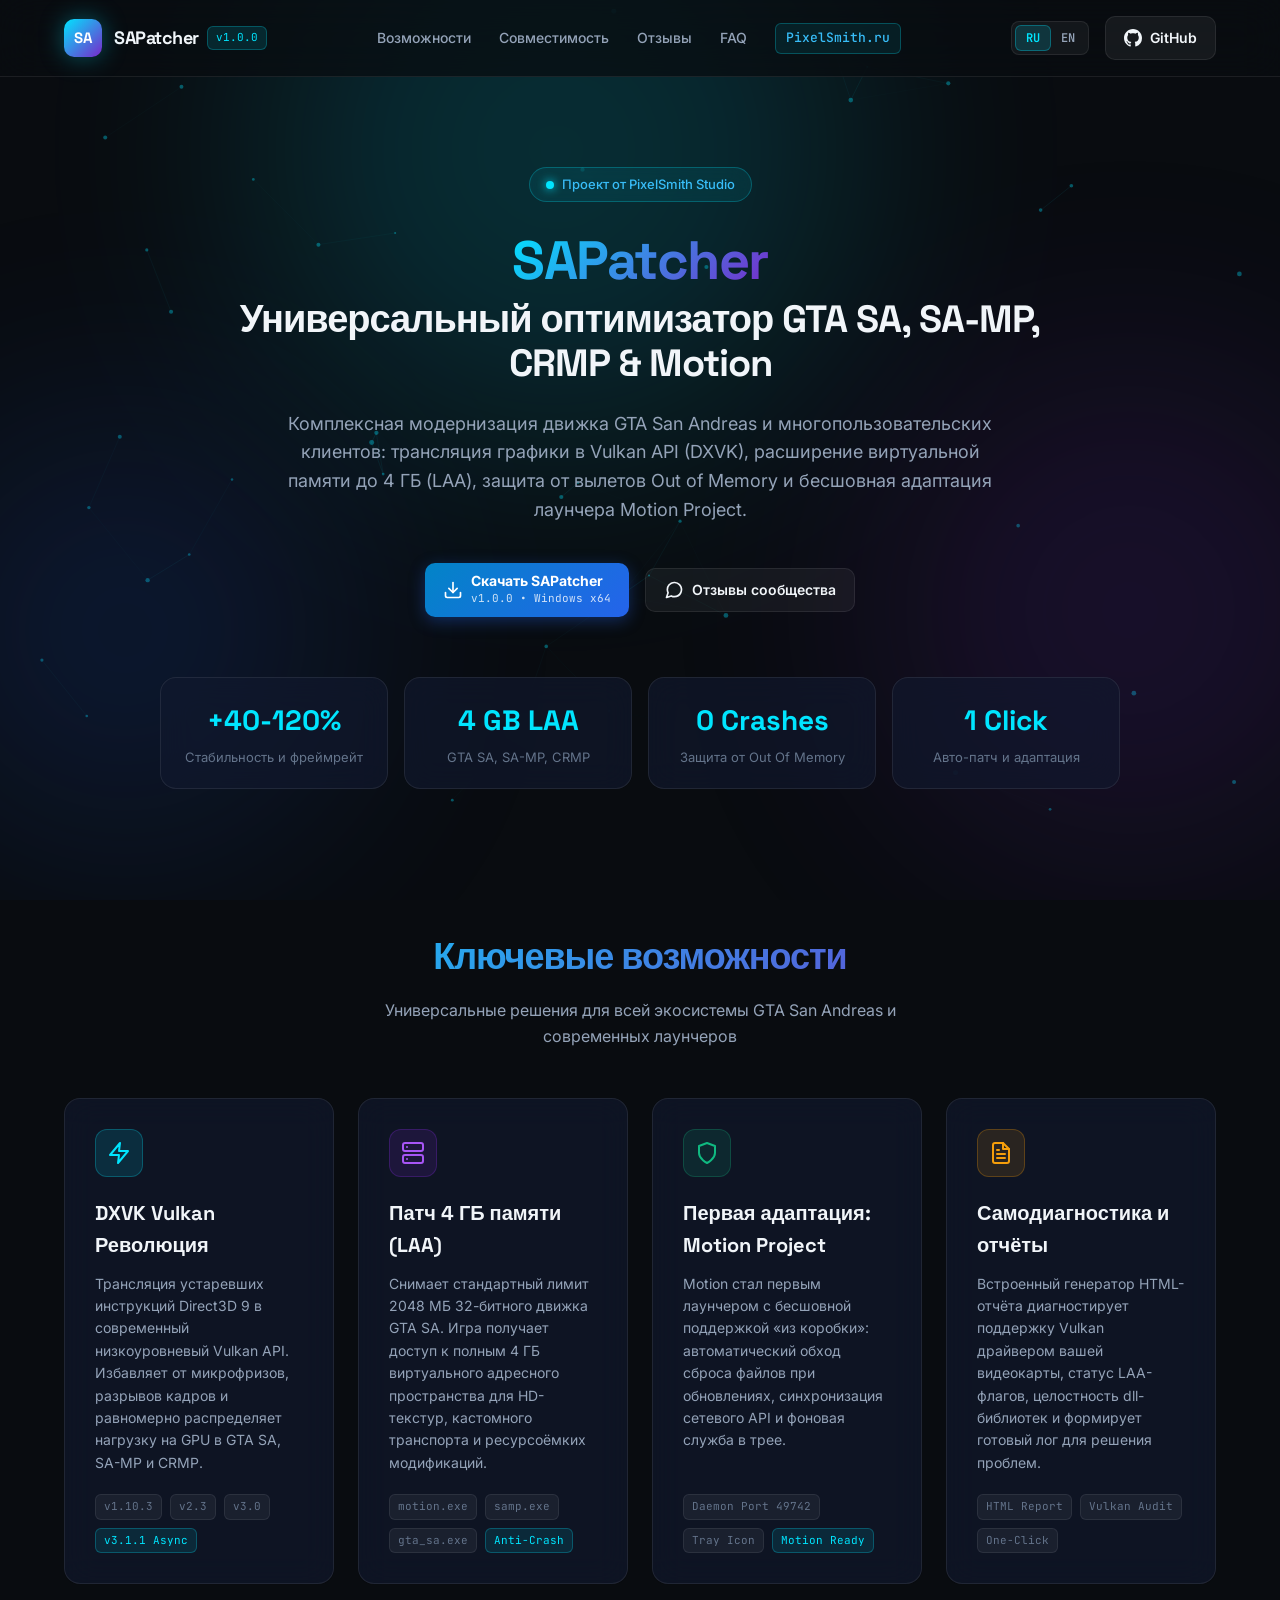
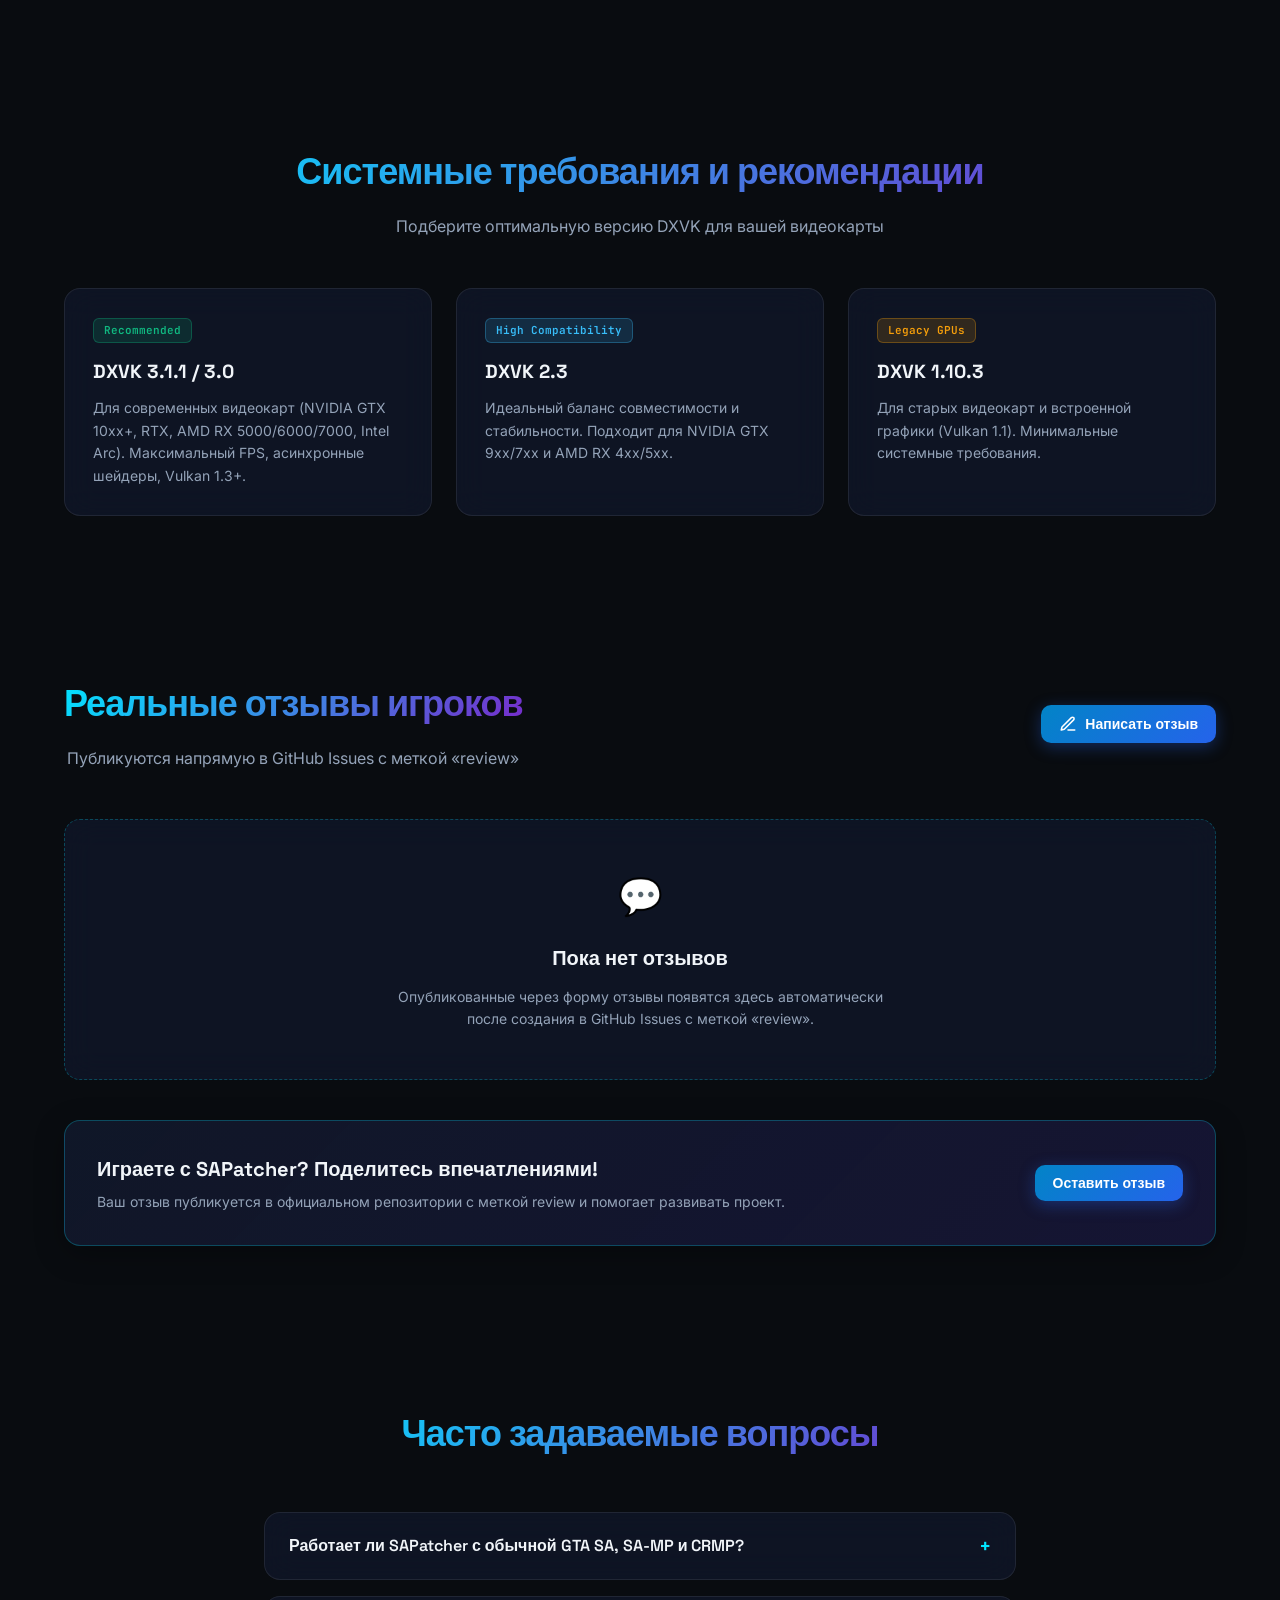
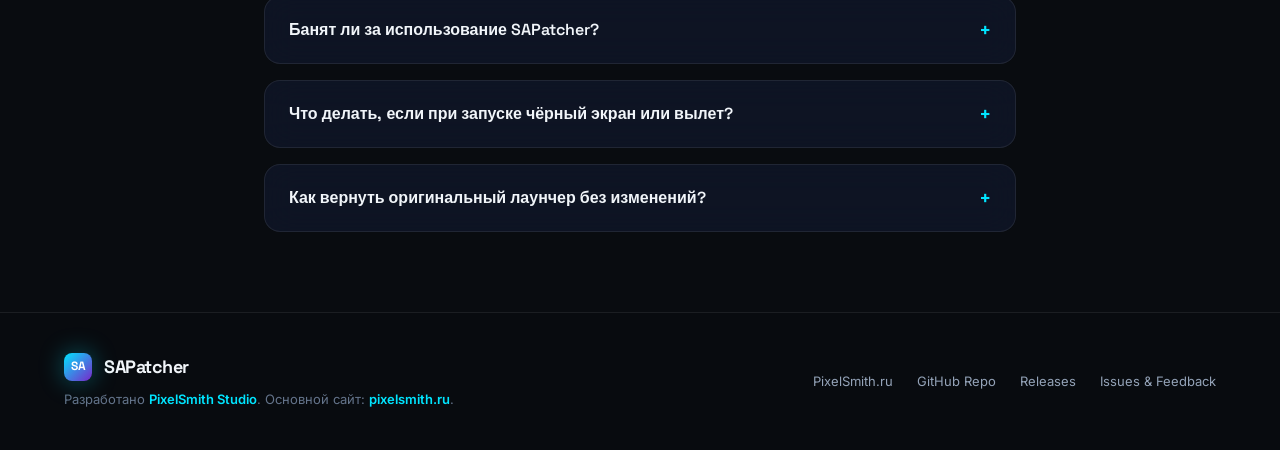
<file: index.html>
<!DOCTYPE html>
<html lang="ru">
<head>
  <meta charset="UTF-8">
  <meta name="viewport" content="width=device-width, initial-scale=1.0">
  <title>SAPatcher — Универсальный оптимизатор GTA SA, SA-MP, CRMP & Motion</title>
  <meta name="description" content="Официальный сайт SAPatcher от PixelSmith Studio. Низкоуровневый рендерер DXVK Vulkan, патч 4GB LAA для GTA SA, SA-MP, CRMP и бесшовная интеграция с Motion Launcher.">
  <meta name="keywords" content="SAPatcher, PixelSmith Studio, GTA SA, SAMP, CRMP, Motion Project, DXVK, Vulkan, 4GB Patch, LAA, Оптимизация GTA, ФПС">
  <meta name="theme-color" content="#090c10">

  <!-- Open Graph -->
  <meta property="og:type" content="website">
  <meta property="og:title" content="SAPatcher — PixelSmith Studio">
  <meta property="og:description" content="Универсальный Vulkan & 4GB LAA оптимизатор для GTA SA, SA-MP, CRMP и Motion Project.">
  <meta property="og:url" content="https://passatb5by.github.io/SAPatch/">

  <!-- Fonts -->
  <link rel="preconnect" href="https://fonts.googleapis.com">
  <link rel="preconnect" href="https://fonts.gstatic.com" crossorigin>
  <link href="https://fonts.googleapis.com/css2?family=Inter:wght@300;400;500;600;700;800&family=JetBrains+Mono:wght@400;500;600;700&family=Space+Grotesk:wght@500;600;700&display=swap" rel="stylesheet">

  <link rel="stylesheet" href="styles.css">
</head>
<body>
  <!-- Ambient background canvas -->
  <div class="bg-network">
    <canvas id="particleCanvas"></canvas>
    <div class="radial-glow glow-1"></div>
    <div class="radial-glow glow-2"></div>
    <div class="radial-glow glow-3"></div>
  </div>

  <!-- Header / Navigation -->
  <header class="navbar">
    <div class="container nav-container">
      <a href="https://pixelsmith.ru" target="_blank" rel="noopener noreferrer" class="logo-group">
        <div class="logo-icon">
          <span>SA</span>
        </div>
        <div class="logo-text">
          <span class="logo-title">SAPatcher</span>
          <span class="logo-badge" id="navVersionBadge">v1.0.0</span>
        </div>
      </a>

      <nav class="nav-links">
        <a href="#features" data-i18n="nav.features">Возможности</a>
        <a href="#specs" data-i18n="nav.specs">Совместимость</a>
        <a href="#reviews" data-i18n="nav.reviews">Отзывы</a>
        <a href="#faq" data-i18n="nav.faq">FAQ</a>
        <a href="https://pixelsmith.ru" target="_blank" rel="noopener noreferrer" class="nav-studio-link">PixelSmith.ru</a>
      </nav>

      <div class="nav-actions">
        <!-- Language Switcher -->
        <div class="lang-switch" id="langSwitch">
          <button type="button" class="lang-btn active" data-lang="ru">RU</button>
          <button type="button" class="lang-btn" data-lang="en">EN</button>
        </div>

        <a href="https://github.com/PassatB5By/SAPatch" target="_blank" rel="noopener noreferrer" class="btn btn-github">
          <svg class="icon" viewBox="0 0 24 24" width="18" height="18" fill="currentColor">
            <path d="M12 0C5.37 0 0 5.37 0 12c0 5.31 3.435 9.795 8.205 11.385.6.105.825-.255.825-.57 0-.285-.015-1.23-.015-2.235-3.015.555-3.795-.735-4.035-1.41-.135-.345-.72-1.41-1.23-1.695-.42-.225-1.02-.78-.015-.795.945-.015 1.62.87 1.845 1.23 1.08 1.815 2.805 1.305 3.495.99.105-.78.42-1.305.765-1.605-2.67-.3-5.46-1.335-5.46-5.925 0-1.305.465-2.385 1.23-3.225-.12-.3-.54-1.53.12-3.18 0 0 1.005-.315 3.3 1.23.96-.27 1.98-.405 3-.405s2.04.135 3 .405c2.295-1.56 3.3-1.23 3.3-1.23.66 1.65.24 2.88.12 3.18.765.84 1.23 1.905 1.23 3.225 0 4.605-2.805 5.625-5.475 5.925.435.375.81 1.095.81 2.22 0 1.605-.015 2.895-.015 3.3 0 .315.225.69.825.57A12.02 12.02 0 0024 12c0-6.63-5.37-12-12-12z"/>
          </svg>
          <span>GitHub</span>
        </a>
      </div>
    </div>
  </header>

  <!-- Hero Section -->
  <section class="hero-section">
    <div class="container hero-container">
      <div class="hero-badge">
        <span class="status-dot"></span>
        <span data-i18n="hero.badge">Проект от PixelSmith Studio</span>
      </div>

      <h1 class="hero-title">
        <span class="gradient-text" data-i18n="hero.titleGradient">SAPatcher</span>
        <span class="title-sub" data-i18n="hero.titleSub">Универсальный оптимизатор GTA SA, SA-MP, CRMP & Motion</span>
      </h1>

      <p class="hero-desc" data-i18n="hero.description">
        Комплексная модернизация движка GTA San Andreas и многопользовательских клиентов: трансляция графики в Vulkan API (DXVK), расширение виртуальной памяти до 4 ГБ (LAA), защита от вылетов Out of Memory и бесшовная адаптация лаунчера Motion Project.
      </p>

      <div class="hero-buttons">
        <a id="btnDownloadLatest" href="https://github.com/PassatB5By/SAPatch/releases" target="_blank" rel="noopener noreferrer" class="btn btn-primary btn-glow">
          <svg class="icon" viewBox="0 0 24 24" width="20" height="20" fill="none" stroke="currentColor" stroke-width="2" stroke-linecap="round" stroke-linejoin="round">
            <path d="M21 15v4a2 2 0 0 1-2 2H5a2 2 0 0 1-2-2v-4"></path>
            <polyline points="7 10 12 15 17 10"></polyline>
            <line x1="12" y1="15" x2="12" y2="3"></line>
          </svg>
          <div class="btn-text-group">
            <span class="btn-title" id="btnDownloadTitle" data-i18n="hero.btnDownload">Скачать SAPatcher</span>
            <span class="btn-subtitle" id="releaseInfoText">v1.0.0 • Windows x64</span>
          </div>
        </a>

        <a href="#reviews" class="btn btn-secondary">
          <svg class="icon" viewBox="0 0 24 24" width="20" height="20" fill="none" stroke="currentColor" stroke-width="2" stroke-linecap="round" stroke-linejoin="round">
            <path d="M21 11.5a8.38 8.38 0 0 1-.9 3.8 8.5 8.5 0 0 1-7.6 4.7 8.38 8.38 0 0 1-3.8-.9L3 21l1.9-5.7a8.38 8.38 0 0 1-.9-3.8 8.5 8.5 0 0 1 4.7-7.6 8.38 8.38 0 0 1 3.8-.9h.5a8.48 8.48 0 0 1 8 8v.5z"></path>
          </svg>
          <span data-i18n="hero.btnReviews">Отзывы сообщества</span>
        </a>
      </div>

      <!-- Quick Metrics Grid -->
      <div class="metrics-grid">
        <div class="metric-card">
          <div class="metric-value">+40-120%</div>
          <div class="metric-label" data-i18n="hero.metricFps">Стабильность и фреймрейт</div>
        </div>
        <div class="metric-card">
          <div class="metric-value">4 GB LAA</div>
          <div class="metric-label" data-i18n="hero.metricRam">GTA SA, SA-MP, CRMP</div>
        </div>
        <div class="metric-card">
          <div class="metric-value">0 Crashes</div>
          <div class="metric-label" data-i18n="hero.metricCrash">Защита от Out Of Memory</div>
        </div>
        <div class="metric-card">
          <div class="metric-value">1 Click</div>
          <div class="metric-label" data-i18n="hero.metricInstall">Авто-патч и адаптация</div>
        </div>
      </div>
    </div>
  </section>

  <!-- Features Section -->
  <section id="features" class="section">
    <div class="container">
      <div class="section-header">
        <h2 class="section-title gradient-text" data-i18n="features.title">Ключевые возможности</h2>
        <p class="section-subtitle" data-i18n="features.subtitle">Универсальные решения для всей экосистемы GTA San Andreas и современных лаунчеров</p>
      </div>

      <div class="features-grid">
        <!-- Feature 1 -->
        <div class="feature-card">
          <div class="feature-icon icon-cyan">
            <svg viewBox="0 0 24 24" width="24" height="24" fill="none" stroke="currentColor" stroke-width="2" stroke-linecap="round" stroke-linejoin="round">
              <polygon points="13 2 3 14 12 14 11 22 21 10 12 10 13 2"></polygon>
            </svg>
          </div>
          <h3 class="feature-title" data-i18n="features.dxvk.title">DXVK Vulkan Революция</h3>
          <p class="feature-desc" data-i18n="features.dxvk.desc">
            Трансляция устаревших инструкций Direct3D 9 в современный низкоуровневый Vulkan API. Избавляет от микрофризов, разрывов кадров и равномерно распределяет нагрузку на GPU в GTA SA, SA-MP и CRMP.
          </p>
          <div class="feature-tags">
            <span class="tag">v1.10.3</span>
            <span class="tag">v2.3</span>
            <span class="tag">v3.0</span>
            <span class="tag tag-accent">v3.1.1 Async</span>
          </div>
        </div>

        <!-- Feature 2 -->
        <div class="feature-card">
          <div class="feature-icon icon-purple">
            <svg viewBox="0 0 24 24" width="24" height="24" fill="none" stroke="currentColor" stroke-width="2" stroke-linecap="round" stroke-linejoin="round">
              <rect x="2" y="2" width="20" height="8" rx="2" ry="2"></rect>
              <rect x="2" y="14" width="20" height="8" rx="2" ry="2"></rect>
              <line x1="6" y1="6" x2="6.01" y2="6"></line>
              <line x1="6" y1="18" x2="6.01" y2="18"></line>
            </svg>
          </div>
          <h3 class="feature-title" data-i18n="features.laa.title">Патч 4 ГБ памяти (LAA)</h3>
          <p class="feature-desc" data-i18n="features.laa.desc">
            Снимает стандартный лимит 2048 МБ 32-битного движка GTA SA. Игра получает доступ к полным 4 ГБ виртуального адресного пространства для HD-текстур, кастомного транспорта и ресурсоёмких модификаций.
          </p>
          <div class="feature-tags">
            <span class="tag">motion.exe</span>
            <span class="tag">samp.exe</span>
            <span class="tag">gta_sa.exe</span>
            <span class="tag tag-accent">Anti-Crash</span>
          </div>
        </div>

        <!-- Feature 3 -->
        <div class="feature-card">
          <div class="feature-icon icon-emerald">
            <svg viewBox="0 0 24 24" width="24" height="24" fill="none" stroke="currentColor" stroke-width="2" stroke-linecap="round" stroke-linejoin="round">
              <path d="M12 22s8-4 8-10V5l-8-3-8 3v7c0 6 8 10 8 10z"></path>
            </svg>
          </div>
          <h3 class="feature-title" data-i18n="features.guard.title">Первая адаптация: Motion Project</h3>
          <p class="feature-desc" data-i18n="features.guard.desc">
            Motion стал первым лаунчером с бесшовной поддержкой «из коробки»: автоматический обход сброса файлов при обновлениях, синхронизация сетевого API и фоновая служба в трее.
          </p>
          <div class="feature-tags">
            <span class="tag">Daemon Port 49742</span>
            <span class="tag">Tray Icon</span>
            <span class="tag tag-accent">Motion Ready</span>
          </div>
        </div>

        <!-- Feature 4 -->
        <div class="feature-card">
          <div class="feature-icon icon-amber">
            <svg viewBox="0 0 24 24" width="24" height="24" fill="none" stroke="currentColor" stroke-width="2" stroke-linecap="round" stroke-linejoin="round">
              <path d="M14 2H6a2 2 0 0 0-2 2v16a2 2 0 0 0 2 2h12a2 2 0 0 0 2-2V8z"></path>
              <polyline points="14 2 14 8 20 8"></polyline>
              <line x1="16" y1="13" x2="8" y2="13"></line>
              <line x1="16" y1="17" x2="8" y2="17"></line>
              <polyline points="10 9 9 9 8 9"></polyline>
            </svg>
          </div>
          <h3 class="feature-title" data-i18n="features.diag.title">Самодиагностика и отчёты</h3>
          <p class="feature-desc" data-i18n="features.diag.desc">
            Встроенный генератор HTML-отчёта диагностирует поддержку Vulkan драйвером вашей видеокарты, статус LAA-флагов, целостность dll-библиотек и формирует готовый лог для решения проблем.
          </p>
          <div class="feature-tags">
            <span class="tag">HTML Report</span>
            <span class="tag">Vulkan Audit</span>
            <span class="tag">One-Click</span>
          </div>
        </div>
      </div>
    </div>
  </section>

  <!-- System Specifications -->
  <section id="specs" class="section specs-section">
    <div class="container">
      <div class="section-header">
        <h2 class="section-title gradient-text" data-i18n="specs.title">Системные требования и рекомендации</h2>
        <p class="section-subtitle" data-i18n="specs.subtitle">Подберите оптимальную версию DXVK для вашей видеокарты</p>
      </div>

      <div class="specs-grid">
        <div class="spec-card">
          <div class="spec-badge badge-green">Recommended</div>
          <h3 class="spec-title">DXVK 3.1.1 / 3.0</h3>
          <p class="spec-desc" data-i18n="specs.recModern">Для современных видеокарт (NVIDIA GTX 10xx+, RTX, AMD RX 5000/6000/7000, Intel Arc). Максимальный FPS, асинхронные шейдеры, Vulkan 1.3+.</p>
        </div>

        <div class="spec-card">
          <div class="spec-badge badge-blue">High Compatibility</div>
          <h3 class="spec-title">DXVK 2.3</h3>
          <p class="spec-desc" data-i18n="specs.recBalanced">Идеальный баланс совместимости и стабильности. Подходит для NVIDIA GTX 9xx/7xx и AMD RX 4xx/5xx.</p>
        </div>

        <div class="spec-card">
          <div class="spec-badge badge-amber">Legacy GPUs</div>
          <h3 class="spec-title">DXVK 1.10.3</h3>
          <p class="spec-desc" data-i18n="specs.recLegacy">Для старых видеокарт и встроенной графики (Vulkan 1.1). Минимальные системные требования.</p>
        </div>
      </div>
    </div>
  </section>

  <!-- Reviews & Community Feedback Section -->
  <section id="reviews" class="section reviews-section">
    <div class="container">
      <div class="section-header">
        <div class="review-header-flex">
          <div>
            <h2 class="section-title gradient-text" data-i18n="reviews.title">Реальные отзывы игроков</h2>
            <p class="section-subtitle" data-i18n="reviews.subtitle">Публикуются напрямую в GitHub Issues с меткой «review»</p>
          </div>
          <button type="button" id="btnOpenReviewModal" class="btn btn-primary">
            <svg class="icon" viewBox="0 0 24 24" width="18" height="18" fill="none" stroke="currentColor" stroke-width="2" stroke-linecap="round" stroke-linejoin="round">
              <path d="M12 20h9"></path>
              <path d="M16.5 3.5a2.121 2.121 0 0 1 3 3L7 19l-4 1 1-4L16.5 3.5z"></path>
            </svg>
            <span data-i18n="reviews.btnWrite">Написать отзыв</span>
          </button>
        </div>
      </div>

      <!-- Reviews Feed -->
      <div id="reviewsContainer" class="reviews-grid">
        <div class="loading-spinner-wrapper">
          <div class="spinner"></div>
          <span data-i18n="reviews.loading">Загрузка отзывов из GitHub Issues...</span>
        </div>
      </div>

      <!-- Call to Action Banner -->
      <div class="reviews-cta-card">
        <div class="reviews-cta-content">
          <h3 data-i18n="reviews.ctaTitle">Играете с SAPatcher? Поделитесь впечатлениями!</h3>
          <p data-i18n="reviews.ctaSubtitle">Ваш отзыв публикуется в официальном репозитории с меткой <code>review</code> и помогает развивать проект.</p>
        </div>
        <button type="button" class="btn btn-primary btnOpenReviewModalTrigger" data-i18n="reviews.ctaBtn">Оставить отзыв</button>
      </div>
    </div>
  </section>

  <!-- FAQ Section -->
  <section id="faq" class="section">
    <div class="container faq-container">
      <div class="section-header">
        <h2 class="section-title gradient-text" data-i18n="faq.title">Часто задаваемые вопросы</h2>
      </div>

      <div class="faq-accordion">
        <div class="faq-item">
          <button class="faq-question">
            <span data-i18n="faq.q1">Работает ли SAPatcher с обычной GTA SA, SA-MP и CRMP?</span>
            <span class="faq-icon">+</span>
          </button>
          <div class="faq-answer">
            <p data-i18n="faq.a1">Да! SAPatcher разработан как универсальное решение для GTA San Andreas, клиентов SA-MP и CRMP. Он снимает лимит памяти 4GB LAA и внедряет Vulkan-транслятор DXVK в любую сборку. Motion Project — это первый лаунчер, для которого реализована полная бесшовная интеграция.</p>
          </div>
        </div>

        <div class="faq-item">
          <button class="faq-question">
            <span data-i18n="faq.q2">Банят ли за использование SAPatcher?</span>
            <span class="faq-icon">+</span>
          </button>
          <div class="faq-answer">
            <p data-i18n="faq.a2">Нет. SAPatcher является графическим оптимизатором и расширителем памяти. Он не содержит читов, инжекторов стороннего кода или запрещённых модификаций, сохраняя 100% совместимость с античитами серверов.</p>
          </div>
        </div>

        <div class="faq-item">
          <button class="faq-question">
            <span data-i18n="faq.q3">Что делать, если при запуске чёрный экран или вылет?</span>
            <span class="faq-icon">+</span>
          </button>
          <div class="faq-answer">
            <p data-i18n="faq.a3">Попробуйте переключить версию DXVK в SAPatcher на более раннюю (например, 2.3 или 1.10.3), либо обновите видеодрайвер. Также используйте встроенную кнопку «Генерация отчёта диагностики» для выявления несовместимостей.</p>
          </div>
        </div>

        <div class="faq-item">
          <button class="faq-question">
            <span data-i18n="faq.q4">Как вернуть оригинальный лаунчер без изменений?</span>
            <span class="faq-icon">+</span>
          </button>
          <div class="faq-answer">
            <p data-i18n="faq.a4">В интерфейсе SAPatcher нажмите кнопку «Откатить лаунчер». Программа восстановит оригинальный немодифицированный app.asar из резервной копии.</p>
          </div>
        </div>
      </div>
    </div>
  </section>

  <!-- Footer -->
  <footer class="footer">
    <div class="container footer-container">
      <div class="footer-left">
        <div class="logo-group">
          <div class="logo-icon small"><span>SA</span></div>
          <span class="logo-title">SAPatcher</span>
        </div>
        <p class="footer-copy">
          Разработано <a href="https://pixelsmith.ru" target="_blank" rel="noopener noreferrer" class="studio-link">PixelSmith Studio</a>. Основной сайт: <a href="https://pixelsmith.ru" target="_blank" rel="noopener noreferrer" class="studio-link">pixelsmith.ru</a>.
        </p>
      </div>

      <div class="footer-links">
        <a href="https://pixelsmith.ru" target="_blank" rel="noopener noreferrer">PixelSmith.ru</a>
        <a href="https://github.com/PassatB5By/SAPatch" target="_blank" rel="noopener noreferrer">GitHub Repo</a>
        <a href="https://github.com/PassatB5By/SAPatch/releases" target="_blank" rel="noopener noreferrer">Releases</a>
        <a href="https://github.com/PassatB5By/SAPatch/issues" target="_blank" rel="noopener noreferrer">Issues & Feedback</a>
      </div>
    </div>
  </footer>

  <!-- Write Review Modal -->
  <div id="reviewModal" class="modal-overlay">
    <div class="modal-card">
      <div class="modal-header">
        <div class="modal-title-group">
          <h3 class="modal-title" data-i18n="modal.title">Написать отзыв о SAPatcher</h3>
          <p class="modal-desc" data-i18n="modal.desc">Отзыв публикуется напрямую в GitHub Issues с меткой «review»</p>
        </div>
        <button type="button" id="btnCloseReviewModal" class="btn-close">&times;</button>
      </div>

      <!-- Mode Selector -->
      <div class="review-mode-selector">
        <button type="button" class="mode-tab active" data-mode="github" id="tabModeGithub">
          <svg class="icon" viewBox="0 0 24 24" width="16" height="16" fill="currentColor">
            <path d="M12 0C5.37 0 0 5.37 0 12c0 5.31 3.435 9.795 8.205 11.385.6.105.825-.255.825-.57 0-.285-.015-1.23-.015-2.235-3.015.555-3.795-.735-4.035-1.41-.135-.345-.72-1.41-1.23-1.695-.42-.225-1.02-.78-.015-.795.945-.015 1.62.87 1.845 1.23 1.08 1.815 2.805 1.305 3.495.99.105-.78.42-1.305.765-1.605-2.67-.3-5.46-1.335-5.46-5.925 0-1.305.465-2.385 1.23-3.225-.12-.3-.54-1.53.12-3.18 0 0 1.005-.315 3.3 1.23.96-.27 1.98-.405 3-.405s2.04.135 3 .405c2.295-1.56 3.3-1.23 3.3-1.23.66 1.65.24 2.88.12 3.18.765.84 1.23 1.905 1.23 3.225 0 4.605-2.805 5.625-5.475 5.925.435.375.81 1.095.81 2.22 0 1.605-.015 2.895-.015 3.3 0 .315.225.69.825.57A12.02 12.02 0 0024 12c0-6.63-5.37-12-12-12z"/>
          </svg>
          <span data-i18n="modal.tabGithub">С аккаунтом GitHub</span>
        </button>
        <button type="button" class="mode-tab" data-mode="guest" id="tabModeGuest">
          <svg class="icon" viewBox="0 0 24 24" width="16" height="16" fill="none" stroke="currentColor" stroke-width="2" stroke-linecap="round" stroke-linejoin="round">
            <path d="M20 21v-2a4 4 0 0 0-4-4H8a4 4 0 0 0-4 4v2"></path>
            <circle cx="12" cy="7" r="4"></circle>
          </svg>
          <span data-i18n="modal.tabGuest">Без аккаунта (GitHub Access)</span>
        </button>
      </div>

      <form id="reviewForm" class="review-form">
        <!-- Guest Notice Box -->
        <div id="guestNoticeBox" class="guest-notice-box" style="display: none;">
          <span data-i18n="modal.guestNotice">Отзыв будет автоматически опубликован ботом через GitHub Access. Пожалуйста, укажите контакт (Email, VK или Discord) для защиты от спама.</span>
        </div>

        <!-- Rating Stars -->
        <div class="form-group">
          <label class="form-label" data-i18n="modal.ratingLabel">Оценка:</label>
          <div class="star-rating" id="starRating">
            <button type="button" class="star-btn" data-value="1">★</button>
            <button type="button" class="star-btn" data-value="2">★</button>
            <button type="button" class="star-btn" data-value="3">★</button>
            <button type="button" class="star-btn" data-value="4">★</button>
            <button type="button" class="star-btn active" data-value="5">★</button>
          </div>
          <input type="hidden" id="reviewRatingInput" value="5">
        </div>

        <div class="form-row">
          <div class="form-group flex-1" id="authorGroup">
            <label class="form-label" for="reviewAuthor" data-i18n="modal.authorLabel">Ваше имя или ник:</label>
            <input type="text" id="reviewAuthor" class="form-input" placeholder="e.g. Alex_Driver" required>
          </div>

          <div class="form-group flex-1">
            <label class="form-label" for="reviewCategory" data-i18n="modal.categoryLabel">Любимая функция / Клиент:</label>
            <select id="reviewCategory" class="form-input">
              <option value="GTA SA & SA-MP">GTA San Andreas & SA-MP</option>
              <option value="CRMP & Radmir">CRMP & Radmir</option>
              <option value="Motion Project">Motion Project Launcher</option>
              <option value="DXVK Vulkan FPS Boost">DXVK Vulkan (FPS Boost)</option>
              <option value="4GB RAM Memory Patch">4GB RAM Patch (No Crashes)</option>
              <option value="General Overall">Overall Experience</option>
            </select>
          </div>
        </div>

        <!-- Guest Contact Row (Hidden by default for GitHub mode) -->
        <div class="form-row guest-only-field" id="guestContactRow" style="display: none;">
          <div class="form-group" style="width: 140px;">
            <label class="form-label" for="reviewContactType" data-i18n="modal.contactTypeLabel">Связь:</label>
            <select id="reviewContactType" class="form-input">
              <option value="Email">Email</option>
              <option value="VK">ВКонтакте (VK)</option>
              <option value="Discord">Discord</option>
            </select>
          </div>
          <div class="form-group flex-1">
            <label class="form-label" for="reviewContactValue" data-i18n="modal.contactValueLabel">Почта / VK / Discord *:</label>
            <input type="text" id="reviewContactValue" class="form-input" placeholder="e.g. alex@mail.ru или vk.com/id..." data-i18n-placeholder="modal.contactPlaceholder">
          </div>
        </div>

        <div class="form-group">
          <label class="form-label" for="reviewTitle" data-i18n="modal.summaryLabel">Краткий заголовок:</label>
          <input type="text" id="reviewTitle" class="form-input" placeholder="e.g. Плавный FPS и исчезли вылеты памяти!" required>
        </div>

        <div class="form-group">
          <label class="form-label" for="reviewPros" data-i18n="modal.prosLabel">Что понравилось (Плюсы):</label>
          <input type="text" id="reviewPros" class="form-input" placeholder="e.g. Высокий FPS, лёгкая установка в один клик">
        </div>

        <div class="form-group">
          <label class="form-label" for="reviewBody" data-i18n="modal.commentLabel">Подробный комментарий:</label>
          <textarea id="reviewBody" rows="4" class="form-input form-textarea" placeholder="Расскажите о вашем игровом опыте, стабильности, FPS до и после патча..." required></textarea>
        </div>

        <!-- Status Alert Box -->
        <div id="modalStatusAlert" class="modal-status-alert"></div>

        <!-- Submission Options -->
        <div class="modal-footer">
          <div class="auth-notice" id="authNoticeBox">
            <span class="auth-icon" id="authNoticeIcon">ℹ️</span>
            <span id="authNoticeText" data-i18n="modal.authNotice">Публикация происходит через GitHub с вашим профилем.</span>
          </div>
          <button type="submit" id="btnSubmitReview" class="btn btn-primary btn-submit-review">
            <svg id="submitBtnIcon" class="icon" viewBox="0 0 24 24" width="18" height="18" fill="currentColor">
              <path d="M12 0C5.37 0 0 5.37 0 12c0 5.31 3.435 9.795 8.205 11.385.6.105.825-.255.825-.57 0-.285-.015-1.23-.015-2.235-3.015.555-3.795-.735-4.035-1.41-.135-.345-.72-1.41-1.23-1.695-.42-.225-1.02-.78-.015-.795.945-.015 1.62.87 1.845 1.23 1.08 1.815 2.805 1.305 3.495.99.105-.78.42-1.305.765-1.605-2.67-.3-5.46-1.335-5.46-5.925 0-1.305.465-2.385 1.23-3.225-.12-.3-.54-1.53.12-3.18 0 0 1.005-.315 3.3 1.23.96-.27 1.98-.405 3-.405s2.04.135 3 .405c2.295-1.56 3.3-1.23 3.3-1.23.66 1.65.24 2.88.12 3.18.765.84 1.23 1.905 1.23 3.225 0 4.605-2.805 5.625-5.475 5.925.435.375.81 1.095.81 2.22 0 1.605-.015 2.895-.015 3.3 0 .315.225.69.825.57A12.02 12.02 0 0024 12c0-6.63-5.37-12-12-12z"/>
            </svg>
            <span id="btnSubmitReviewText" data-i18n="modal.btnPublish">Опубликовать в GitHub</span>
          </button>
        </div>
      </form>
    </div>
  </div>

  <script src="app.js"></script>
</body>
</html>
</file>
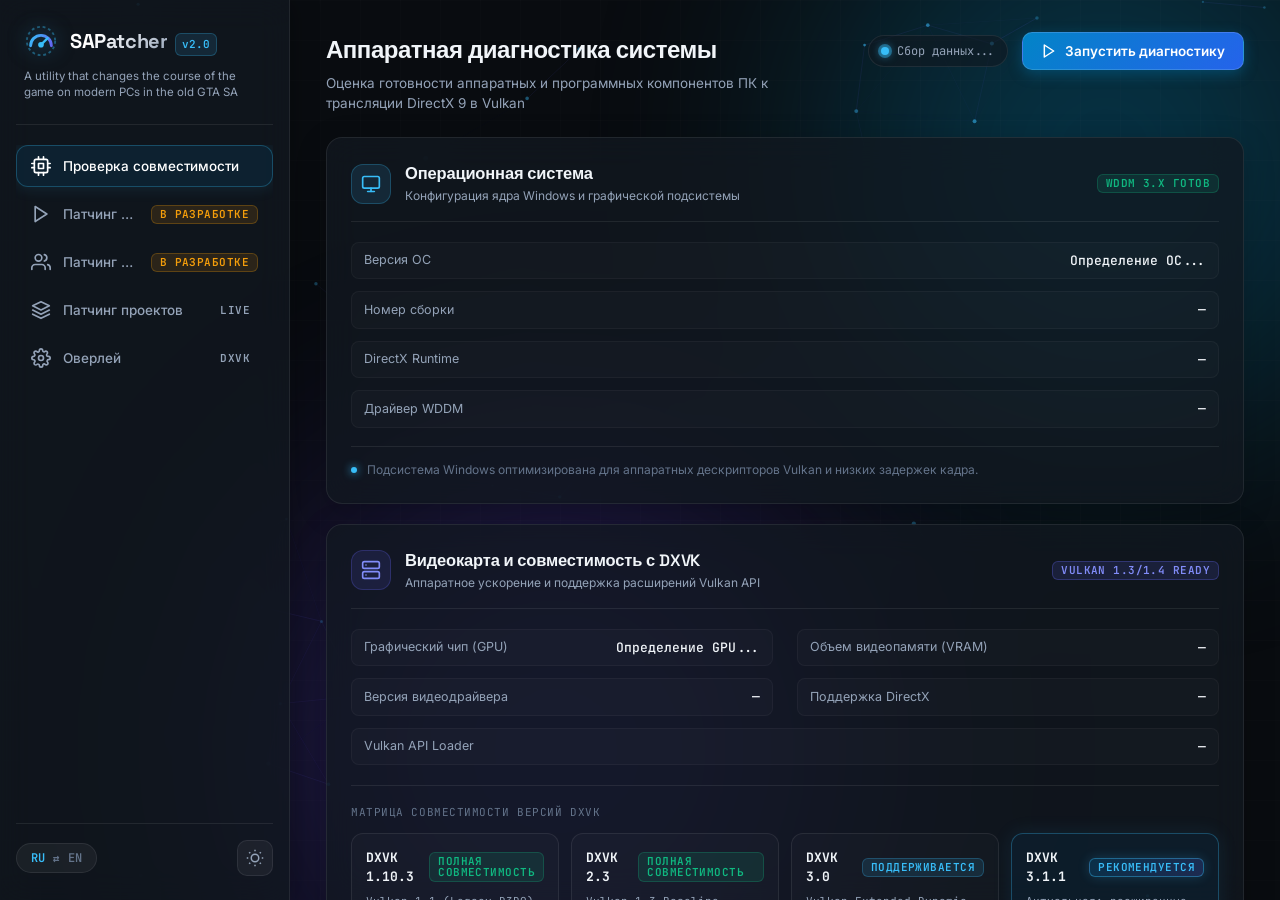
<file: wwwroot/index.html>
<!DOCTYPE html>
<html lang="ru" data-theme="dark">
<head>
  <meta charset="UTF-8">
  <meta name="viewport" content="width=device-width, initial-scale=1.0">
  <title>SAPatcher 2.0</title>
  <link rel="preconnect" href="https://fonts.googleapis.com">
  <link rel="preconnect" href="https://fonts.gstatic.com" crossorigin>
  <link href="https://fonts.googleapis.com/css2?family=Inter:wght@400;500;600;700&family=JetBrains+Mono:wght@400;500;600;700&family=Space+Grotesk:wght@600;700&display=swap" rel="stylesheet">
  <link rel="stylesheet" href="styles.css">
</head>
<body>
  <div class="bg-layer">
    <canvas id="bgCanvas"></canvas>
    <div class="bg-glow bg-glow--1"></div>
    <div class="bg-glow bg-glow--2"></div>
    <div class="bg-grid-overlay"></div>
  </div>

  <div class="app-shell settings-shell">
    <aside class="settings-nav">
      <div class="brand-block">
        <div class="brand-logo-wrap">
          <svg class="brand-icon" viewBox="0 0 36 36" fill="none" xmlns="http://www.w3.org/2000/svg">
            <circle cx="18" cy="18" r="15" stroke="currentColor" stroke-width="2" stroke-dasharray="3 3" opacity="0.4"/>
            <path d="M7 23C7 16.9249 11.9249 12 18 12C24.0751 12 29 16.9249 29 23" stroke="url(#logoGrad)" stroke-width="3" stroke-linecap="round"/>
            <circle cx="18" cy="22" r="3" fill="#38bdf8"/>
            <line x1="18" y1="22" x2="25" y2="15" stroke="#38bdf8" stroke-width="2.5" stroke-linecap="round"/>
            <defs>
              <linearGradient id="logoGrad" x1="7" y1="12" x2="29" y2="23" gradientUnits="userSpaceOnUse">
                <stop stop-color="#38bdf8"/>
                <stop offset="1" stop-color="#6366f1"/>
              </linearGradient>
            </defs>
          </svg>
          <div class="brand-meta">
            <span class="brand-name">SAPatcher</span>
            <span class="brand-badge font-mono">v2.0</span>
          </div>
        </div>
        <p class="brand-desc" data-i18n="app.slogan">A utility that changes the course of the game on modern PCs in the old GTA SA</p>
      </div>

      <nav class="nav-list" id="mainNav">
        <button type="button" class="nav-item active" data-tab="tab-compatibility" id="navCompatibility">
          <div class="nav-item-icon">
            <svg viewBox="0 0 24 24" fill="none" stroke="currentColor" stroke-width="2" stroke-linecap="round" stroke-linejoin="round">
              <rect x="4" y="4" width="16" height="16" rx="2"/>
              <rect x="9" y="9" width="6" height="6"/>
              <path d="M9 1v3M15 1v3M9 20v3M15 20v3M20 9h3M20 14h3M1 9h3M1 14h3"/>
            </svg>
          </div>
          <span class="nav-label" data-i18n="nav.compatibility">Проверка совместимости</span>
        </button>

        <button type="button" class="nav-item" data-tab="tab-crmp" id="navCrmp">
          <div class="nav-item-icon">
            <svg viewBox="0 0 24 24" fill="none" stroke="currentColor" stroke-width="2" stroke-linecap="round" stroke-linejoin="round">
              <polygon points="5 3 19 12 5 21 5 3"/>
            </svg>
          </div>
          <span class="nav-label" data-i18n="nav.crmp">Патчинг CRMP</span>
          <span class="badge badge-wip font-mono" data-i18n="nav.wip_badge">WIP</span>
        </button>

        <button type="button" class="nav-item" data-tab="tab-samp" id="navSamp">
          <div class="nav-item-icon">
            <svg viewBox="0 0 24 24" fill="none" stroke="currentColor" stroke-width="2" stroke-linecap="round" stroke-linejoin="round">
              <path d="M17 21v-2a4 4 0 0 0-4-4H5a4 4 0 0 0-4 4v2"/>
              <circle cx="9" cy="7" r="4"/>
              <path d="M23 21v-2a4 4 0 0 0-3-3.87"/>
              <path d="M16 3.13a4 4 0 0 1 0 7.75"/>
            </svg>
          </div>
          <span class="nav-label" data-i18n="nav.samp">Патчинг SAMP</span>
          <span class="badge badge-wip font-mono" data-i18n="nav.wip_badge">WIP</span>
        </button>

        <button type="button" class="nav-item" data-tab="tab-projects" id="navProjects">
          <div class="nav-item-icon">
            <svg viewBox="0 0 24 24" fill="none" stroke="currentColor" stroke-width="2" stroke-linecap="round" stroke-linejoin="round">
              <polygon points="12 2 2 7 12 12 22 7 12 2"/>
              <polyline points="2 17 12 22 22 17"/>
              <polyline points="2 12 12 17 22 12"/>
            </svg>
          </div>
          <span class="nav-label" data-i18n="nav.projects">Патчинг проектов</span>
          <span class="badge badge-active font-mono" id="navProjectsBadge" data-i18n="nav.projects_badge">LIVE</span>
        </button>

        <button type="button" class="nav-item" data-tab="tab-overlay" id="navOverlay">
          <div class="nav-item-icon">
            <svg viewBox="0 0 24 24" fill="none" stroke="currentColor" stroke-width="2" stroke-linecap="round" stroke-linejoin="round">
              <circle cx="12" cy="12" r="3"/>
              <path d="M19.4 15a1.65 1.65 0 0 0 .33 1.82l.06.06a2 2 0 0 1 0 2.83 2 2 0 0 1-2.83 0l-.06-.06a1.65 1.65 0 0 0-1.82-.33 1.65 1.65 0 0 0-1 1.51V21a2 2 0 0 1-2 2 2 2 0 0 1-2-2v-.09A1.65 1.65 0 0 0 9 19.4a1.65 1.65 0 0 0-1.82.33l-.06.06a2 2 0 0 1-2.83 0 2 2 0 0 1 0-2.83l.06-.06a1.65 1.65 0 0 0 .33-1.82 1.65 1.65 0 0 0-1.51-1H3a2 2 0 0 1-2-2 2 2 0 0 1 2-2h.09A1.65 1.65 0 0 0 4.6 9a1.65 1.65 0 0 0-.33-1.82l-.06-.06a2 2 0 0 1 0-2.83 2 2 0 0 1 2.83 0l.06.06a1.65 1.65 0 0 0 1.82.33H9a1.65 1.65 0 0 0 1-1.51V3a2 2 0 0 1 2-2 2 2 0 0 1 2 2v.09a1.65 1.65 0 0 0 1.51 1.65 1.65 0 0 0 1.82-.33l.06-.06a2 2 0 0 1 2.83 0 2 2 0 0 1 0 2.83l-.06.06a1.65 1.65 0 0 0-.33 1.82V9a1.65 1.65 0 0 0 1.51 1H21a2 2 0 0 1 2 2 2 2 0 0 1-2 2h-.09a1.65 1.65 0 0 0-1.51 1z"/>
            </svg>
          </div>
          <span class="nav-label" data-i18n="nav.overlay">Оверлей</span>
          <span class="badge badge-cyan font-mono" id="navOverlayBadge" data-i18n="nav.overlay_badge">DXVK</span>
        </button>

        <button type="button" class="nav-item" data-tab="tab-standalone-laa" id="navStandaloneLaa" style="display: none;">
          <div class="nav-item-icon">
            <svg viewBox="0 0 24 24" fill="none" stroke="currentColor" stroke-width="2" stroke-linecap="round" stroke-linejoin="round">
              <rect x="2" y="2" width="20" height="8" rx="2" ry="2"/>
              <rect x="2" y="14" width="20" height="8" rx="2" ry="2"/>
              <line x1="6" y1="6" x2="6.01" y2="6"/>
              <line x1="6" y1="18" x2="6.01" y2="18"/>
            </svg>
          </div>
          <span class="nav-label" data-i18n="nav.standalone_laa">Патч 4 ГБ ОЗУ</span>
          <span class="badge badge-emerald font-mono" id="navStandaloneLaaBadge" data-i18n="nav.standalone_laa_badge">4GB LAA</span>
        </button>
      </nav>

      <div class="settings-nav-footer">
        <div class="footer-control-row">
          <button type="button" class="lang-toggle-pill" id="langToggleBtn" title="Переключить язык">
            <span class="lang-indicator" id="langCurrent">RU</span>
            <span class="lang-arrow">⇄</span>
            <span class="lang-alt" id="langAlt">EN</span>
          </button>
          <button type="button" class="theme-toggle-btn" id="themeToggleBtn" aria-label="Сменить тему">
            <svg class="theme-icon-sun" viewBox="0 0 24 24" fill="none" stroke="currentColor" stroke-width="2">
              <circle cx="12" cy="12" r="5"/>
              <line x1="12" y1="1" x2="12" y2="3"/>
              <line x1="12" y1="21" x2="12" y2="23"/>
              <line x1="4.22" y1="4.22" x2="5.64" y2="5.64"/>
              <line x1="18.36" y1="18.36" x2="19.78" y2="19.78"/>
              <line x1="1" y1="12" x2="3" y2="12"/>
              <line x1="21" y1="12" x2="23" y2="12"/>
              <line x1="4.22" y1="19.78" x2="5.64" y2="18.36"/>
              <line x1="18.36" y1="5.64" x2="19.78" y2="4.22"/>
            </svg>
            <svg class="theme-icon-moon" viewBox="0 0 24 24" fill="none" stroke="currentColor" stroke-width="2">
              <path d="M21 12.79A9 9 0 1 1 11.21 3 7 7 0 0 0 21 12.79z"/>
            </svg>
          </button>
        </div>
      </div>
    </aside>

    <main class="settings-main">
      <section class="settings-panel active animate-enter" id="tab-compatibility">
        <div class="panel-header">
          <div class="panel-header-info">
            <h1 class="panel-title" data-i18n="diagnostics.title">Аппаратная диагностика системы</h1>
            <p class="panel-subtitle" data-i18n="diagnostics.subtitle">Оценка готовности аппаратных и программных компонентов ПК к трансляции DirectX 9 в Vulkan</p>
          </div>
          <div class="panel-header-actions">
            <div class="status-indicator">
              <span class="status-dot-inline status-dot--scanning" id="systemStatusDot"></span>
              <span class="status-text font-mono" id="systemStatusText">Сбор данных...</span>
            </div>
            <button type="button" class="btn btn-primary" id="runDiagnosticsBtn">
              <span class="btn-loader"></span>
              <span class="btn-icon">
                <svg viewBox="0 0 24 24" fill="none" stroke="currentColor" stroke-width="2.2" stroke-linecap="round" stroke-linejoin="round">
                  <polygon points="5 3 19 12 5 21 5 3"/>
                </svg>
              </span>
              <span class="btn-text" data-i18n="diagnostics.run_btn">Запустить диагностику</span>
            </button>
          </div>
        </div>

        <div class="dev-gpu-mock-bar" id="devGpuMockBar" style="display: none; margin-bottom: 20px; padding: 10px 16px; background: rgba(255, 171, 0, 0.08); border: 1px solid rgba(255, 171, 0, 0.28); border-radius: 10px; align-items: center; justify-content: space-between; gap: 14px; flex-wrap: wrap;">
          <div style="display: flex; align-items: center; gap: 10px;">
            <span style="font-size: 16px;">🛠️</span>
            <div>
              <span class="font-mono" style="font-weight: 700; color: #ffab00; font-size: 0.85rem;">[DEV MODE] Эмуляция видеокарты (GPU Mock):</span>
              <span class="text-muted" style="font-size: 0.76rem; display: block;">Тестирование поведения оверлея и DXVK на различных GPU</span>
            </div>
          </div>
          <div style="display: flex; align-items: center; gap: 8px;">
            <select id="devGpuPresetSelect" class="form-select font-mono" style="padding: 5px 10px; border-radius: 6px; font-size: 0.8rem; cursor: pointer;">
              <option value="real">Реальная видеокарта (Real GPU)</option>
              <option value="rtx4090">NVIDIA GeForce RTX 4090 (24 GB • Vulkan 1.4)</option>
              <option value="rx7900xtx">AMD Radeon RX 7900 XTX (24 GB • Vulkan 1.3)</option>
              <option value="gtx1060">NVIDIA GeForce GTX 1060 (6 GB • Vulkan 1.3)</option>
              <option value="gtx750ti">NVIDIA GeForce GTX 750 Ti (2 GB • Vulkan 1.2 Kepler)</option>
              <option value="intel_uhd630">Intel UHD Graphics 630 (Shared VRAM)</option>
              <option value="intel_hd4000">Intel HD Graphics 4000 (Без Vulkan • D3D9 Only)</option>
            </select>
            <button type="button" class="btn btn-secondary font-mono" id="btnApplyGpuMock" style="padding: 5px 12px; font-size: 0.78rem;">Применить</button>
            <button type="button" class="btn btn-secondary font-mono" id="btnResetGpuMock" style="padding: 5px 12px; font-size: 0.78rem;">Сброс</button>
            <span class="badge badge-warning font-mono" id="devGpuActiveBadge" style="display: none;">MOCK ACTIVE</span>
          </div>
        </div>

        <div class="diagnostics-grid">
          <div class="glass-card os-card">
            <div class="card-header">
              <div class="card-header-title-wrap">
                <div class="card-icon card-icon--os">
                  <svg viewBox="0 0 24 24" fill="none" stroke="currentColor" stroke-width="2" stroke-linecap="round" stroke-linejoin="round">
                    <rect x="2" y="3" width="20" height="14" rx="2" ry="2"/>
                    <line x1="8" y1="21" x2="16" y2="21"/>
                    <line x1="12" y1="17" x2="12" y2="21"/>
                  </svg>
                </div>
                <div>
                  <h2 class="card-title" data-i18n="os.card_title">Операционная система</h2>
                  <p class="card-subtitle" data-i18n="os.card_subtitle">Конфигурация ядра Windows и графической подсистемы</p>
                </div>
              </div>
              <span class="badge badge-success font-mono" id="osBadge" data-i18n="os.badge_ready">Определение...</span>
            </div>

            <div class="specs-list">
              <div class="spec-row">
                <span class="spec-label" data-i18n="os.param_name">Версия ОС</span>
                <span class="spec-val font-mono" id="osNameVal">Определение ОС...</span>
              </div>
              <div class="spec-row">
                <span class="spec-label" data-i18n="os.param_build">Номер сборки</span>
                <span class="spec-val font-mono" id="osBuildVal">—</span>
              </div>
              <div class="spec-row">
                <span class="spec-label" data-i18n="os.param_runtime">DirectX Runtime</span>
                <span class="spec-val font-mono" id="osRuntimeVal">—</span>
              </div>
              <div class="spec-row">
                <span class="spec-label" data-i18n="os.param_wddm">Драйвер WDDM</span>
                <span class="spec-val font-mono" id="osWddmVal">—</span>
              </div>
            </div>

            <div class="card-footer-note">
              <div class="note-dot"></div>
              <p class="note-text" data-i18n="os.note">Подсистема Windows оптимизирована для аппаратных дескрипторов Vulkan и низких задержек кадра.</p>
            </div>
          </div>

          <div class="glass-card gpu-card">
            <div class="card-header">
              <div class="card-header-title-wrap">
                <div class="card-icon card-icon--gpu">
                  <svg viewBox="0 0 24 24" fill="none" stroke="currentColor" stroke-width="2" stroke-linecap="round" stroke-linejoin="round">
                    <rect x="2" y="2" width="20" height="8" rx="2" ry="2"/>
                    <rect x="2" y="14" width="20" height="8" rx="2" ry="2"/>
                    <line x1="6" y1="6" x2="6.01" y2="6"/>
                    <line x1="6" y1="18" x2="6.01" y2="18"/>
                  </svg>
                </div>
                <div>
                  <h2 class="card-title" data-i18n="gpu.card_title">Видеокарта и совместимость с DXVK</h2>
                  <p class="card-subtitle" data-i18n="gpu.card_subtitle">Аппаратное ускорение и поддержка расширений Vulkan API</p>
                </div>
              </div>
              <span class="badge badge-accent font-mono" id="gpuBadge" data-i18n="gpu.badge_ready">Определение...</span>
            </div>

            <div class="specs-list specs-list--2cols">
              <div class="spec-row">
                <span class="spec-label" data-i18n="gpu.param_model">Графический чип (GPU)</span>
                <span class="spec-val font-mono" id="gpuModelVal">Определение GPU...</span>
              </div>
              <div class="spec-row">
                <span class="spec-label" data-i18n="gpu.param_vram">Объем видеопамяти (VRAM)</span>
                <span class="spec-val font-mono" id="gpuVramVal">—</span>
              </div>
              <div class="spec-row">
                <span class="spec-label" data-i18n="gpu.param_driver">Версия видеодрайвера</span>
                <span class="spec-val font-mono" id="gpuDriverVal">—</span>
              </div>
              <div class="spec-row">
                <span class="spec-label" data-i18n="gpu.param_directx">Поддержка DirectX</span>
                <span class="spec-val font-mono" id="gpuDirectxVal">—</span>
              </div>
              <div class="spec-row spec-row--span2">
                <span class="spec-label" data-i18n="gpu.param_vulkan">Vulkan API Loader</span>
                <span class="spec-val font-mono" id="gpuVulkanVal">—</span>
              </div>
            </div>

            <div class="dxvk-matrix-section">
              <span class="matrix-section-title font-mono" data-i18n="gpu.grid_title">Матрица совместимости версий DXVK</span>
              <div class="dxvk-tiers-grid">
                <div class="dxvk-tier-card" id="tierDxvk1103">
                  <div class="tier-top">
                    <span class="tier-version font-mono" data-i18n="gpu.dxvk1103_title">DXVK 1.10.3</span>
                    <span class="badge badge-success font-mono" data-i18n="gpu.dxvk1103_badge">Полная совместимость</span>
                  </div>
                  <span class="tier-spec font-mono" data-i18n="gpu.dxvk1103_spec">Vulkan 1.1 (Legacy D3D9)</span>
                </div>

                <div class="dxvk-tier-card" id="tierDxvk23">
                  <div class="tier-top">
                    <span class="tier-version font-mono" data-i18n="gpu.dxvk23_title">DXVK 2.3</span>
                    <span class="badge badge-success font-mono" data-i18n="gpu.dxvk23_badge">Полная совместимость</span>
                  </div>
                  <span class="tier-spec font-mono" data-i18n="gpu.dxvk23_spec">Vulkan 1.3 Baseline</span>
                </div>

                <div class="dxvk-tier-card" id="tierDxvk30">
                  <div class="tier-top">
                    <span class="tier-version font-mono" data-i18n="gpu.dxvk30_title">DXVK 3.0</span>
                    <span class="badge badge-info font-mono" data-i18n="gpu.dxvk30_badge">Поддерживается</span>
                  </div>
                  <span class="tier-spec font-mono" data-i18n="gpu.dxvk30_spec">Vulkan Extended Dynamic State</span>
                </div>

                <div class="dxvk-tier-card tier-card--highlight" id="tierDxvk311">
                  <div class="tier-top">
                    <span class="tier-version font-mono" data-i18n="gpu.dxvk311_title">DXVK 3.1.1</span>
                    <span class="badge badge-highlight font-mono" data-i18n="gpu.dxvk311_badge">Рекомендуется</span>
                  </div>
                  <span class="tier-spec font-mono" data-i18n="gpu.dxvk311_spec">Актуальная: расширенные пайплайны</span>
                </div>
              </div>
            </div>

            <div class="gpu-verdict-box" id="gpuVerdictBox">
              <div class="verdict-icon">
                <svg viewBox="0 0 24 24" fill="none" stroke="currentColor" stroke-width="2.5">
                  <polyline points="20 6 9 17 4 12"/>
                </svg>
              </div>
              <div class="verdict-content">
                <p class="verdict-title font-heading" id="gpuVerdictTitle" data-i18n="gpu.verdict_text">Ваша видеокарта полностью поддерживает DXVK 3.1.1 для трансляции GTA SA.</p>
                <p class="verdict-desc" id="gpuVerdictDesc" data-i18n="gpu.verdict_desc">Доступна полная аппаратная компиляция шейдеров в память GPU без фризов при первом запуске.</p>
              </div>
            </div>
          </div>

          <div class="glass-card cpu-card">
            <div class="card-header">
              <div class="card-header-title-wrap">
                <div class="card-icon card-icon--cpu">
                  <svg viewBox="0 0 24 24" fill="none" stroke="currentColor" stroke-width="2" stroke-linecap="round" stroke-linejoin="round">
                    <rect x="4" y="4" width="16" height="16" rx="2"/>
                    <rect x="9" y="9" width="6" height="6"/>
                    <line x1="9" y1="1" x2="9" y2="4"/>
                    <line x1="15" y1="1" x2="15" y2="4"/>
                    <line x1="9" y1="20" x2="9" y2="23"/>
                    <line x1="15" y1="20" x2="15" y2="23"/>
                    <line x1="20" y1="9" x2="23" y2="9"/>
                    <line x1="20" y1="14" x2="23" y2="14"/>
                    <line x1="1" y1="9" x2="4" y2="9"/>
                    <line x1="1" y1="14" x2="4" y2="14"/>
                  </svg>
                </div>
                <div>
                  <h2 class="card-title" data-i18n="cpu.card_title">Процессор и готовность к Vulkan</h2>
                  <p class="card-subtitle" data-i18n="cpu.card_subtitle">Многопоточный оверхед и поддержка векторных инструкций</p>
                </div>
              </div>
              <span class="badge badge-success font-mono" id="cpuBadge" data-i18n="cpu.badge_ready">Определение...</span>
            </div>

            <div class="specs-list specs-list--2cols">
              <div class="spec-row">
                <span class="spec-label" data-i18n="cpu.param_model">Модель процессора</span>
                <span class="spec-val font-mono" id="cpuModelVal">Определение CPU...</span>
              </div>
              <div class="spec-row">
                <span class="spec-label" data-i18n="cpu.param_topology">Ядра и потоки</span>
                <span class="spec-val font-mono" id="cpuTopologyVal">—</span>
              </div>
              <div class="spec-row">
                <span class="spec-label" data-i18n="cpu.param_clock">Тактовая частота</span>
                <span class="spec-val font-mono" id="cpuClockVal">—</span>
              </div>
              <div class="spec-row">
                <span class="spec-label" data-i18n="cpu.param_instructions">Инструкции</span>
                <div class="instruction-tags">
                  <span class="instruction-badge font-mono" id="sse42Badge">SSE4.2</span>
                  <span class="instruction-badge font-mono" id="avx2Badge">AVX2</span>
                </div>
              </div>
            </div>

            <div class="cpu-overhead-box">
              <div class="overhead-top-row">
                <span class="overhead-title font-mono" data-i18n="cpu.overhead_title">Запас мощности CPU для рендеринга Vulkan</span>
                <span class="overhead-score font-mono" id="cpuOverheadScore">—</span>
              </div>
              <div class="overhead-progress-track">
                <div class="overhead-progress-fill" id="cpuOverheadBar" style="width: 50%"></div>
              </div>
              <div class="overhead-bottom-row">
                <div class="overhead-status-tag">
                  <span class="status-dot-inline status-dot--ready"></span>
                  <span class="overhead-status-label font-mono" id="cpuOverheadStatus" data-i18n="cpu.overhead_status">Оценка оверхеда...</span>
                </div>
                <p class="overhead-desc" data-i18n="cpu.overhead_desc">Трансляция DXVK разгружает однопоточный драйвер D3D9 и распределяет вызовы отрисовки по всем логическим ядрам процессора.</p>
              </div>
            </div>
          </div>

          <div class="glass-card display-card">
            <div class="card-header">
              <div class="card-header-title-wrap">
                <div class="card-icon card-icon--display">
                  <svg viewBox="0 0 24 24" fill="none" stroke="currentColor" stroke-width="2" stroke-linecap="round" stroke-linejoin="round">
                    <rect x="2" y="3" width="20" height="14" rx="2"/>
                    <line x1="8" y1="21" x2="16" y2="21"/>
                    <line x1="12" y1="17" x2="12" y2="21"/>
                  </svg>
                </div>
                <div>
                  <h2 class="card-title" data-i18n="display.card_title">Дисплей и видеорежимы</h2>
                  <p class="card-subtitle" data-i18n="display.card_subtitle">Параметры экрана, частота обновления и поддержка HDR</p>
                </div>
              </div>
              <span class="badge badge-accent font-mono" id="displayBadge" data-i18n="display.badge_ready">Определение...</span>
            </div>

            <div class="specs-list specs-list--2cols">
              <div class="spec-row">
                <span class="spec-label" data-i18n="display.param_model">Модель монитора</span>
                <span class="spec-val font-mono" id="displayModelVal">Определение дисплея...</span>
              </div>
              <div class="spec-row">
                <span class="spec-label" data-i18n="display.param_resolution">Текущее разрешение</span>
                <span class="spec-val font-mono" id="displayResVal">—</span>
              </div>
              <div class="spec-row">
                <span class="spec-label" data-i18n="display.param_current_hz">Установленная герцовка</span>
                <span class="spec-val font-mono" id="displayCurrentHzVal">—</span>
              </div>
              <div class="spec-row">
                <span class="spec-label" data-i18n="display.param_max_hz">Максимальная герцовка</span>
                <span class="spec-val font-mono" id="displayMaxHzVal">—</span>
              </div>
              <div class="spec-row">
                <span class="spec-label" data-i18n="display.param_hdr">Поддержка HDR</span>
                <span class="spec-val font-mono" id="displayHdrVal">—</span>
              </div>
              <div class="spec-row">
                <span class="spec-label" data-i18n="display.param_colors">Глубина цвета</span>
                <span class="spec-val font-mono" id="displayColorVal">—</span>
              </div>
              <div class="spec-row">
                <span class="spec-label" data-i18n="display.param_vrr">Переменная частота (VRR)</span>
                <span class="spec-val font-mono" id="displayVrrVal">—</span>
              </div>
              <div class="spec-row">
                <span class="spec-label" data-i18n="display.param_vulkan_wsi">Vulkan Present Mode</span>
                <span class="spec-val font-mono" id="displayVulkanWsiVal">—</span>
              </div>
            </div>

            <div class="card-footer-note">
              <div class="note-dot"></div>
              <p class="note-text" data-i18n="display.note">Трансляция DXVK в Vulkan позволяет GTA SA стабильно работать на высокой частоте 144–200 Гц с разблокированным физическим движком.</p>
            </div>
          </div>
        </div>
      </section>

      <section class="settings-panel" id="tab-crmp">
        <div class="panel-header">
          <div class="panel-header-info">
            <h1 class="panel-title" data-i18n="patching.crmp_title">Патчинг CRMP (GTA Criminal Russia)</h1>
            <p class="panel-subtitle" data-i18n="patching.crmp_desc">Интеграция DXVK трансляции для клиента CRMP. Включает адаптацию под кастомные интерфейсы, фикс крашей шрифтов и синхронизацию кадровой частоты.</p>
          </div>
          <span class="badge badge-wip font-mono" data-i18n="patching.wip_badge">Разработка</span>
        </div>

        <div class="wip-container glass-card">
          <div class="wip-icon-halo">
            <svg viewBox="0 0 24 24" fill="none" stroke="currentColor" stroke-width="2">
              <polygon points="5 3 19 12 5 21 5 3"/>
            </svg>
          </div>
          <h2 class="wip-title font-heading" data-i18n="patching.status_in_dev">Модуль находится в активной разработке</h2>
          <p class="wip-desc" data-i18n="patching.crmp_desc">Интеграция DXVK трансляции для клиента CRMP. Включает адаптацию под кастомные интерфейсы, фикс крашей шрифтов и синхронизацию кадровой частоты.</p>
          <div class="wip-actions">
            <button type="button" class="btn btn-secondary trigger-wip-dialog" data-feature="CRMP">
              <span class="btn-text" data-i18n="patching.btn_apply">Применить оптимизацию Vulkan</span>
            </button>
          </div>
        </div>
      </section>

      <section class="settings-panel" id="tab-samp">
        <div class="panel-header">
          <div class="panel-header-info">
            <h1 class="panel-title" data-i18n="patching.samp_title">Патчинг SAMP (San Andreas Multiplayer)</h1>
            <p class="panel-subtitle" data-i18n="patching.samp_desc">Инъекция оптимизированных библиотек d3d9.dll и dxvk.conf в директорию клиента SA-MP с поддержкой 2K/4K разрешений и стабильным лимитом 60-144 FPS.</p>
          </div>
          <span class="badge badge-wip font-mono" data-i18n="patching.wip_badge">Разработка</span>
        </div>

        <div class="wip-container glass-card">
          <div class="wip-icon-halo">
            <svg viewBox="0 0 24 24" fill="none" stroke="currentColor" stroke-width="2">
              <path d="M17 21v-2a4 4 0 0 0-4-4H5a4 4 0 0 0-4 4v2"/>
              <circle cx="9" cy="7" r="4"/>
              <path d="M23 21v-2a4 4 0 0 0-3-3.87"/>
              <path d="M16 3.13a4 4 0 0 1 0 7.75"/>
            </svg>
          </div>
          <h2 class="wip-title font-heading" data-i18n="patching.status_in_dev">Модуль находится в активной разработке</h2>
          <p class="wip-desc" data-i18n="patching.samp_desc">Инъекция оптимизированных библиотек d3d9.dll и dxvk.conf в директорию клиента SA-MP с поддержкой 2K/4K разрешений и стабильным лимитом 60-144 FPS.</p>
          <div class="wip-actions">
            <button type="button" class="btn btn-secondary trigger-wip-dialog" data-feature="SAMP">
              <span class="btn-text" data-i18n="patching.btn_apply">Применить оптимизацию Vulkan</span>
            </button>
          </div>
        </div>
      </section>

      <section class="settings-panel" id="tab-projects">
        <div class="panel-header">
          <div class="panel-header-info">
            <h1 class="panel-title" data-i18n="projects.panel_title">Патчинг проектов и лаунчеров</h1>
            <p class="panel-subtitle" data-i18n="projects.panel_subtitle">Универсальный профилировщик и инжектор DXVK / 4GB RAM Patch для кастомных лаунчеров CRMP и SAMP</p>
          </div>
          <div class="panel-header-actions">
            <span class="badge badge-accent font-mono" id="projectsDevModeBadge" style="display: none; padding: 6px 12px; font-size: 11px; letter-spacing: 0.05em; cursor: pointer;" title="Режим разработчика активен (защита снята). Кликните для отключения">
              DEV MODE: PROTECTION OFF
            </span>
            <button type="button" class="btn btn-secondary" id="projectsRescanAllBtn">
              <span class="btn-icon">
                <svg viewBox="0 0 24 24" fill="none" stroke="currentColor" stroke-width="2">
                  <path d="M21.5 2v6h-6M21.34 15.57a10 10 0 1 1-.57-8.38l5.67-5.67"/>
                </svg>
              </span>
              <span class="btn-text" data-i18n="projects.btn_rescan_all">Поиск лаунчеров</span>
            </button>
          </div>
        </div>

        <div class="motion-featured-tile glass-card" id="tileMotionProject">
          <div class="xbox-tile-glow"></div>
          <div class="motion-tile-content">
            <div class="motion-tile-main">
              <div class="xbox-tile-icon-box xbox-tile-icon--motion">
                <span class="motion-icon-glyph font-heading">M</span>
              </div>
              <div class="motion-tile-info">
                <div class="motion-tile-tags">
                  <span class="xbox-tile-kicker font-mono" data-i18n="projects.motion_kicker">CRMP NEXT-GEN ROLEPLAY</span>
                  <div class="xbox-tile-status-tag font-mono" id="tileMotionStatusBadge">
                    <span class="status-dot-inline status-dot--ready"></span>
                    <span data-i18n="projects.motion_status_detected">Лаунчер обнаружен</span>
                  </div>
                </div>
                <h2 class="xbox-tile-title font-heading">MOTION PROJECT</h2>
                <p class="xbox-tile-subtitle" data-i18n="projects.motion_tile_desc">Кастомный игровой движок на базе GTA SA с HD-моделями, текстурами высокого разрешения и физикой.</p>
              </div>
            </div>
            <div class="motion-tile-side">
              <div class="motion-tile-meta font-mono">
                <span class="meta-item" id="tileMotionVersion">v1.2.46 (Squirrel Client)</span>
                <span class="meta-dot">•</span>
                <span class="meta-item">DXVK 1.10.3 / 2.3+ Ready</span>
                <span class="meta-dot">•</span>
                <span class="meta-item">4GB LAA</span>
              </div>
              <div class="motion-tile-tech-chips font-mono">
                <span class="badge badge-cyan">d3d9.seamless = True</span>
                <span class="badge badge-success">dxvk.hud (200 FPS)</span>
                <span class="badge badge-highlight">dxvk.tearFree = True</span>
              </div>
            </div>
          </div>
        </div>

        <div class="motion-studio-window glass-card" id="motionStudioWindow">
          <div class="studio-header">
            <div class="studio-header-title-wrap">
              <div class="studio-logo-badge font-heading">MP</div>
              <div>
                <div class="studio-title-row">
                  <h2 class="studio-title font-heading" data-i18n="motion.title">Motion Project — Конфигуратор Vulkan и 4GB LAA</h2>
                  <span class="badge badge-accent font-mono" id="motionVersionBadge">v1.2.46 (Electron amd64)</span>
                </div>
                <p class="studio-subtitle" data-i18n="motion.subtitle">Автоматическое определение пути Motion Launcher, инъекция транслятора DXVK и расширение доступной ОЗУ до 4 ГБ</p>
              </div>
            </div>
            <div class="studio-status-indicator">
              <span class="status-dot-inline status-dot--ready" id="motionStatusDot"></span>
              <span class="status-text font-mono" id="motionStatusText" data-i18n="motion.status_ready">Лаунчер готов к оптимизации</span>
            </div>
          </div>

          <div class="studio-section">
            <div class="studio-section-header">
              <div class="section-title-wrap">
                <span class="section-num font-mono">01</span>
                <span class="section-title font-heading" data-i18n="motion.section1_title">Исполняемый файл и каталог Motion Launcher</span>
              </div>
              <span class="badge badge-success font-mono" id="motionSourceBadge" data-i18n="motion.source_badge">AppData\Local (Обнаружен)</span>
            </div>

            <div class="path-detection-box">
              <div class="path-input-group">
                <div class="path-input-icon">
                  <svg viewBox="0 0 24 24" fill="none" stroke="currentColor" stroke-width="2">
                    <path d="M22 19a2 2 0 0 1-2 2H4a2 2 0 0 1-2-2V5a2 2 0 0 1 2-2h5l2 3h9a2 2 0 0 1 2 2z"/>
                  </svg>
                </div>
                <input type="text" class="path-input font-mono" id="motionLauncherPathInput" value="C:\Users\Gigabyte A320M-H\AppData\Local\motion-launcher\Motion Launcher.exe" spellcheck="false">
                <button type="button" class="btn btn-secondary path-btn" id="motionRescanBtn" title="Обнаружить лаунчер заново">
                  <svg viewBox="0 0 24 24" fill="none" stroke="currentColor" stroke-width="2">
                    <polyline points="23 4 23 10 17 10"/>
                    <path d="M20.49 15a9 9 0 1 1-2.12-9.36L23 10"/>
                  </svg>
                  <span class="btn-text" data-i18n="motion.btn_rescan">Поиск</span>
                </button>
                <button type="button" class="btn btn-secondary path-btn" id="motionBrowseBtn" title="Выбрать файл вручную">
                  <svg viewBox="0 0 24 24" fill="none" stroke="currentColor" stroke-width="2">
                    <circle cx="11" cy="11" r="8"/>
                    <line x1="21" y1="21" x2="16.65" y2="16.65"/>
                  </svg>
                  <span class="btn-text" data-i18n="motion.btn_browse">Обзор...</span>
                </button>
                <button type="button" class="btn btn-ghost path-btn" id="motionOpenFolderBtn" title="Открыть директорию лаунчера в Проводнике">
                  <svg viewBox="0 0 24 24" fill="none" stroke="currentColor" stroke-width="2">
                    <path d="M18 13v6a2 2 0 0 1-2 2H5a2 2 0 0 1-2-2V8a2 2 0 0 1 2-2h6"/>
                    <polyline points="15 3 21 3 21 9"/>
                    <line x1="10" y1="14" x2="21" y2="3"/>
                  </svg>
                  <span class="btn-text" data-i18n="motion.btn_open_folder">Папка</span>
                </button>
              </div>

              <div class="path-details-grid">
                <div class="path-detail-item">
                  <span class="detail-label" data-i18n="motion.detail_location">Расположение</span>
                  <span class="detail-val font-mono" id="motionDetailDir">%LOCALAPPDATA%\motion-launcher</span>
                </div>
                <div class="path-detail-item">
                  <span class="detail-label" data-i18n="motion.detail_version">Версия Squirrel</span>
                  <span class="detail-val font-mono" id="motionDetailVersion">1.2.46 (app-1.2.46)</span>
                </div>
                <div class="path-detail-item">
                  <span class="detail-label" data-i18n="motion.detail_size">Размер файла</span>
                  <span class="detail-val font-mono" id="motionDetailSize">381.5 КБ (Squirrel Launcher)</span>
                </div>
                <div class="path-detail-item">
                  <span class="detail-label" data-i18n="motion.detail_status">Статус лаунчера</span>
                  <span class="detail-val font-mono text-emerald" id="motionDetailStatus" data-i18n="motion.detail_status_ok">Готов к установке</span>
                </div>
                <div class="path-detail-item" style="grid-column: 1 / -1; border-top: 1px dashed rgba(0, 229, 255, 0.2); padding-top: 0.5rem; margin-top: 0.25rem;">
                  <span class="detail-label" style="color: #00e5ff;">Путь к игре (из лаунчера)</span>
                  <span class="detail-val font-mono text-cyan" id="motionDetailGamePath" style="word-break: break-all;">Ожидание первого запуска...</span>
                </div>
              </div>

              <div style="margin-top: 1rem; padding: 0.85rem 1rem; background: rgba(0, 229, 255, 0.04); border: 1px solid rgba(0, 229, 255, 0.18); border-radius: 10px;">
                <div style="display: flex; align-items: center; justify-content: space-between; margin-bottom: 0.5rem; flex-wrap: wrap; gap: 0.5rem;">
                  <div style="display: flex; align-items: center; gap: 0.5rem;">
                    <svg viewBox="0 0 24 24" fill="none" stroke="#00e5ff" stroke-width="2" style="width: 16px; height: 16px;">
                      <path d="M22 19a2 2 0 0 1-2 2H4a2 2 0 0 1-2-2V5a2 2 0 0 1 2-2h5l2 3h9a2 2 0 0 1 2 2z"/>
                    </svg>
                    <span class="font-heading" style="font-weight: 700; font-size: 0.88rem; color: var(--text-main);" data-i18n="motion.game_path_title">Каталог игры Motion Project (GTA San Andreas)</span>
                  </div>
                  <span class="badge badge-neutral font-mono" id="motionGamePathBadge" style="font-size: 0.72rem;">Поиск...</span>
                </div>

                <div class="path-input-group">
                  <div class="path-input-icon">
                    <svg viewBox="0 0 24 24" fill="none" stroke="#00e5ff" stroke-width="2">
                      <polygon points="5 3 19 12 5 21 5 3"/>
                    </svg>
                  </div>
                  <input type="text" class="path-input font-mono" id="motionGamePathInput" placeholder="C:\games\motion\Motion Project" spellcheck="false">
                  <button type="button" class="btn btn-primary path-btn" id="motionSaveGamePathBtn" title="Применить и зафиксировать путь к игре">
                    <svg viewBox="0 0 24 24" fill="none" stroke="currentColor" stroke-width="2">
                      <polyline points="20 6 9 17 4 12"/>
                    </svg>
                    <span class="btn-text" data-i18n="motion.btn_apply">Применить</span>
                  </button>
                  <button type="button" class="btn btn-secondary path-btn" id="motionBrowseGamePathBtn" title="Выбрать папку с игрой на диске">
                    <svg viewBox="0 0 24 24" fill="none" stroke="currentColor" stroke-width="2">
                      <circle cx="11" cy="11" r="8"/>
                      <line x1="21" y1="21" x2="16.65" y2="16.65"/>
                    </svg>
                    <span class="btn-text" data-i18n="motion.btn_browse">Папка...</span>
                  </button>
                  <button type="button" class="btn btn-secondary path-btn" id="motionBrowseGameFileBtn" title="Выбрать исполняемый файл игры (motion.exe или samp.exe)">
                    <svg viewBox="0 0 24 24" fill="none" stroke="currentColor" stroke-width="2">
                      <path d="M14 2H6a2 2 0 0 0-2 2v16a2 2 0 0 0 2 2h12a2 2 0 0 0 2-2V8z"/>
                      <polyline points="14 2 14 8 20 8"/>
                      <line x1="16" y1="13" x2="8" y2="13"/>
                      <line x1="16" y1="17" x2="8" y2="17"/>
                      <polyline points="10 9 9 9 8 9"/>
                    </svg>
                    <span class="btn-text" data-i18n="motion.btn_choose_exe">Файл .exe</span>
                  </button>
                  <button type="button" class="btn btn-secondary path-btn" id="motionDetectGamePathBtn" title="Получить путь к игре из настроек официального лаунчера">
                    <svg viewBox="0 0 24 24" fill="none" stroke="currentColor" stroke-width="2">
                      <polyline points="23 4 23 10 17 10"/>
                      <path d="M20.49 15a9 9 0 1 1-2.12-9.36L23 10"/>
                    </svg>
                    <span class="btn-text" data-i18n="motion.btn_from_launcher">Из лаунчера</span>
                  </button>
                  <button type="button" class="btn btn-ghost path-btn" id="motionOpenGameFolderBtn" title="Открыть папку с игрой в Проводнике">
                    <svg viewBox="0 0 24 24" fill="none" stroke="currentColor" stroke-width="2">
                      <path d="M18 13v6a2 2 0 0 1-2 2H5a2 2 0 0 1-2-2V8a2 2 0 0 1 2-2h6"/>
                      <polyline points="15 3 21 3 21 9"/>
                      <line x1="10" y1="14" x2="21" y2="3"/>
                    </svg>
                    <span class="btn-text" data-i18n="motion.btn_open_folder">Папка</span>
                  </button>
                </div>
              </div>

              <div class="glass-card game-guard-card" id="gameGuardCard" style="margin-top: 1rem; padding: 1.1rem 1.25rem; border: 1px solid rgba(0, 229, 255, 0.25); background: rgba(11, 19, 36, 0.65); border-radius: 12px;">
                <div style="display: flex; align-items: center; justify-content: space-between; flex-wrap: wrap; gap: 0.75rem; margin-bottom: 0.9rem; border-bottom: 1px solid rgba(255, 255, 255, 0.08); padding-bottom: 0.75rem;">
                  <div style="display: flex; align-items: center; gap: 0.75rem;">
                    <div class="card-icon card-icon--gpu" style="width: 32px; height: 32px; display: flex; align-items: center; justify-content: center; background: rgba(0, 229, 255, 0.15); border-radius: 8px; border: 1px solid rgba(0, 229, 255, 0.3);">
                      <svg viewBox="0 0 24 24" fill="none" stroke="#00e5ff" stroke-width="2" style="width: 18px; height: 18px;">
                        <path d="M12 22s8-4 8-10V5l-8-3-8 3v7c0 6 8 10 8 10z"/>
                        <path d="M9 12l2 2 4-4"/>
                      </svg>
                    </div>
                    <div>
                      <div style="display: flex; align-items: center; gap: 0.6rem;">
                        <span class="font-heading" style="font-weight: 700; font-size: 0.95rem; color: var(--text-main);" data-i18n="motion.game_guard_title">Защита папки игры, сверка веса DXVK и отпечаток</span>
                        <span class="badge badge-success font-mono" id="gameGuardStatusBadge">АКТИВНА</span>
                      </div>
                      <span class="font-mono" style="font-size: 0.78rem; color: var(--color-text-muted);" id="gameGuardPathLabel">Каталог игры: C:\games\motion\Motion Project</span>
                    </div>
                  </div>
                  <div style="display: flex; align-items: center; gap: 0.5rem; flex-wrap: wrap;">
                    <button type="button" class="btn btn-ghost btn-sm" id="gameGuardVerifyBtn" title="Проверить файлы игры и веса библиотек DXVK">
                      <svg viewBox="0 0 24 24" fill="none" stroke="currentColor" stroke-width="2" style="width: 14px; height: 14px; margin-right: 4px;">
                        <polyline points="23 4 23 10 17 10"/>
                        <path d="M20.49 15a9 9 0 1 1-2.12-9.36L23 10"/>
                      </svg>
                      <span data-i18n="motion.btn_verify_game">Проверить файлы</span>
                    </button>
                    <button type="button" class="btn btn-ghost btn-sm" id="gameGuardFingerprintBtn" title="Создать или обновить цифровой отпечаток файлов игры">
                      <svg viewBox="0 0 24 24" fill="none" stroke="#00e5ff" stroke-width="2" style="width: 14px; height: 14px; margin-right: 4px;">
                        <path d="M14 2H6a2 2 0 0 0-2 2v16a2 2 0 0 0 2 2h12a2 2 0 0 0 2-2V8z"></path>
                        <polyline points="14 2 14 8 20 8"></polyline>
                        <line x1="16" y1="13" x2="8" y2="13"></line>
                        <line x1="16" y1="17" x2="8" y2="17"></line>
                      </svg>
                      <span data-i18n="motion.btn_update_fingerprint">Обновить отпечаток</span>
                    </button>
                  </div>
                </div>
                <div class="game-guard-grid" style="display: grid; grid-template-columns: repeat(auto-fit, minmax(180px, 1fr)); gap: 0.75rem;">
                  <div class="guard-metric-item" style="padding: 0.65rem 0.85rem; background: rgba(255, 255, 255, 0.03); border-radius: 8px; border: 1px solid rgba(255, 255, 255, 0.06);">
                    <span style="display: block; font-size: 0.70rem; color: var(--color-text-muted); font-family: monospace; text-transform: uppercase;">Белый список EXE</span>
                    <span class="font-mono text-emerald" id="gameGuardWhitelistVal" style="font-size: 0.84rem; font-weight: 600;">7 разрешённых EXE (Чисто)</span>
                  </div>
                  <div class="guard-metric-item" style="padding: 0.65rem 0.85rem; background: rgba(255, 255, 255, 0.03); border-radius: 8px; border: 1px solid rgba(255, 255, 255, 0.06);">
                    <span style="display: block; font-size: 0.70rem; color: var(--color-text-muted); font-family: monospace; text-transform: uppercase;">Вес d3d9.dll (32-бит)</span>
                    <span class="font-mono text-cyan" id="gameGuardD3d9Val" style="font-size: 0.84rem; font-weight: 600;">DXVK 3.1.1 (7 856 142 Б)</span>
                  </div>
                  <div class="guard-metric-item" style="padding: 0.65rem 0.85rem; background: rgba(255, 255, 255, 0.03); border-radius: 8px; border: 1px solid rgba(255, 255, 255, 0.06);">
                    <span style="display: block; font-size: 0.70rem; color: var(--color-text-muted); font-family: monospace; text-transform: uppercase;">motion.exe (4 ГБ LAA)</span>
                    <span class="font-mono text-emerald" id="gameGuardMotionLaaVal" style="font-size: 0.84rem; font-weight: 600;">Активен (0x12F)</span>
                  </div>
                  <div class="guard-metric-item" style="padding: 0.65rem 0.85rem; background: rgba(255, 255, 255, 0.03); border-radius: 8px; border: 1px solid rgba(255, 255, 255, 0.06);">
                    <span style="display: block; font-size: 0.70rem; color: var(--color-text-muted); font-family: monospace; text-transform: uppercase;">samp.exe (4 ГБ LAA)</span>
                    <span class="font-mono text-emerald" id="gameGuardSampLaaVal" style="font-size: 0.84rem; font-weight: 600;">Активен (0x81AF)</span>
                  </div>
                  <div class="guard-metric-item" style="padding: 0.65rem 0.85rem; background: rgba(255, 255, 255, 0.03); border-radius: 8px; border: 1px solid rgba(255, 255, 255, 0.06);">
                    <span style="display: block; font-size: 0.70rem; color: var(--color-text-muted); font-family: monospace; text-transform: uppercase;">Отпечаток игры (Fingerprint)</span>
                    <span class="font-mono text-cyan" id="gameGuardFingerprintVal" style="font-size: 0.84rem; font-weight: 600;">1 715 файлов (SHA-256)</span>
                  </div>
                  <div class="guard-metric-item" style="padding: 0.65rem 0.85rem; background: rgba(255, 255, 255, 0.03); border-radius: 8px; border: 1px solid rgba(255, 255, 255, 0.06);">
                    <span style="display: block; font-size: 0.70rem; color: var(--color-text-muted); font-family: monospace; text-transform: uppercase;">Сторонние файлы / DLL</span>
                    <span class="font-mono text-emerald" id="gameGuardForeignFilesVal" style="font-size: 0.84rem; font-weight: 600;">Отсутствуют (Чисто)</span>
                  </div>
                </div>
              </div>
            </div>
          </div>

          <div class="studio-section">
            <div class="studio-section-header">
              <div class="section-title-wrap">
                <span class="section-num font-mono">02</span>
                <span class="section-title font-heading" data-i18n="motion.section2_title">Выбор пакета оптимизации (DXVK и патч 4 ГБ ОЗУ)</span>
              </div>
              <span class="badge badge-info font-mono" data-i18n="motion.options_badge">Настраиваемый профиль</span>
            </div>

            <div class="options-container">
              
              <div class="opt-group">
                <div class="opt-group-header">
                  <span class="opt-group-title font-mono" data-i18n="motion.dxvk_select_title">1. ВЫБОР ВЕРСИИ ТРАНСЛЯТОРА DXVK:</span>
                  <span class="opt-group-hint" data-i18n="motion.dxvk_select_hint">Трансляция Direct3D 9 вызовов GTA SA в Vulkan WSI</span>
                </div>

                <div class="dxvk-selector-grid" id="dxvkVersionSelector">
                  <label class="dxvk-radio-card active" data-version="3.1.1">
                    <input type="radio" name="motionDxvkVer" value="3.1.1" checked>
                    <div class="radio-card-body">
                      <div class="radio-card-top">
                        <span class="radio-card-ver font-mono">DXVK 3.1.1</span>
                        <span class="badge badge-info font-mono" data-i18n="motion.badge_recommended">Официальный</span>
                      </div>
                      <span class="radio-card-spec font-mono">Vulkan 1.3+ / Advanced Pipelines</span>
                      <p class="radio-card-desc" data-i18n="motion.dxvk311_desc">Максимальный FPS, параллельная компиляция шейдеров и адаптация под современные GPU NVIDIA RTX/GTX.</p>
                    </div>
                  </label>

                  <label class="dxvk-radio-card" data-version="3.0">
                    <input type="radio" name="motionDxvkVer" value="3.0">
                    <div class="radio-card-body">
                      <div class="radio-card-top">
                        <span class="radio-card-ver font-mono">DXVK 3.0</span>
                        <span class="badge badge-info font-mono" data-i18n="motion.badge_stable">Стабильная</span>
                      </div>
                      <span class="radio-card-spec font-mono">Extended Dynamic State</span>
                      <p class="radio-card-desc" data-i18n="motion.dxvk30_desc">Проверенная ветка с низким потреблением VRAM и поддержкой динамических состояний.</p>
                    </div>
                  </label>

                  <label class="dxvk-radio-card" data-version="2.3">
                    <input type="radio" name="motionDxvkVer" value="2.3">
                    <div class="radio-card-body">
                      <div class="radio-card-top">
                        <span class="radio-card-ver font-mono">DXVK 2.3</span>
                        <span class="badge badge-success font-mono" data-i18n="motion.badge_compat">Совместимая</span>
                      </div>
                      <span class="radio-card-spec font-mono">Vulkan 1.3 Baseline</span>
                      <p class="radio-card-desc" data-i18n="motion.dxvk23_desc">Высокая стабильность для кастомных пост-шейдеров ENB, SkyGFX и старых плагинов ASI.</p>
                    </div>
                  </label>

                  <label class="dxvk-radio-card" data-version="1.10.3">
                    <input type="radio" name="motionDxvkVer" value="1.10.3">
                    <div class="radio-card-body">
                      <div class="radio-card-top">
                        <span class="radio-card-ver font-mono">DXVK 1.10.3</span>
                        <span class="badge badge-ghost font-mono" data-i18n="motion.badge_legacy">Легаси</span>
                      </div>
                      <span class="radio-card-spec font-mono">Vulkan 1.1 (Legacy D3D9)</span>
                      <p class="radio-card-desc" data-i18n="motion.dxvk1103_desc">Классическая версия для максимальной совместимости со старыми видеокартами.</p>
                    </div>
                  </label>
                </div>
              </div>

              <div class="opt-group">
                <div class="opt-group-header">
                  <span class="opt-group-title font-mono" data-i18n="motion.laa_title">2. ПАТЧ 4 ГБ ОЗУ (LARGE ADDRESS AWARE):</span>
                  <span class="opt-group-hint" data-i18n="motion.laa_hint">Устранение крашей при нехватке 2 ГБ виртуальной памяти</span>
                </div>

                <div class="laa-toggle-card">
                  <label class="laa-card-content" for="motionEnable4gbPatch">
                    <div class="laa-card-icon">
                      <svg viewBox="0 0 24 24" fill="none" stroke="currentColor" stroke-width="2">
                        <rect x="2" y="2" width="20" height="8" rx="2" ry="2"/>
                        <rect x="2" y="14" width="20" height="8" rx="2" ry="2"/>
                        <line x1="6" y1="6" x2="6.01" y2="6"/>
                        <line x1="6" y1="18" x2="6.01" y2="18"/>
                      </svg>
                    </div>
                    <div class="laa-card-text">
                      <div class="laa-card-title-row">
                        <span class="laa-card-title font-heading" data-i18n="motion.laa_checkbox_title">Активировать патч 4 ГБ ОЗУ (Large Address Aware / LAA Flag)</span>
                        <span class="badge badge-accent font-mono" data-i18n="motion.laa_badge">Критически важно</span>
                      </div>
                      <p class="laa-card-desc" data-i18n="motion.laa_checkbox_desc">По умолчанию 32-битный движок GTA SA ограничен 2 ГБ оперативной памяти. Данный патч устанавливает флаг IMAGE_FILE_LARGE_ADDRESS_AWARE, расширяя доступный лимит до 4 ГБ, что полностью исключает вылеты 'Warning: Low memory' и зависания при загрузке тяжелых HD-моделей автомобилей и скинов в Motion Project.</p>
                    </div>
                    <div class="laa-switch-wrap">
                      <input type="checkbox" id="motionEnable4gbPatch" class="toggle-checkbox" checked>
                      <span class="toggle-slider"></span>
                    </div>
                  </label>
                </div>
              </div>

              <div class="opt-group">
                <div class="opt-group-header">
                  <span class="opt-group-title font-mono" data-i18n="motion.limiter_section_title">3. ОГРАНИЧЕНИЕ КАДРОВОЙ ЧАСТОТЫ (FPS LIMITER):</span>
                  <span class="opt-group-hint" data-i18n="motion.limiter_section_hint">Параметр maxFrameRate для Direct3D 9 / Vulkan</span>
                </div>

                <div class="limiter-config-card glass-card">
                  <div class="limiter-config-top">
                    <label class="limiter-toggle-label" for="motionEnableFpsLimit">
                      <div class="switch-wrap">
                        <input type="checkbox" id="motionEnableFpsLimit" class="toggle-checkbox" checked>
                        <span class="toggle-slider"></span>
                      </div>
                      <div class="limiter-title-wrap">
                        <span class="limiter-title font-heading" data-i18n="motion.fps_limit_title">Активировать встроенный ограничитель кадров</span>
                        <span class="limiter-subtext" data-i18n="motion.fps_limit_desc">Устраняет разрывы кадров, скачки фреймтайма и снижает нагрузку на видеокарту</span>
                      </div>
                    </label>
                    <span class="badge badge-success font-mono" id="limiterTargetBadge">200 FPS</span>
                  </div>

                  <div class="limiter-body" id="limiterBody">
                    <div class="limiter-controls-row">
                      <div class="limiter-input-field">
                        <span class="limiter-field-label font-mono" data-i18n="motion.fps_input_label">ЛИМИТ FPS:</span>
                        <div class="fps-input-box">
                          <input type="number" class="fps-input font-mono" id="motionMaxFpsInput" value="200" min="30" max="1000" step="10">
                          <span class="fps-unit font-mono">FPS</span>
                        </div>
                      </div>

                      <div class="limiter-presets">
                        <span class="limiter-presets-label font-mono" data-i18n="motion.fps_presets_label">ПРЕСЕТЫ:</span>
                        <div class="fps-preset-chips" id="fpsPresetChips">
                          <button type="button" class="btn btn-ghost fps-preset-btn" data-fps="60">60</button>
                          <button type="button" class="btn btn-ghost fps-preset-btn" data-fps="120">120</button>
                          <button type="button" class="btn btn-ghost fps-preset-btn" data-fps="144">144</button>
                          <button type="button" class="btn btn-ghost fps-preset-btn" data-fps="240">240</button>
                          <button type="button" class="btn btn-ghost fps-preset-btn active" id="fpsPresetAutoMonitor" data-fps="200">
                            <span id="fpsPresetAutoHz">200</span> <span data-i18n="motion.fps_monitor_suffix">(Монитор)</span>
                          </button>
                        </div>
                      </div>
                    </div>

                    <div class="limiter-info-banner font-mono">
                      <span class="info-icon">ℹ</span>
                      <span id="limiterSyntaxHint">DXVK 2.3+: dxvk.maxFrameRate = 200 | DXVK 1.10.3: d3d9.maxFrameRate = 200 (для экрана 200 Hz)</span>
                    </div>
                  </div>
                </div>
              </div>

              <div class="opt-group">
                <div class="opt-group-header">
                  <span class="opt-group-title font-mono" data-i18n="motion.hud_section_title">4. НАСТРОЙКА ИНФОРМАТИВНОГО HUD (DXVK.HUD):</span>
                  <span class="opt-group-hint" data-i18n="motion.hud_section_hint">Экранный оверлей мониторинга производительности</span>
                </div>

                <div class="hud-config-card glass-card">
                  <div class="hud-config-top">
                    <label class="hud-toggle-label" for="motionEnableHud">
                      <div class="switch-wrap">
                        <input type="checkbox" id="motionEnableHud" class="toggle-checkbox" checked>
                        <span class="toggle-slider"></span>
                      </div>
                      <span class="hud-toggle-title font-heading" data-i18n="motion.hud_toggle_title">Отображать экранный оверлей (dxvk.hud)</span>
                    </label>
                    <span class="badge badge-cyan font-mono" id="hudPreviewBadge">dxvk.hud = version,fps,gpuload,memory</span>
                  </div>

                  <div class="hud-options-body" id="hudOptionsBody">
                    <div class="hud-elements-row">
                      <span class="hud-sublabel font-mono" data-i18n="motion.hud_elements_label">ЭЛЕМЕНТЫ ОВЕРЛЕЯ:</span>
                      <div class="hud-chips-wrap">
                        <label class="hud-chip">
                          <input type="checkbox" class="hud-elem-cb" value="version" checked>
                          <span class="hud-chip-btn font-mono">version</span>
                        </label>
                        <label class="hud-chip">
                          <input type="checkbox" class="hud-elem-cb" value="fps" checked>
                          <span class="hud-chip-btn font-mono">fps</span>
                        </label>
                        <label class="hud-chip">
                          <input type="checkbox" class="hud-elem-cb" value="gpuload" checked>
                          <span class="hud-chip-btn font-mono">gpuload</span>
                        </label>
                        <label class="hud-chip">
                          <input type="checkbox" class="hud-elem-cb" value="memory" checked>
                          <span class="hud-chip-btn font-mono">memory</span>
                        </label>
                        <label class="hud-chip">
                          <input type="checkbox" class="hud-elem-cb" value="frametimes">
                          <span class="hud-chip-btn font-mono">frametimes</span>
                        </label>
                      </div>
                    </div>

                    <div class="hud-params-grid">
                      <div class="hud-param-box">
                        <div class="hud-param-header">
                          <span class="hud-param-label font-mono" data-i18n="motion.hud_scale_label">МАСШТАБ ШРИФТА (dxvk.hudScale)</span>
                          <span class="hud-param-val font-mono" id="hudScaleVal">0.75</span>
                        </div>
                        <input type="range" class="hud-slider" id="motionHudScaleSlider" min="0.5" max="1.5" step="0.05" value="0.75">
                        <span class="hud-param-hint" data-i18n="motion.hud_scale_hint">Значение 0.75 делает оверлей мелким и не закрывающим игровой чат</span>
                      </div>

                      <div class="hud-param-box">
                        <div class="hud-param-header">
                          <span class="hud-param-label font-mono" data-i18n="motion.hud_coords_label">КООРДИНАТЫ HUD (dxvk.hudX / hudY)</span>
                        </div>
                        <div class="hud-coords-inputs">
                          <div class="coord-field">
                            <span class="coord-label font-mono">X:</span>
                            <input type="number" class="coord-input font-mono" id="motionHudXInput" value="1800" min="0" max="3840" step="10">
                          </div>
                          <div class="coord-field">
                            <span class="coord-label font-mono">Y:</span>
                            <input type="number" class="coord-input font-mono" id="motionHudYInput" value="20" min="0" max="2160" step="5">
                          </div>
                          <div class="coord-presets">
                            <button type="button" class="btn btn-ghost coord-preset-btn active" data-x="1800" data-y="20">1800, 20 (Топ-Право)</button>
                            <button type="button" class="btn btn-ghost coord-preset-btn" data-x="20" data-y="20">20, 20 (Топ-Лево)</button>
                          </div>
                        </div>
                      </div>
                    </div>
                  </div>
                </div>
              </div>

              <div class="opt-group">
                <div class="opt-group-header">
                  <span class="opt-group-title font-mono" data-i18n="motion.tweaks_title">5. ПАРАМЕТРЫ БЕСШОВНОСТИ И V-SYNC (DXVK.CONF):</span>
                </div>

                <div class="tweaks-grid">
                  <label class="tweak-item" for="motionSeamless">
                    <input type="checkbox" id="motionSeamless" checked>
                    <div class="tweak-text">
                      <span class="tweak-name font-mono">d3d9.seamless = True</span>
                      <span class="tweak-desc" data-i18n="motion.tweak_seamless_desc">Бесшовное переключение окон и альт-таб без сброса D3D9 девайса и крашей шрифтов.</span>
                    </div>
                  </label>

                  <label class="tweak-item" for="motionTearFree">
                    <input type="checkbox" id="motionTearFree" checked>
                    <div class="tweak-text">
                      <span class="tweak-name font-mono" id="tearFreeOrLatencyLabel">dxvk.tearFree = True & syncInterval = 0</span>
                      <span class="tweak-desc" data-i18n="motion.tweak_tearfree_desc">Устранение разрывов кадра и минимальная очередь кадров (нулевой инпут-лаг).</span>
                    </div>
                  </label>

                  <label class="tweak-item" for="motionPresentInterval">
                    <input type="checkbox" id="motionPresentInterval" checked>
                    <div class="tweak-text">
                      <span class="tweak-name font-mono">d3d9.presentInterval = 0 & syncInterval = 0</span>
                      <span class="tweak-desc" data-i18n="motion.tweak_vsync_desc">Полное отключение вертикальной синхронизации на уровне Direct3D 9 и Vulkan.</span>
                    </div>
                  </label>

                  <label class="tweak-item" for="motionEnableElectronLogging">
                    <input type="checkbox" id="motionEnableElectronLogging" checked>
                    <div class="tweak-text">
                      <span class="tweak-name font-mono" data-i18n="motion.tweak_electron_logging">Логирование Electron (SAPatcher_Electron.log)</span>
                      <span class="tweak-desc" data-i18n="motion.tweak_electron_logging_desc">Запись полного вывода консоли Chromium/Node.js, ошибок и предупреждений лаунчера в лог-файл.</span>
                    </div>
                  </label>
                </div>
              </div>

              <div class="opt-group" style="margin-top: 1.25rem;">
                <div class="opt-group-header">
                  <span class="opt-group-title font-mono" data-i18n="motion.ui_theme_title">6. ВЫБОР ИНТЕРФЕЙСА ЛАУНЧЕРА (ДВИЖОК 2.0.0):</span>
                </div>

                <div class="dxvk-radio-grid" style="grid-template-columns: repeat(auto-fit, minmax(280px, 1fr));">
                  <label class="dxvk-radio-card active" data-ui-theme="v2" id="uiThemeCardV2">
                    <input type="radio" name="motionUiTheme" value="v2" checked>
                    <div class="dxvk-card-inner">
                      <div class="dxvk-card-header">
                        <span class="dxvk-badge badge-primary font-mono">v2.0.0 (Modern)</span>
                        <span class="badge badge-success font-mono">Новый стиль</span>
                      </div>
                      <div class="dxvk-card-body">
                        <span class="dxvk-title font-heading" data-i18n="motion.ui_theme_v2_title">Интерфейс 2.0.0 (Figma Dark)</span>
                        <span class="dxvk-desc" data-i18n="motion.ui_theme_v2_desc">Современный темный UI с карточками графики, акцентными кнопками и новым меню настроек.</span>
                      </div>
                    </div>
                  </label>

                  <label class="dxvk-radio-card" data-ui-theme="v1" id="uiThemeCardV1">
                    <input type="radio" name="motionUiTheme" value="v1">
                    <div class="dxvk-card-inner">
                      <div class="dxvk-card-header">
                        <span class="dxvk-badge badge-cyan font-mono">v1.2.46 (Classic)</span>
                        <span class="badge badge-info font-mono">Классика</span>
                      </div>
                      <div class="dxvk-card-body">
                        <span class="dxvk-title font-heading" data-i18n="motion.ui_theme_v1_title">Классический интерфейс 1.2.46</span>
                        <span class="dxvk-desc" data-i18n="motion.ui_theme_v1_desc">Привычный компактный интерфейс с классическим меню, быстрым списком серверов и плавной анимацией.</span>
                      </div>
                    </div>
                  </label>

                  <label class="dxvk-radio-card" data-ui-theme="metro" id="uiThemeCardMetro">
                    <input type="radio" name="motionUiTheme" value="metro">
                    <div class="dxvk-card-inner">
                      <div class="dxvk-card-header">
                        <span class="dxvk-badge badge-primary font-mono" style="background: rgba(0, 120, 215, 0.2); color: #00A4EF; border-color: rgba(0, 120, 215, 0.4);">Windows 8 Metro</span>
                        <span class="badge badge-warning font-mono">Плиточный UI</span>
                      </div>
                      <div class="dxvk-card-body">
                        <span class="dxvk-title font-heading" data-i18n="motion.ui_theme_metro_title">Windows 8 Live Tiles (Metro UI)</span>
                        <span class="dxvk-desc" data-i18n="motion.ui_theme_metro_desc">Оригинальный интерфейс с живыми плитками в стиле Windows 8.1, панорамной прокруткой и полным функционалом 2.0.0.</span>
                      </div>
                    </div>
                  </label>

                  <label class="dxvk-radio-card" data-ui-theme="sapatcher" id="uiThemeCardSapatcher">
                    <input type="radio" name="motionUiTheme" value="sapatcher">
                    <div class="dxvk-card-inner">
                      <div class="dxvk-card-header">
                        <span class="dxvk-badge badge-cyan font-mono" style="background: rgba(0, 229, 255, 0.15); color: #00E5FF; border-color: rgba(0, 229, 255, 0.4);">SAPatcher Cyber</span>
                        <span class="badge badge-primary font-mono" style="background: rgba(121, 40, 202, 0.2); color: #A855F7;">Xbox One Glass</span>
                      </div>
                      <div class="dxvk-card-body">
                        <span class="dxvk-title font-heading" data-i18n="motion.ui_theme_sapatcher_title">SAPatcher Dark Cyber Glass</span>
                        <span class="dxvk-desc" data-i18n="motion.ui_theme_sapatcher_desc">Темный стеклянный стиль в духе SAPatcher и Xbox One с неоновой подсветкой, HUD-телеметрией и кибер-деками.</span>
                      </div>
                    </div>
                  </label>
                </div>
              </div>
            </div>
          </div>

          <div class="studio-section">
            <div class="studio-section-header">
              <div class="section-title-wrap">
                <span class="section-num font-mono">03</span>
                <span class="section-title font-heading" data-i18n="motion.section3_title">Установка и протокол действий</span>
              </div>
            </div>

            <div class="patcher-status-banner glass-card" style="margin-bottom: 1.25rem; padding: 1rem 1.25rem; display: flex; align-items: center; justify-content: space-between; border: 1px solid rgba(0, 229, 255, 0.25); background: rgba(11, 15, 25, 0.65);">
              <div style="display: flex; align-items: center; gap: 0.85rem;">
                <span class="status-dot-inline status-dot--ready" style="width: 10px; height: 10px; box-shadow: 0 0 10px #00e5ff;"></span>
                <div>
                  <div style="display: flex; align-items: center; gap: 0.6rem; flex-wrap: wrap;">
                    <span class="font-heading" id="motionPatchStatusTitle" style="font-size: 0.95rem; font-weight: 600; color: #fff;">Статус лаунчера: Проверяется...</span>
                    <span class="badge badge-info font-mono" id="motionVersionBadge" style="font-size: 0.72rem;">Версия: Проверка</span>
                    <span class="badge badge-muted font-mono" id="motionGuardBadge" style="font-size: 0.72rem;">Защита: Проверка</span>
                    <span class="badge badge-muted font-mono" id="motionIntegrityBadge" style="font-size: 0.72rem;">Отпечаток: Проверка</span>
                    <span class="badge badge-warning font-mono" id="motionInstallPrereqBadge" style="font-size: 0.72rem;">Требуется патчинг лаунчера</span>
                  </div>
                  <span class="font-mono" id="motionPatchStatusDesc" style="font-size: 0.76rem; color: var(--color-text-muted);">Фоновая служба SAPatcher (порт 49742) активна и контролирует целостность</span>
                </div>
              </div>
              <div style="display: flex; align-items: center; gap: 0.6rem;">
                <button type="button" class="btn btn-ghost btn-sm" id="motionTestWidgetBtn" title="Проверить 5-секундный всплывающий виджет">
                  <svg viewBox="0 0 24 24" fill="none" stroke="currentColor" stroke-width="2" style="width: 14px; height: 14px; margin-right: 4px;">
                    <rect x="2" y="3" width="20" height="14" rx="2"></rect>
                    <line x1="8" y1="21" x2="16" y2="21"></line>
                    <line x1="12" y1="17" x2="12" y2="21"></line>
                  </svg>
                  <span data-i18n="motion.btn_test_widget">Тест виджета (5 сек)</span>
                </button>
              </div>
            </div>

            <div class="studio-actions-bar" style="display: flex; flex-wrap: wrap; gap: 0.75rem;">
              <button type="button" class="btn btn-primary btn-lg" id="motionPatchBtn" style="background: linear-gradient(135deg, #00E5FF, #7000FF); border: none; color: #fff; font-weight: 600;">
                <span class="btn-loader"></span>
                <span class="btn-icon">
                  <svg viewBox="0 0 24 24" fill="none" stroke="currentColor" stroke-width="2.5">
                    <path d="M12 22s8-4 8-10V5l-8-3-8 3v7c0 6 8 10 8 10z"/>
                    <path d="M9 12l2 2 4-4"/>
                  </svg>
                </span>
                <span class="btn-text" data-i18n="motion.btn_patch">Распаковать и пропатчить лаунчер</span>
              </button>

              <button type="button" class="btn btn-secondary btn-lg btn-disabled" id="motionInstallBtn" disabled title="Сначала необходимо распаковать и пропатчить лаунчер">
                <span class="btn-loader"></span>
                <span class="btn-icon">
                  <svg viewBox="0 0 24 24" fill="none" stroke="currentColor" stroke-width="2.5">
                    <path d="M21 15v4a2 2 0 0 1-2 2H5a2 2 0 0 1-2-2v-4"/>
                    <polyline points="7 10 12 15 17 10"/>
                    <line x1="12" y1="15" x2="12" y2="3"/>
                  </svg>
                </span>
                <span class="btn-text" data-i18n="motion.btn_install">Установить DXVK и патч 4 ГБ ОЗУ</span>
              </button>

              <button type="button" class="btn btn-secondary" id="motionRestoreBtn">
                <span class="btn-icon">
                  <svg viewBox="0 0 24 24" fill="none" stroke="currentColor" stroke-width="2">
                    <polyline points="1 4 1 10 7 10"/>
                    <path d="M3.51 15a9 9 0 1 0 2.13-9.36L1 10"/>
                  </svg>
                </span>
                <span class="btn-text" data-i18n="motion.btn_restore">Восстановить оригиналы</span>
              </button>

              <button type="button" class="btn btn-ghost" id="motionLaunchBtn">
                <span class="btn-icon">
                  <svg viewBox="0 0 24 24" fill="none" stroke="currentColor" stroke-width="2">
                    <polygon points="5 3 19 12 5 21 5 3"/>
                  </svg>
                </span>
                <span class="btn-text" data-i18n="motion.btn_launch">Запустить Motion Launcher</span>
              </button>

              <button type="button" class="btn btn-ghost" id="motionOpenElectronLogBtn" title="Открыть лог-файл Electron (SAPatcher_Electron.log)">
                <span class="btn-icon">
                  <svg viewBox="0 0 24 24" fill="none" stroke="currentColor" stroke-width="2">
                    <path d="M14 2H6a2 2 0 0 0-2 2v16a2 2 0 0 0 2 2h12a2 2 0 0 0 2-2V8z"></path>
                    <polyline points="14 2 14 8 20 8"></polyline>
                    <line x1="16" y1="13" x2="8" y2="13"></line>
                    <line x1="16" y1="17" x2="8" y2="17"></line>
                    <polyline points="10 9 9 9 8 9"></polyline>
                  </svg>
                </span>
                <span class="btn-text" data-i18n="motion.btn_open_electron_log">Лог Electron</span>
              </button>
            </div>

            <div class="motion-terminal-box">
              <div class="terminal-bar">
                <div class="terminal-dots">
                  <span class="terminal-dot terminal-dot--red"></span>
                  <span class="terminal-dot terminal-dot--yellow"></span>
                  <span class="terminal-dot terminal-dot--green"></span>
                </div>
                <span class="terminal-title font-mono">SAPatcher Console • Motion Project Studio</span>
                <button type="button" class="terminal-clear-btn font-mono" id="motionClearTerminalBtn" title="Очистить консоль">clear</button>
              </div>
              <div class="terminal-body font-mono" id="motionTerminalLog">
                <div class="log-line log-line--info">[SYSTEM] Модуль Motion Project успешно инициализирован.</div>
                <div class="log-line log-line--detect">[DETECT] Поиск Motion Launcher по стандартному пути: %LOCALAPPDATA%\motion-launcher\Motion Launcher.exe</div>
                <div class="log-line log-line--success">[FOUND] Лаунчер обнаружен: C:\Users\Gigabyte A320M-H\AppData\Local\motion-launcher\Motion Launcher.exe</div>
                <div class="log-line log-line--info">[STATUS] Версия Squirrel: 1.2.46 | Размер: 381.5 КБ | Готов к инъекции.</div>
                <div class="log-line log-line--hint">[READY] Выберите версию DXVK (3.1.1 / 3.0 / 2.3 / 1.10.3) и патч 4GB, затем нажмите кнопку «Установить».</div>
              </div>
            </div>
          </div>
        </div>
      </section>

      <section class="settings-panel" id="tab-overlay">
        <div class="panel-header">
          <div class="panel-header-info">
            <h1 class="panel-title" data-i18n="overlay.title">Внутриигровой Оверлей (SAPatcher Overlay)</h1>
            <p class="panel-subtitle" data-i18n="overlay.subtitle">Управление аппаратным оверлеем в реальном времени. SAPatcher держит настройки оверлея, медиаплеер и статус внутри игры.</p>
          </div>
          <div class="panel-header-actions">
            <div class="status-indicator">
              <span class="status-dot-inline status-dot--ready" id="overlayStatusDot"></span>
              <span class="status-text font-mono" id="overlayStatusText" data-i18n="overlay.badge_vulkan">Vulkan HUD • Активен</span>
            </div>
            <button type="button" class="btn btn-primary" id="btnSyncOverlay">
              <span class="btn-icon">
                <svg viewBox="0 0 24 24" fill="none" stroke="currentColor" stroke-width="2">
                  <polyline points="23 4 23 10 17 10"/>
                  <polyline points="1 20 1 14 7 14"/>
                  <path d="M3.51 9a9 9 0 0 1 14.85-3.36L23 10M1 14l4.64 4.36A9 9 0 0 0 20.49 15"/>
                </svg>
              </span>
              <span class="btn-text" data-i18n="overlay.btn_sync">Синхронизировать настройки</span>
            </button>
          </div>
        </div>

        <div class="diagnostics-grid">
          
          <div class="overlay-gpu-warning" id="overlayGpuNotice" style="display: none; padding: 16px 20px; background: rgba(244, 63, 94, 0.12); border: 1px solid rgba(244, 63, 94, 0.35); border-radius: 12px; align-items: center; gap: 16px;">
            <div style="font-size: 26px; flex-shrink: 0;">⚠️</div>
            <div style="flex: 1;">
              <div style="font-weight: 700; color: #f43f5e; font-size: 14.5px; margin-bottom: 3px;">Внутриигровой оверлей заблокирован: видеокарта не поддерживает Vulkan API</div>
              <div style="font-size: 12.5px; color: var(--text-muted); line-height: 1.45;">Оверлей SAPatcher работает исключительно через транслятор DXVK (Vulkan). Обнаруженная видеокарта не поддерживает Vulkan, поэтому внутри игры оверлей отображаться не будет, а параметры заблокированы.</div>
            </div>
            <span class="badge badge-danger font-mono" style="flex-shrink: 0;">VULKAN N/A</span>
          </div>

          <div class="glass-card">
            <div class="card-header">
              <div class="card-header-title-wrap">
                <div class="card-icon card-icon--display">
                  <svg viewBox="0 0 24 24" fill="none" stroke="currentColor" stroke-width="2">
                    <rect x="2" y="3" width="20" height="14" rx="2" ry="2"/>
                    <line x1="8" y1="21" x2="16" y2="21"/>
                    <line x1="12" y1="17" x2="12" y2="21"/>
                  </svg>
                </div>
                <div>
                  <h3 class="card-title font-heading" data-i18n="overlay.preview_title">Предпросмотр внутри игры</h3>
                  <p class="card-subtitle" data-i18n="overlay.preview_desc">Так оверлей отображается при нажатии установленной клавиши в GTA SA / SA-MP</p>
                </div>
              </div>
              <span class="badge badge-highlight font-mono">LIVE PREVIEW</span>
            </div>

            <div class="overlay-sim-viewport">
              <div class="overlay-sim-game-bg" id="simGameBg">
                
                <div class="overlay-sim-hud-box" id="simOverlayBox" style="cursor: move;">
                  <div class="overlay-sim-header" style="justify-content: space-between;">
                    <div style="display: flex; align-items: center; gap: 8px;">
                      <button type="button" class="overlay-sim-gear-btn" id="simGearBtn" title="Настройки оверлея и виджеты">⚙</button>
                      <span class="overlay-sim-title font-mono" id="simOverlayTitle">SAPatcher 2.0</span>
                    </div>
                    <button type="button" class="overlay-sim-add-btn" id="simAddWidgetBtn" title="Меню добавления виджетов" style="display: none;">+</button>
                  </div>
                  <div class="overlay-sim-sub">
                    <span class="text-emerald">Vulkan D3D9 Active</span>
                    <span class="text-muted font-mono">| DXVK 3.1.1</span>
                  </div>
                  <div class="overlay-sim-fps font-mono" id="simFpsRow">
                    FPS: <span class="text-cyan font-bold" id="simFpsVal">144.2</span> (6.93 ms)
                  </div>
                  <div class="overlay-sim-hint font-mono" id="simHintRow">
                    Нажмите [<span id="simHotkeyVal" class="text-amber">F11</span>] чтобы скрыть • Перетащите для смены позиции
                  </div>
                </div>

                <div class="widget-catalog-popover" id="widgetCatalogPopover" style="display: none;">
                  <div class="widget-catalog-header">
                    <span class="widget-catalog-title font-heading">МЕНЮ ВИДЖЕТОВ</span>
                    <button type="button" class="btn btn-ghost btn-sm" id="closeWidgetCatalogBtn" style="padding: 2px 7px; font-size: 11px;">✕</button>
                  </div>
                  <div class="widget-catalog-item" id="btnAddSmtcWidget">
                    <div style="display: flex; align-items: center; gap: 10px;">
                      <span style="font-size: 20px;">🎵</span>
                      <div>
                        <div style="font-size: 12.5px; font-weight: 700; color: var(--text-main);">SMTC Аудиоплеер</div>
                        <div style="font-size: 11px; color: var(--text-muted);">Windows Media Controls • Спектрограмма</div>
                      </div>
                    </div>
                    <button type="button" class="btn btn-primary btn-sm" style="padding: 4px 10px; font-size: 11px;">+ Добавить</button>
                  </div>
                </div>

                <div class="smtc-widget font-sans" id="simSmtcWidget" style="display: flex; flex-direction: column;">
                  <div class="smtc-widget-topbar">
                    <div class="smtc-source-badge font-mono">
                      <svg viewBox="0 0 24 24" fill="none" stroke="currentColor" stroke-width="2">
                        <rect x="2" y="2" width="9" height="9"/>
                        <rect x="13" y="2" width="9" height="9"/>
                        <rect x="2" y="13" width="9" height="9"/>
                        <rect x="13" y="13" width="9" height="9"/>
                      </svg>
                      <span id="smtcSourceText">Windows SMTC</span>
                    </div>
                    <div style="display: flex; align-items: center; gap: 6px;">
                      <span class="font-mono text-cyan" id="smtcScaleBadge" style="font-size: 10px; opacity: 0.75;">1.0x</span>
                      <button type="button" class="widget-close-btn" id="smtcWidgetCloseBtn" title="Удалить виджет">✕</button>
                    </div>
                  </div>

                  <div class="smtc-body">
                    <div class="smtc-art-wrap">
                      <div class="smtc-art-fallback" id="smtcArtIcon">
                        <svg viewBox="0 0 24 24" fill="none" stroke="currentColor" stroke-width="2" style="width: 28px; height: 28px;">
                          <path d="M9 18V5l12-2v13"></path>
                          <circle cx="6" cy="18" r="3"></circle>
                          <circle cx="18" cy="16" r="3"></circle>
                        </svg>
                      </div>
                    </div>
                    <div class="smtc-info">
                      <div class="smtc-track-title" id="smtcTrackTitle">DVRST — Close Eyes</div>
                      <div class="smtc-track-artist" id="smtcTrackArtist">Phonk Master • Spotify</div>
                      <div class="smtc-visualizer playing" id="smtcVisualizer">
                        <div class="smtc-bar"></div>
                        <div class="smtc-bar"></div>
                        <div class="smtc-bar"></div>
                        <div class="smtc-bar"></div>
                        <div class="smtc-bar"></div>
                      </div>
                    </div>
                  </div>

                  <div class="smtc-progress-row">
                    <div class="smtc-seek-bar-wrap" id="smtcSeekBar">
                      <div class="smtc-seek-fill" id="smtcSeekFill" style="width: 48%;"></div>
                    </div>
                    <div class="smtc-time-row font-mono">
                      <span id="smtcTimeCurrent">01:34</span>
                      <span id="smtcTimeTotal">03:15</span>
                    </div>
                  </div>

                  <div class="smtc-controls">
                    <button type="button" class="smtc-btn" id="smtcPrevBtn" title="Предыдущий трек">
                      <svg viewBox="0 0 24 24" fill="none" stroke="currentColor" stroke-width="2" style="width: 14px; height: 14px;">
                        <polygon points="19 20 9 12 19 4 19 20"></polygon>
                        <line x1="5" y1="19" x2="5" y2="5"></line>
                      </svg>
                    </button>

                    <button type="button" class="smtc-btn smtc-btn--play" id="smtcPlayBtn" title="Воспроизведение / Пауза">
                      <svg viewBox="0 0 24 24" fill="currentColor" id="smtcPlayIcon" style="width: 16px; height: 16px;">
                        <rect x="6" y="4" width="4" height="16"></rect>
                        <rect x="14" y="4" width="4" height="16"></rect>
                      </svg>
                    </button>

                    <button type="button" class="smtc-btn" id="smtcNextBtn" title="Следующий трек">
                      <svg viewBox="0 0 24 24" fill="none" stroke="currentColor" stroke-width="2" style="width: 14px; height: 14px;">
                        <polygon points="5 4 15 12 5 20 5 4"></polygon>
                        <line x1="19" y1="5" x2="19" y2="19"></line>
                      </svg>
                    </button>

                    <div style="display: flex; align-items: center; gap: 6px;">
                      <svg viewBox="0 0 24 24" fill="none" stroke="currentColor" stroke-width="2" style="width: 13px; height: 13px; color: var(--text-muted);">
                        <polygon points="11 5 6 9 2 9 2 15 6 15 11 19 11 5"></polygon>
                        <path d="M15.54 8.46a5 5 0 0 1 0 7.07"></path>
                      </svg>
                      <input type="range" class="smtc-vol-slider" id="smtcVolSlider" min="0" max="100" value="80" title="Громкость">
                    </div>
                  </div>

                  <div class="widget-resize-handle" id="smtcResizeHandle" title="Потяните для изменения размера"></div>
                </div>

                <div class="overlay-sim-watermark font-mono">Grand Theft Auto: San Andreas (DirectX 9 → Vulkan via DXVK 3.1.1)</div>
              </div>
            </div>
          </div>

          <div class="glass-card">
            <div class="card-header">
              <div class="card-header-title-wrap">
                <div class="card-icon card-icon--gpu">
                  <svg viewBox="0 0 24 24" fill="none" stroke="currentColor" stroke-width="2">
                    <circle cx="12" cy="12" r="3"/>
                    <path d="M19.4 15a1.65 1.65 0 0 0 .33 1.82l.06.06a2 2 0 0 1 0 2.83 2 2 0 0 1-2.83 0l-.06-.06a1.65 1.65 0 0 0-1.82-.33 1.65 1.65 0 0 0-1 1.51V21a2 2 0 0 1-2 2 2 2 0 0 1-2-2v-.09A1.65 1.65 0 0 0 9 19.4a1.65 1.65 0 0 0-1.82.33l-.06.06a2 2 0 0 1-2.83 0 2 2 0 0 1 0-2.83l.06-.06a1.65 1.65 0 0 0 .33-1.82 1.65 1.65 0 0 0-1.51-1H3a2 2 0 0 1-2-2 2 2 0 0 1 2-2h.09A1.65 1.65 0 0 0 4.6 9a1.65 1.65 0 0 0-.33-1.82l-.06-.06a2 2 0 0 1 0-2.83 2 2 0 0 1 2.83 0l.06.06a1.65 1.65 0 0 0 1.82.33H9a1.65 1.65 0 0 0 1-1.51V3a2 2 0 0 1 2-2 2 2 0 0 1 2 2v.09a1.65 1.65 0 0 0 1 1.51 1.65 1.65 0 0 0 1.82-.33l.06-.06a2 2 0 0 1 2.83 0 2 2 0 0 1 0 2.83l-.06.06a1.65 1.65 0 0 0-.33 1.82V9a1.65 1.65 0 0 0 1.51 1H21a2 2 0 0 1 2 2 2 2 0 0 1-2 2h-.09a1.65 1.65 0 0 0-1.51 1z"/>
                  </svg>
                </div>
                <div>
                  <h3 class="card-title font-heading" data-i18n="overlay.settings_title">Параметры и управление оверлеем</h3>
                  <p class="card-subtitle">Настройка горячей клавиши, отображаемых элементов и расположения на экране</p>
                </div>
              </div>
              <span class="badge badge-success font-mono" id="ipcStatusBadge">IPC: READY</span>
            </div>

            <div class="settings-grid">
              
              <div class="setting-item">
                <div class="setting-info">
                  <label class="setting-label" for="overlayEnabledToggle" data-i18n="overlay.enable_toggle">Включить внутриигровой оверлей</label>
                  <span class="setting-desc" data-i18n="overlay.enable_desc">Активирует обработку оверлея библиотекой d3d9.dll в игре</span>
                </div>
                <label class="toggle-switch">
                  <input type="checkbox" id="overlayEnabledToggle" class="toggle-checkbox" checked>
                  <span class="toggle-slider"></span>
                </label>
              </div>

              <div class="setting-item">
                <div class="setting-info">
                  <label class="setting-label" for="overlayHotkeySelect" data-i18n="overlay.hotkey_label">Клавиша открытия оверлея</label>
                  <span class="setting-desc" data-i18n="overlay.hotkey_hint">При нажатии этой клавиши в игре откроется/скроется оверлей</span>
                </div>
                <div class="setting-control">
                  <select class="form-select font-mono" id="overlayHotkeySelect">
                    <option value="F11" data-code="122" selected>F11 (Рекомендуется)</option>
                    <option value="F12" data-code="123">F12</option>
                    <option value="F10" data-code="121">F10</option>
                    <option value="F9" data-code="120">F9</option>
                    <option value="~" data-code="192">~ (Тильда / Е / Ё)</option>
                    <option value="Insert" data-code="45">Insert</option>
                    <option value="Home" data-code="36">Home</option>
                    <option value="PageUp" data-code="33">PageUp</option>
                    <option value="End" data-code="35">End</option>
                  </select>
                </div>
              </div>

              <div class="setting-item">
                <div class="setting-info">
                  <label class="setting-label">Фирменный бейдж оверлея</label>
                  <span class="setting-desc">Идентификатор оверлея. Зафиксирован разработчиком (изменение и удаление отключены, доступно только перемещение).</span>
                </div>
                <div class="setting-control font-mono text-cyan" style="font-size: 13px; font-weight: 600; display: flex; align-items: center; gap: 8px;">
                  <span>🔒 SAPatcher 2.0</span>
                </div>
              </div>

              <div class="setting-item">
                <div class="setting-info">
                  <label class="setting-label" for="overlayShowFpsToggle" data-i18n="overlay.show_fps">Отображать счетчик FPS и время кадра</label>
                  <span class="setting-desc">Высокоточный мониторинг частоты кадров и задержки рендеринга</span>
                </div>
                <label class="toggle-switch">
                  <input type="checkbox" id="overlayShowFpsToggle" class="toggle-checkbox" checked>
                  <span class="toggle-slider"></span>
                </label>
              </div>

              <div class="setting-item">
                <div class="setting-info">
                  <label class="setting-label" for="overlayPositionSelect" data-i18n="overlay.position_label">Позиция бейджа оверлея</label>
                  <span class="setting-desc">Угол или координаты отображения оверлея в игре (также можно перетаскивать мышью)</span>
                </div>
                <div class="setting-control">
                  <select class="form-select font-mono" id="overlayPositionSelect">
                    <option value="top-left" selected>Сверху слева (X: 24, Y: 24)</option>
                    <option value="top-right">Сверху справа (X: 1400, Y: 24)</option>
                    <option value="bottom-left">Снизу слева (X: 24, Y: 850)</option>
                    <option value="bottom-right">Снизу справа (X: 1400, Y: 850)</option>
                  </select>
                </div>
              </div>

              <div class="setting-item" style="grid-column: 1 / -1; background: rgba(0, 229, 255, 0.03); border: 1px dashed rgba(0, 229, 255, 0.25); border-radius: 10px; padding: 12px 16px;">
                <div style="display: flex; align-items: center; justify-content: space-between; width: 100%; flex-wrap: wrap; gap: 12px;">
                  <div>
                    <label class="setting-label" style="display: flex; align-items: center; gap: 8px;">
                      <span>🧩 Модульные экранные виджеты (SMTC Плеер)</span>
                      <span class="badge badge-accent font-mono" id="smtcActiveBadge">1 активен</span>
                    </label>
                    <span class="setting-desc">Виджеты можно масштабировать (увеличивать/уменьшать), перетаскивать по экрану или удалять крестиком.</span>
                  </div>
                  <div style="display: flex; align-items: center; gap: 10px; flex-wrap: wrap;">
                    <div style="display: flex; align-items: center; gap: 6px;">
                      <span class="font-mono" style="font-size: 11px; color: var(--text-muted);">Масштаб:</span>
                      <input type="range" id="widgetScaleSlider" min="0.7" max="1.5" step="0.05" value="1.0" style="width: 90px; accent-color: #00e5ff;">
                      <span class="font-mono text-cyan" id="widgetScaleVal" style="font-size: 11px; min-width: 32px;">1.0x</span>
                    </div>
                    <button type="button" class="btn btn-secondary btn-sm" id="btnToggleSmtcWidget">
                      <span id="btnToggleSmtcText">+ Добавить SMTC плеер</span>
                    </button>
                    <button type="button" class="btn btn-ghost btn-sm" id="btnResetWidgetPos" title="Сбросить расположение виджетов">
                      <span>Сброс позиции</span>
                    </button>
                  </div>
                </div>
              </div>
            </div>

            <div class="overlay-actions-row" style="align-items: center; justify-content: space-between;">
              <div class="overlay-info-notice" style="display: flex; align-items: center; gap: 10px; padding: 8px 14px; background: rgba(0, 229, 255, 0.04); border: 1px solid rgba(0, 229, 255, 0.18); border-radius: 8px; font-size: 12px; color: var(--text-muted);">
                <span style="font-size: 16px;">💡</span>
                <span>Развертывание библиотек <b>DXVK</b> интегрировано в раздел <a href="#" id="linkGoToProjects" style="color: #00e5ff; text-decoration: underline; font-weight: 600;">«Патчинг лаунчера»</a>.</span>
              </div>

              <button type="button" class="btn btn-primary" id="btnSaveOverlaySettings">
                <span class="btn-icon">
                  <svg viewBox="0 0 24 24" fill="none" stroke="currentColor" stroke-width="2">
                    <polyline points="20 6 9 17 4 12"/>
                  </svg>
                </span>
                <span class="btn-text">Сохранить и применить</span>
              </button>
            </div>

            <div class="motion-terminal-box" style="margin-top: 20px;">
              <div class="terminal-bar">
                <div class="terminal-dots">
                  <span class="terminal-dot terminal-dot--red"></span>
                  <span class="terminal-dot terminal-dot--yellow"></span>
                  <span class="terminal-dot terminal-dot--green"></span>
                </div>
                <span class="terminal-title font-mono">SAPatcher Overlay Log • Shared Memory IPC</span>
                <button type="button" class="terminal-clear-btn font-mono" id="overlayClearLogBtn" title="Очистить консоль">clear</button>
              </div>
              <div class="terminal-body font-mono" id="overlayTerminalLog">
                <div class="log-line log-line--info">[IPC] Сервер Shared Memory &quot;Local\SAPatcher_Overlay_IPC&quot; запущен.</div>
                <div class="log-line log-line--success">[CORE] Библиотека 32-bit d3d9.dll готова к работе.</div>
                <div class="log-line log-line--hint">[INFO] В игре нажмите установленную клавишу для открытия шестерёнки и SAPatcher-1.1.0-Beta.</div>
              </div>
            </div>
          </div>
        </div>
      </section>

      <section class="settings-panel" id="tab-standalone-laa">
        <div class="panel-header">
          <div class="panel-header-info">
            <h1 class="panel-title">Автономный патч 4 ГБ ОЗУ (Large Address Aware)</h1>
            <p class="panel-subtitle">Патчинг любого 32-битного .exe для устранения лимита памяти в 2 ГБ без использования Vulkan/DXVK</p>
          </div>
          <div class="panel-header-actions">
            <span class="badge badge-emerald font-mono">D3D9 NATIVE MODE</span>
          </div>
        </div>

        <div class="settings-grid">
          
          <div class="gpu-no-vulkan-card glass-card" style="grid-column: 1 / -1; padding: 16px 20px; background: rgba(245, 158, 11, 0.08); border: 1px solid rgba(245, 158, 11, 0.35); border-radius: 12px; display: flex; align-items: flex-start; gap: 14px;">
            <div style="font-size: 24px; line-height: 1; flex-shrink: 0; margin-top: 2px;">⚠️</div>
            <div>
              <div style="font-size: 14px; font-weight: 700; color: #f59e0b; margin-bottom: 4px;">РЕЖИМ СОВМЕСТИМОСТИ DIRECT3D 9 (БЕЗ DXVK)</div>
              <div style="font-size: 13px; color: var(--text-secondary); line-height: 1.5;">
                Ваша видеокарта не поддерживает Vulkan API, поэтому установка транслятора DXVK и графический оверлей отключены во избежание сбоев. В этом режиме игра запускается на нативном движке Direct3D 9. Автономный патч <strong>4 ГБ ОЗУ (IMAGE_FILE_LARGE_ADDRESS_AWARE)</strong> позволяет расширить лимит оперативной памяти для любого исполняемого файла игры (motion.exe, samp.exe, gta_sa.exe или любого другого .exe), навсегда устраняя краши <em>Warning: Low memory</em> и зависания HD-текстур.
              </div>
            </div>
          </div>

          <div class="card glass-card" style="grid-column: 1 / -1;">
            <div class="card-header">
              <span class="card-step font-mono">01</span>
              <div>
                <h3 class="card-title font-heading">Выбор исполняемого файла (.EXE)</h3>
                <p class="card-desc">Укажите любой 32-битный PE исполняемый файл для анализа и применения флага 4 ГБ ОЗУ</p>
              </div>
            </div>

            <div class="form-row" style="margin-top: 14px; display: flex; gap: 10px; align-items: center;">
              <input type="text" id="standaloneExePath" class="form-input font-mono" placeholder="Выберите файл .exe или нажмите быстрый выбор ниже..." style="flex: 1;" readonly />
              <button type="button" class="btn btn-primary" id="btnBrowseStandaloneExe" style="flex-shrink: 0;">
                <span class="btn-icon">
                  <svg viewBox="0 0 24 24" fill="none" stroke="currentColor" stroke-width="2">
                    <path d="M22 19a2 2 0 0 1-2 2H4a2 2 0 0 1-2-2V5a2 2 0 0 1 2-2h5l2 3h9a2 2 0 0 1 2 2z"/>
                  </svg>
                </span>
                <span class="btn-text">Обзор .EXE...</span>
              </button>
            </div>

            <div style="margin-top: 12px; display: flex; flex-wrap: wrap; gap: 8px; align-items: center;">
              <span class="font-mono" style="font-size: 12px; color: var(--text-muted); margin-right: 4px;">Быстрый выбор:</span>
              <button type="button" class="btn btn-ghost btn-sm font-mono" id="btnQuickSelectMotion" title="Выбрать motion.exe из найденного каталога">motion.exe</button>
              <button type="button" class="btn btn-ghost btn-sm font-mono" id="btnQuickSelectSamp" title="Выбрать samp.exe из найденного каталога">samp.exe</button>
              <button type="button" class="btn btn-ghost btn-sm font-mono" id="btnQuickSelectGtaSa" title="Выбрать gta_sa.exe из найденного каталога">gta_sa.exe</button>
              <button type="button" class="btn btn-ghost btn-sm font-mono" id="btnQuickInspectReload" title="Обновить анализ текущего файла">↺ Перепроверить</button>
            </div>
          </div>

          <div class="card glass-card" id="standaloneExeInspectorCard" style="grid-column: 1 / -1;">
            <div class="card-header" style="display: flex; justify-content: space-between; align-items: center;">
              <div style="display: flex; align-items: center; gap: 10px;">
                <span class="card-step font-mono">02</span>
                <div>
                  <h3 class="card-title font-heading">Анализ PE-структуры и статуса LAA</h3>
                  <p class="card-desc">Характеристики заголовка PE, флаг IMAGE_FILE_LARGE_ADDRESS_AWARE (0x0020) и контрольная сумма</p>
                </div>
              </div>
              <span class="badge badge-wip font-mono" id="standaloneLaaStatusBadge">ОЖИДАНИЕ ВЫБОРА</span>
            </div>

            <div class="integrity-grid" style="margin-top: 16px;">
              <div class="integrity-metric">
                <span class="metric-label font-mono">ИМЯ ФАЙЛА</span>
                <span class="metric-value font-mono" id="standaloneInspectFileName">—</span>
              </div>
              <div class="integrity-metric">
                <span class="metric-label font-mono">РАЗМЕР ФАЙЛА</span>
                <span class="metric-value font-mono" id="standaloneInspectFileSize">—</span>
              </div>
              <div class="integrity-metric">
                <span class="metric-label font-mono">СМЕЩЕНИЕ PE</span>
                <span class="metric-value font-mono" id="standaloneInspectPeOffset">—</span>
              </div>
              <div class="integrity-metric">
                <span class="metric-label font-mono">LAA ФЛАГ (0x0020)</span>
                <span class="metric-value font-mono" id="standaloneInspectLaaFlag">—</span>
              </div>
              <div class="integrity-metric">
                <span class="metric-label font-mono">CHECKSUM PE</span>
                <span class="metric-value font-mono" id="standaloneInspectChecksum">—</span>
              </div>
              <div class="integrity-metric">
                <span class="metric-label font-mono">БЭКАП (.BACKUP)</span>
                <span class="metric-value font-mono" id="standaloneInspectBackupStatus">—</span>
              </div>
            </div>

            <div id="standaloneInspectMessageBox" style="margin-top: 14px; padding: 10px 14px; background: rgba(0,0,0,0.25); border: 1px solid rgba(255,255,255,0.06); border-radius: 8px; font-size: 12.5px; color: var(--text-secondary);">
              Выберите любой исполняемый файл для проведения инспекции PE-заголовка.
            </div>

            <div class="action-buttons-row" style="margin-top: 20px; display: flex; flex-wrap: wrap; gap: 12px; align-items: center;">
              <button type="button" class="btn btn-primary" id="btnApplyStandaloneLaa" disabled style="background: linear-gradient(135deg, #10b981, #059669); border-color: #059669;">
                <span class="btn-icon">
                  <svg viewBox="0 0 24 24" fill="none" stroke="currentColor" stroke-width="2">
                    <polygon points="13 2 3 14 12 14 11 22 21 10 12 10 13 2"/>
                  </svg>
                </span>
                <span class="btn-text">Пропатчить 4 ГБ ОЗУ (LAA)</span>
              </button>

              <button type="button" class="btn btn-secondary" id="btnRestoreStandaloneLaa" disabled>
                <span class="btn-icon">
                  <svg viewBox="0 0 24 24" fill="none" stroke="currentColor" stroke-width="2">
                    <polyline points="1 4 1 10 7 10"/>
                    <path d="M3.51 15a9 9 0 1 0 2.13-9.36L1 10"/>
                  </svg>
                </span>
                <span class="btn-text">Восстановить из .Backup</span>
              </button>

              <button type="button" class="btn btn-ghost" id="btnLaunchStandaloneExe" disabled>
                <span class="btn-icon">
                  <svg viewBox="0 0 24 24" fill="none" stroke="currentColor" stroke-width="2">
                    <polygon points="5 3 19 12 5 21 5 3"/>
                  </svg>
                </span>
                <span class="btn-text">Запустить .EXE</span>
              </button>
            </div>

            <div class="motion-terminal-box" style="margin-top: 22px;">
              <div class="terminal-bar">
                <div class="terminal-dots">
                  <span class="terminal-dot terminal-dot--red"></span>
                  <span class="terminal-dot terminal-dot--yellow"></span>
                  <span class="terminal-dot terminal-dot--green"></span>
                </div>
                <span class="terminal-title font-mono">SAPatcher Standalone LAA Console • PE Engine</span>
                <button type="button" class="terminal-clear-btn font-mono" id="standaloneClearLogBtn" title="Очистить лог">clear</button>
              </div>
              <div class="terminal-body font-mono" id="standaloneTerminalLog">
                <div class="log-line log-line--info">[LAA_CORE] Модуль автономного патчинга 4 ГБ ОЗУ готов к работе.</div>
                <div class="log-line log-line--hint">[INFO] Выберите любой 32-битный .exe файл для установки флага IMAGE_FILE_LARGE_ADDRESS_AWARE.</div>
              </div>
            </div>
          </div>
        </div>
      </section>
    </main>
  </div>

  <div class="toast" id="toast" role="status" aria-live="polite"></div>

  <dialog class="confirm-dialog" id="confirmDialog">
    <div class="dialog-card glass-card">
      <div class="dialog-icon-circle">
        <svg viewBox="0 0 24 24" fill="none" stroke="currentColor" stroke-width="2.5">
          <path d="M12 22s8-4 8-10V5l-8-3-8 3v7c0 6 8 10 8 10z"/>
        </svg>
      </div>
      <h3 class="dialog-title font-heading" id="confirmDialogTitle" data-i18n="dialogs.confirm_title">Подтверждение действия</h3>
      <p class="dialog-message" id="confirmDialogMessage"></p>
      <div class="dialog-actions">
        <button type="button" class="btn btn-ghost" id="confirmDialogCancelBtn" data-i18n="dialogs.cancel">Отмена</button>
        <button type="button" class="btn btn-primary" id="confirmDialogOkBtn">
          <span class="btn-text" data-i18n="dialogs.proceed">Продолжить</span>
        </button>
      </div>
    </div>
  </dialog>

  <dialog class="error-dialog" id="errorDialog">
    <div class="dialog-card glass-card">
      <div class="dialog-icon-circle dialog-icon-circle--alert">
        <svg viewBox="0 0 24 24" fill="none" stroke="currentColor" stroke-width="2.5">
          <circle cx="12" cy="12" r="10"/>
          <line x1="12" y1="8" x2="12" y2="12"/>
          <line x1="12" y1="16" x2="12.01" y2="16"/>
        </svg>
      </div>
      <div class="dialog-code font-mono" id="errorDialogCode">Error Code: SAP-4041</div>
      <h3 class="dialog-title font-heading" id="errorDialogTitle" data-i18n="dialogs.error_title">Системное уведомление</h3>
      <p class="dialog-message" id="errorDialogMessage"></p>
      <div class="dialog-actions">
        <button type="button" class="btn btn-secondary" id="errorDialogCloseBtn" data-i18n="dialogs.close">Закрыть</button>
      </div>
    </div>
  </dialog>

  <dialog class="confirm-dialog" id="developerModeDialog">
    <div class="dialog-card glass-card" style="max-width: 480px;">
      <div class="dialog-icon-circle" style="background: rgba(99, 102, 241, 0.15); color: #818cf8; border: 1px solid rgba(99, 102, 241, 0.3);">
        <svg viewBox="0 0 24 24" fill="none" stroke="currentColor" stroke-width="2">
          <circle cx="12" cy="12" r="3"/>
          <path d="M19.4 15a1.65 1.65 0 0 0 .33 1.82l.06.06a2 2 0 0 1 0 2.83 2 2 0 0 1-2.83 0l-.06-.06a1.65 1.65 0 0 0-1.82-.33 1.65 1.65 0 0 0-1 1.51V21a2 2 0 0 1-2 2 2 2 0 0 1-2-2v-.09A1.65 1.65 0 0 0 9 19.4a1.65 1.65 0 0 0-1.82.33l-.06.06a2 2 0 0 1-2.83 0 2 2 0 0 1 0-2.83l.06-.06a1.65 1.65 0 0 0 .33-1.82 1.65 1.65 0 0 0-1.51-1H3a2 2 0 0 1-2-2 2 2 0 0 1 2-2h.09A1.65 1.65 0 0 0 4.6 9a1.65 1.65 0 0 0-.33-1.82l-.06-.06a2 2 0 0 1 0-2.83 2 2 0 0 1 2.83 0l.06.06a1.65 1.65 0 0 0 1.82.33H9a1.65 1.65 0 0 0 1-1.51V3a2 2 0 0 1 2-2 2 2 0 0 1 2 2v.09a1.65 1.65 0 0 0 1 1.51 1.65 1.65 0 0 0 1.82-.33l.06-.06a2 2 0 0 1 2.83 0 2 2 0 0 1 0 2.83l-.06.06a1.65 1.65 0 0 0-.33 1.82V9a1.65 1.65 0 0 0 1.51 1H21a2 2 0 0 1 2 2 2 2 0 0 1-2 2h-.09a1.65 1.65 0 0 0-1.51 1z"/>
        </svg>
      </div>
      <h3 class="dialog-title font-heading" id="developerModeDialogTitle" style="color: #818cf8;">Режим разработчика (Dev Mode)</h3>
      <p class="dialog-message" id="developerModeDialogDesc" style="margin-bottom: 14px; font-size: 13px;">Аппаратная аутентификация для отключения систем защиты и античита игры.</p>

      <div style="margin-bottom: 14px; padding: 12px 14px; background: rgba(0,0,0,0.35); border: 1px solid rgba(255,255,255,0.08); border-radius: 8px; text-align: left;">
        <div style="font-size: 11px; color: var(--text-muted); margin-bottom: 4px;">ПРИВЯЗКА К ОБОРУДОВАНИЮ:</div>
        <div class="font-mono text-cyan" id="devHwInfoText" style="font-size: 12px; font-weight: 600;">MSI MPG B550 GAMING PLUS (MS-7C56)</div>
        <div id="devHwStatusTag" style="margin-top: 6px; font-size: 11.5px;" class="text-emerald">✓ Оборудование подтверждено</div>
      </div>

      <div style="margin-bottom: 18px; text-align: left;">
        <label for="devModePasswordInput" style="display: block; font-size: 12px; color: var(--text-muted); margin-bottom: 6px;">Ключ доступа разработчика:</label>
        <input type="password" id="devModePasswordInput" class="form-input font-mono" placeholder="Введите пароль..." style="width: 100%; max-width: 100%; box-sizing: border-box;" autocomplete="off" />
      </div>

      <div class="dialog-actions">
        <button type="button" class="btn btn-ghost" id="devModeCancelBtn">Отмена</button>
        <button type="button" class="btn btn-primary" id="devModeUnlockBtn">
          <span class="btn-text" id="devModeUnlockBtnText">Разблокировать</span>
        </button>
      </div>
    </div>
  </dialog>

  <script src="app.js"></script>
</body>
</html>
</file>
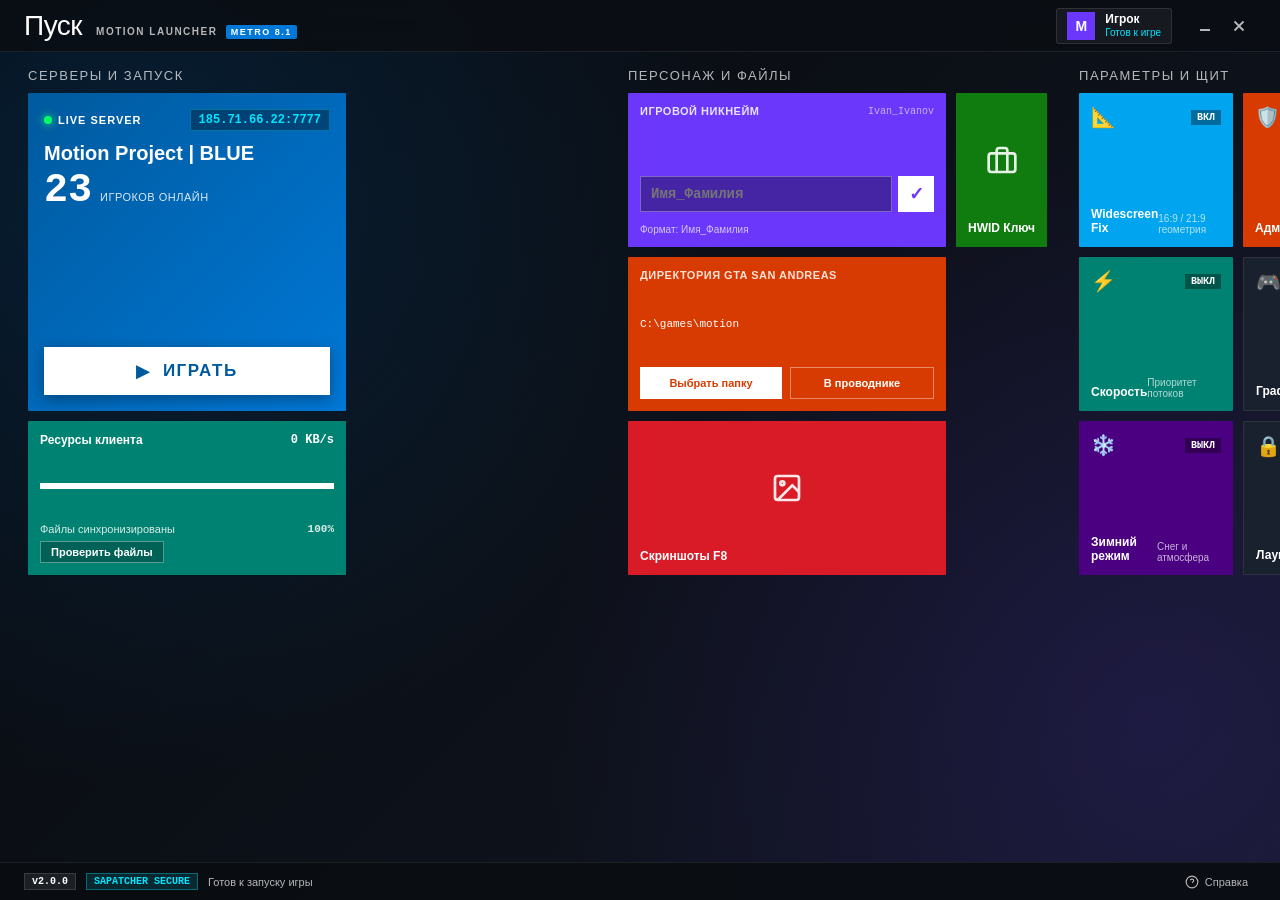
<file: themes/browser_metro/index.html>
<!DOCTYPE html>
<html lang="ru">
<head>
  <meta charset="UTF-8">
  <meta name="viewport" content="width=device-width, initial-scale=1.0">
  <title>Motion Launcher — Metro Edition</title>
  <link rel="stylesheet" href="style.css">
</head>
<body class="metro-body">
  <div class="metro-container">
    <!-- Top Bar / Titlebar -->
    <header class="metro-topbar">
      <div class="metro-brand">
        <span class="metro-start-title">Пуск</span>
        <span class="metro-subbrand">MOTION LAUNCHER <span class="metro-tag">METRO 8.1</span></span>
      </div>
      <div class="metro-user-deck">
        <div class="metro-user-pill" id="userPill">
          <div class="metro-avatar" id="avatarInitial">M</div>
          <div class="metro-user-info">
            <span class="metro-user-name" id="topUserName">Игрок</span>
            <span class="metro-user-status" id="topUserStatus">Готов к игре</span>
          </div>
        </div>
        <div class="metro-window-controls">
          <button class="metro-btn-window" id="btnMinimize" title="Свернуть">
            <svg width="12" height="12" viewBox="0 0 12 12"><path fill="currentColor" d="M1 9h10v2H1z"/></svg>
          </button>
          <button class="metro-btn-window btn-close" id="btnClose" title="Закрыть">
            <svg width="12" height="12" viewBox="0 0 12 12"><path fill="currentColor" d="M1.5 1.5l9 9m0-9l-9 9" stroke="currentColor" stroke-width="1.8"/></svg>
          </button>
        </div>
      </div>
    </header>

    <!-- Main Panorama Scrolling Deck -->
    <main class="metro-panorama" id="metroPanorama">
      <!-- SECTION 1: СЕРВЕРЫ И ЗАПУСК -->
      <section class="metro-group">
        <h2 class="metro-group-title">Серверы и запуск</h2>
        <div class="metro-grid grid-section-launch">
          <!-- Hero Launch Tile (2x2 Big Square) -->
          <div class="metro-tile tile-big tile-cobalt hero-tile" id="heroLaunchTile">
            <div class="tile-top-row">
              <div class="live-status-pill">
                <span class="live-dot pulse"></span>
                <span class="live-label">LIVE SERVER</span>
              </div>
              <span class="tile-ip-badge font-mono" id="heroServerIp">185.71.66.22:7777</span>
            </div>
            
            <div class="hero-center-info">
              <h1 class="hero-server-name" id="heroServerName">Motion Project | BLUE</h1>
              <div class="hero-stats">
                <span class="stat-number font-mono" id="heroOnlineCount">23</span>
                <span class="stat-label">Игроков онлайн</span>
              </div>
            </div>

            <div class="hero-bottom-action">
              <button class="metro-action-btn" id="primaryActionBtn">
                <span class="btn-icon" id="actionBtnIcon">▶</span>
                <span class="btn-text" id="actionBtnText">ИГРАТЬ</span>
              </button>
            </div>
          </div>

          <!-- Download / Check Progress Tile (2x1 Wide Tile below Hero) -->
          <div class="metro-tile tile-wide tile-teal" id="progressTile">
            <div class="tile-content-fill">
              <div class="progress-top">
                <span class="progress-title" id="progressTitle">Ресурсы клиента</span>
                <span class="progress-speed font-mono" id="progressSpeed">0 KB/s</span>
              </div>
              <div class="metro-progress-track">
                <div class="metro-progress-fill" id="progressBar" style="width: 100%;"></div>
              </div>
              <div class="progress-bottom">
                <span id="progressState">Файлы синхронизированы</span>
                <span class="font-mono font-bold" id="progressPercent">100%</span>
              </div>
            </div>
            <div class="tile-card-footer">
              <button class="metro-inline-btn" id="btnCheckFiles">Проверить файлы</button>
            </div>
          </div>

          <!-- Extra Server Live Tiles Container -->
          <div class="metro-dynamic-servers-slot" id="serverTilesContainer">
            <!-- Populated via JS with 2x1 tiles for each server -->
          </div>
        </div>
      </section>

      <!-- SECTION 2: ПЕРСОНАЖ И ФАЙЛЫ -->
      <section class="metro-group">
        <h2 class="metro-group-title">Персонаж и файлы</h2>
        <div class="metro-grid grid-section-profile">
          <!-- Nickname Tile (2x1 Wide Tile) -->
          <div class="metro-tile tile-wide tile-purple" id="nickTile">
            <div class="tile-content-fill">
              <div class="tile-header-mini">
                <span class="tile-mini-title">Игровой никнейм</span>
                <span class="font-mono text-xs">Ivan_Ivanov</span>
              </div>
              <div class="metro-input-group">
                <input type="text" id="nickInput" class="metro-input font-mono" placeholder="Имя_Фамилия" maxlength="24">
                <button class="metro-submit-btn" id="btnSaveNick" title="Сохранить никнейм">✓</button>
              </div>
            </div>
            <div class="tile-card-footer">
              <span class="tile-caption" id="nickStatusHint">Формат: Имя_Фамилия</span>
            </div>
          </div>

          <!-- Game Directory Tile (2x1 Wide Tile) -->
          <div class="metro-tile tile-wide tile-orange" id="gameDirTile">
            <div class="tile-content-fill">
              <span class="tile-mini-title">Директория GTA San Andreas</span>
              <span class="game-path-display font-mono" id="gamePathText">C:\games\motion</span>
              <div class="path-btn-row">
                <button class="metro-path-btn" id="btnSelectGameDir">Выбрать папку</button>
                <button class="metro-path-btn btn-ghost" id="btnOpenGameDir">В проводнике</button>
              </div>
            </div>
          </div>

          <!-- Screenshots Tile (1x1 Square Tile) -->
          <div class="metro-tile tile-square tile-crimson" id="screensTile">
            <div class="tile-center-icon">
              <svg width="32" height="32" viewBox="0 0 24 24" fill="none" stroke="currentColor" stroke-width="2"><rect x="3" y="3" width="18" height="18" rx="2" ry="2"/><circle cx="8.5" cy="8.5" r="1.5"/><polyline points="21 15 16 10 5 21"/></svg>
            </div>
            <div class="tile-card-footer">
              <span class="tile-caption-bold">Скриншоты F8</span>
            </div>
          </div>

          <!-- HWID Key Tile (1x1 Square Tile) -->
          <div class="metro-tile tile-square tile-emerald" id="hwidTile">
            <div class="tile-center-icon">
              <svg width="32" height="32" viewBox="0 0 24 24" fill="none" stroke="currentColor" stroke-width="2"><rect x="2" y="7" width="20" height="14" rx="2" ry="2"/><path d="M16 21V5a2 2 0 0 0-2-2h-4a2 2 0 0 0-2 2v16"/></svg>
            </div>
            <div class="tile-card-footer">
              <span class="tile-caption-bold">HWID Ключ</span>
            </div>
          </div>
        </div>
      </section>

      <!-- SECTION 3: ПАРАМЕТРЫ И ЩИТ -->
      <section class="metro-group">
        <h2 class="metro-group-title">Параметры и щит</h2>
        <div class="metro-grid grid-section-settings">
          <!-- Widescreen Fix (1x1 Tile) -->
          <div class="metro-tile tile-square tile-blue toggle-tile" id="widescreenTile" data-setting="wideScreenFix">
            <div class="tile-toggle-top">
              <span class="toggle-icon">📐</span>
              <span class="toggle-badge font-mono" id="widescreenStatus">ВКЛ</span>
            </div>
            <div class="tile-card-footer">
              <span class="tile-caption-bold">Widescreen Fix</span>
              <span class="tile-caption-sub">16:9 / 21:9 геометрия</span>
            </div>
          </div>

          <!-- High Performance (1x1 Tile) -->
          <div class="metro-tile tile-square tile-teal toggle-tile" id="highPerfTile" data-setting="highPerformanceEnabled">
            <div class="tile-toggle-top">
              <span class="toggle-icon">⚡</span>
              <span class="toggle-badge font-mono" id="highPerfStatus">ВЫКЛ</span>
            </div>
            <div class="tile-card-footer">
              <span class="tile-caption-bold">Скорость</span>
              <span class="tile-caption-sub">Приоритет потоков</span>
            </div>
          </div>

          <!-- Winter Mode (1x1 Tile) -->
          <div class="metro-tile tile-square tile-indigo toggle-tile" id="winterTile" data-setting="winter">
            <div class="tile-toggle-top">
              <span class="toggle-icon">❄️</span>
              <span class="toggle-badge font-mono" id="winterStatus">ВЫКЛ</span>
            </div>
            <div class="tile-card-footer">
              <span class="tile-caption-bold">Зимний режим</span>
              <span class="tile-caption-sub">Снег и атмосфера</span>
            </div>
          </div>

          <!-- Run as Admin (1x1 Tile) -->
          <div class="metro-tile tile-square tile-orange toggle-tile" id="adminTile" data-setting="isRunnableAsAdmin">
            <div class="tile-toggle-top">
              <span class="toggle-icon">🛡️</span>
              <span class="toggle-badge font-mono" id="adminStatus">ВЫКЛ</span>
            </div>
            <div class="tile-card-footer">
              <span class="tile-caption-bold">Администратор</span>
              <span class="tile-caption-sub">Привилегии процесса</span>
            </div>
          </div>

          <!-- Graphics Lock Tile (1x1 Dark Tile) -->
          <div class="metro-tile tile-square tile-slate" id="graphicsLockTile">
            <div class="tile-toggle-top">
              <span class="toggle-icon">🎮</span>
              <span class="shield-mini-badge font-mono">LOCK</span>
            </div>
            <div class="tile-card-footer">
              <span class="tile-caption-bold">Графика</span>
              <span class="tile-caption-sub text-cyan">Standard (SAPatcher)</span>
            </div>
          </div>

          <!-- Auto-close Lock Tile (1x1 Dark Tile) -->
          <div class="metro-tile tile-square tile-slate" id="autocloseLockTile">
            <div class="tile-toggle-top">
              <span class="toggle-icon">🔒</span>
              <span class="shield-mini-badge font-mono">LOCK</span>
            </div>
            <div class="tile-card-footer">
              <span class="tile-caption-bold">Лаунчер</span>
              <span class="tile-caption-sub text-green">Не сворачивать</span>
            </div>
          </div>
        </div>
      </section>

      <!-- SECTION 4: СООБЩЕСТВО -->
      <section class="metro-group">
        <h2 class="metro-group-title">Сообщество</h2>
        <div class="metro-grid grid-section-social">
          <div class="metro-tile tile-square tile-vk link-tile" data-url="https://vk.com/motion_gta">
            <div class="tile-center-text">VK</div>
            <div class="tile-card-footer"><span class="tile-caption-bold">ВКонтакте</span></div>
          </div>
          <div class="metro-tile tile-square tile-telegram link-tile" data-url="https://t.me/motion_gta">
            <div class="tile-center-text">TG</div>
            <div class="tile-card-footer"><span class="tile-caption-bold">Telegram</span></div>
          </div>
          <div class="metro-tile tile-square tile-discord link-tile" data-url="https://discord.gg/motion">
            <div class="tile-center-text">DS</div>
            <div class="tile-card-footer"><span class="tile-caption-bold">Discord</span></div>
          </div>
          <div class="metro-tile tile-square tile-site link-tile" data-url="https://mn-p.com">
            <div class="tile-center-text">WEB</div>
            <div class="tile-card-footer"><span class="tile-caption-bold">Сайт проекта</span></div>
          </div>
        </div>
      </section>
    </main>

    <!-- Bottom App Bar -->
    <footer class="metro-appbar">
      <div class="metro-appbar-left">
        <span class="metro-badge font-mono" id="launcherVersion">v2.0.0</span>
        <span class="metro-badge badge-shield font-mono">SAPATCHER SECURE</span>
        <span class="metro-status-text" id="statusMessage">Готов к запуску игры</span>
      </div>
      <div class="metro-appbar-right">
        <button class="metro-appbar-btn" id="btnHelp" title="Помощь">
          <svg width="14" height="14" viewBox="0 0 24 24" fill="none" stroke="currentColor" stroke-width="2"><circle cx="12" cy="12" r="10"/><path d="M9.09 9a3 3 0 0 1 5.83 1c0 2-3 3-3 3"/><line x1="12" y1="17" x2="12.01" y2="17"/></svg>
          <span>Справка</span>
        </button>
      </div>
    </footer>

    <!-- Toast Notifications -->
    <div class="metro-toast-container" id="toastContainer"></div>
  </div>

  <script src="app.js"></script>
</body>
</html>
</file>
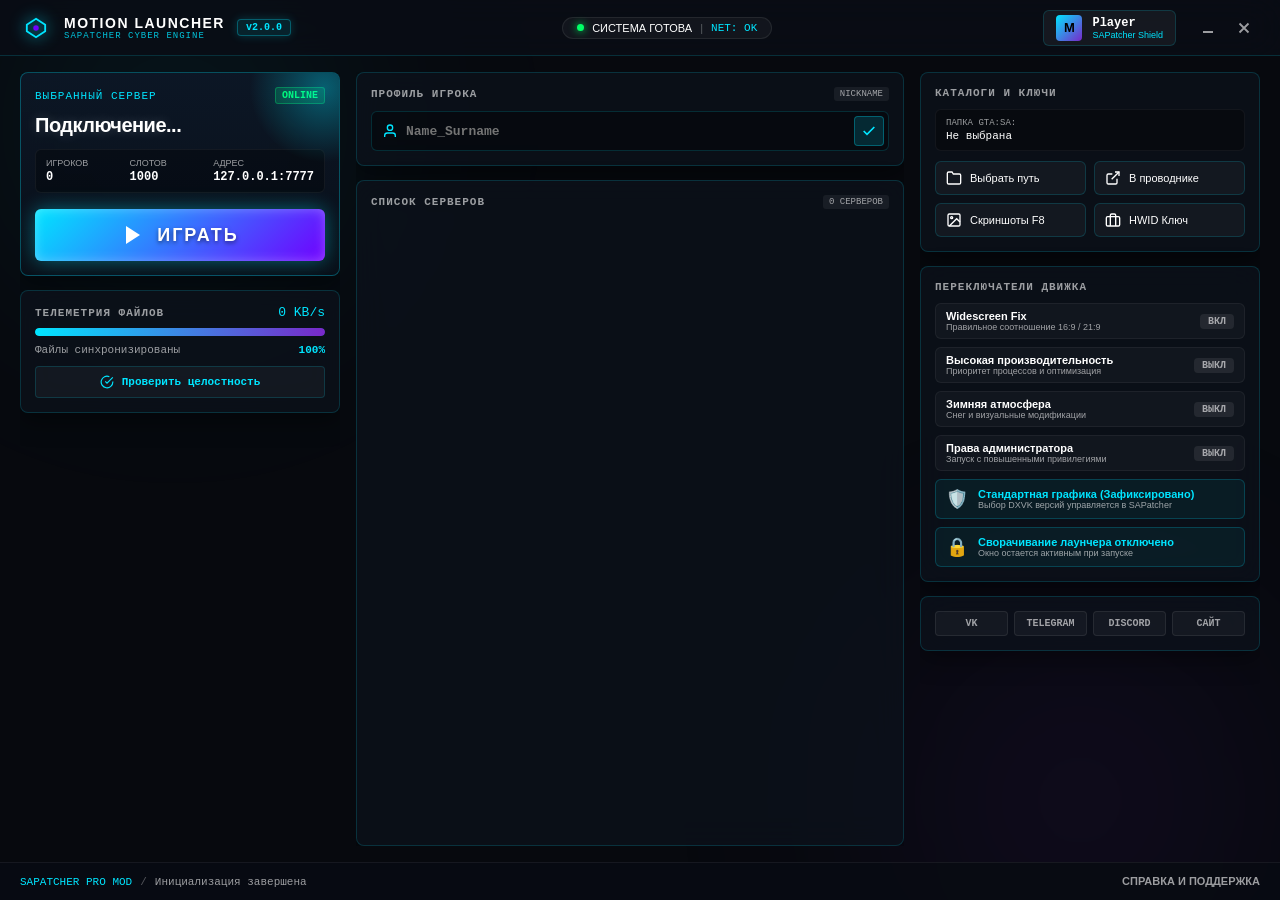
<file: themes/browser_sapatcher/index.html>
<!DOCTYPE html>
<html lang="ru">
<head>
  <meta charset="UTF-8">
  <meta name="viewport" content="width=device-width, initial-scale=1.0">
  <title>Motion Launcher — SAPatcher Dark Cyber Edition</title>
  <link rel="stylesheet" href="style.css">
</head>
<body class="sap-body">
  <div class="sap-container">
    <!-- Ambient Background Lighting -->
    <div class="ambient-glow glow-cyan"></div>
    <div class="ambient-glow glow-purple"></div>

    <!-- HUD Header / Titlebar -->
    <header class="sap-header">
      <div class="sap-brand">
        <div class="sap-logo-icon">
          <svg width="22" height="22" viewBox="0 0 24 24" fill="none">
            <polygon points="12 2 22 8.5 22 15.5 12 22 2 15.5 2 8.5 12 2" stroke="#00E5FF" stroke-width="2"/>
            <circle cx="12" cy="12" r="3" fill="#7000FF"/>
          </svg>
        </div>
        <div class="sap-brand-text">
          <span class="sap-brand-title">MOTION LAUNCHER</span>
          <span class="sap-brand-subtitle font-mono">SAPATCHER CYBER ENGINE</span>
        </div>
        <span class="sap-chip chip-glow font-mono" id="engineVersion">v2.0.0</span>
      </div>

      <div class="sap-header-center">
        <div class="sap-telemetry-pill">
          <span class="hud-dot hud-online"></span>
          <span class="hud-text" id="hudGlobalStatus">СИСТЕМА ГОТОВА</span>
          <span class="hud-divider">|</span>
          <span class="font-mono text-cyan" id="hudLivePing">NET: OK</span>
        </div>
      </div>

      <div class="sap-header-right">
        <div class="sap-user-card" id="userCard">
          <div class="sap-user-avatar" id="avatarLetter">M</div>
          <div class="sap-user-meta">
            <span class="sap-user-name font-mono" id="topNick">Player</span>
            <span class="sap-user-shield">SAPatcher Shield</span>
          </div>
        </div>
        <div class="sap-win-controls">
          <button class="sap-win-btn" id="btnMinimize" title="Свернуть">
            <svg width="12" height="12" viewBox="0 0 12 12"><path fill="currentColor" d="M1 9h10v2H1z"/></svg>
          </button>
          <button class="sap-win-btn btn-close" id="btnClose" title="Закрыть">
            <svg width="12" height="12" viewBox="0 0 12 12"><path fill="currentColor" d="M1.5 1.5l9 9m0-9l-9 9" stroke="currentColor" stroke-width="1.8"/></svg>
          </button>
        </div>
      </div>
    </header>

    <!-- Main Deck Grid (3 Columns) -->
    <main class="sap-deck">
      <!-- COLUMN 1: HERO LAUNCH & TELEMETRY -->
      <section class="sap-col sap-col-hero">
        <!-- Active Server Hero Card -->
        <div class="sap-card card-hero" id="heroCard">
          <div class="card-hero-glow"></div>
          <div class="card-hero-header">
            <span class="font-mono text-cyan uppercase tracking">Выбранный сервер</span>
            <span class="sap-badge badge-active" id="heroBadge">ONLINE</span>
          </div>
          <h1 class="hero-server-title" id="heroTitle">Подключение...</h1>
          <div class="hero-telemetry-row">
            <div class="telemetry-box">
              <span class="telemetry-label">Игроков</span>
              <span class="telemetry-val font-mono" id="heroOnline">0</span>
            </div>
            <div class="telemetry-box">
              <span class="telemetry-label">Слотов</span>
              <span class="telemetry-val font-mono" id="heroMax">1000</span>
            </div>
            <div class="telemetry-box">
              <span class="telemetry-label">Адрес</span>
              <span class="telemetry-val font-mono" id="heroIpPort">127.0.0.1:7777</span>
            </div>
          </div>

          <!-- Big Action Button -->
          <div class="hero-action-container">
            <button class="sap-primary-btn" id="primaryLaunchBtn">
              <div class="btn-glow-layer"></div>
              <span class="btn-icon" id="launchBtnIcon">
                <svg width="24" height="24" viewBox="0 0 24 24" fill="currentColor"><polygon points="5 3 19 12 5 21 5 3"/></svg>
              </span>
              <span class="btn-label font-heading" id="launchBtnLabel">ИГРАТЬ</span>
            </button>
          </div>
        </div>

        <!-- Download & Resources Telemetry -->
        <div class="sap-card card-telemetry" id="telemetryCard">
          <div class="telemetry-header">
            <span class="card-title font-mono">ТЕЛЕМЕТРИЯ ФАЙЛОВ</span>
            <span class="font-mono text-cyan" id="downSpeed">0 KB/s</span>
          </div>
          <div class="sap-progress-track">
            <div class="sap-progress-glow" id="downProgressGlow" style="width: 100%;"></div>
            <div class="sap-progress-bar" id="downProgressBar" style="width: 100%;"></div>
          </div>
          <div class="telemetry-status-row">
            <span class="font-mono text-muted" id="downStatus">Файлы синхронизированы</span>
            <span class="font-mono text-cyan font-bold" id="downPercentage">100%</span>
          </div>
          <div class="telemetry-actions">
            <button class="sap-ghost-btn font-mono" id="btnVerifyFiles">
              <svg width="14" height="14" viewBox="0 0 24 24" fill="none" stroke="currentColor" stroke-width="2"><path d="M22 11.08V12a10 10 0 1 1-5.93-9.14"/><polyline points="22 4 12 14.01 9 11.01"/></svg>
              <span>Проверить целостность</span>
            </button>
          </div>
        </div>
      </section>

      <!-- COLUMN 2: SERVERS LIST & PROFILE -->
      <section class="sap-col sap-col-servers">
        <!-- Nickname Card -->
        <div class="sap-card card-profile">
          <div class="card-header-compact">
            <span class="card-title font-mono">ПРОФИЛЬ ИГРОКА</span>
            <span class="sap-chip-subtle font-mono">NICKNAME</span>
          </div>
          <div class="sap-input-group">
            <div class="input-icon">
              <svg width="16" height="16" viewBox="0 0 24 24" fill="none" stroke="currentColor" stroke-width="2"><path d="M20 21v-2a4 4 0 0 0-4-4H8a4 4 0 0 0-4 4v2"/><circle cx="12" cy="7" r="4"/></svg>
            </div>
            <input type="text" id="inputNickname" class="sap-input font-mono" placeholder="Name_Surname" maxlength="24">
            <button class="sap-btn-icon-submit" id="btnSubmitNick" title="Сохранить">
              <svg width="16" height="16" viewBox="0 0 24 24" fill="none" stroke="currentColor" stroke-width="2.5"><polyline points="20 6 9 17 4 12"/></svg>
            </button>
          </div>
        </div>

        <!-- Servers Deck -->
        <div class="sap-card card-servers-list">
          <div class="card-header-compact">
            <span class="card-title font-mono">СПИСОК СЕРВЕРОВ</span>
            <span class="sap-chip-subtle font-mono" id="serversCountBadge">0 СЕРВЕРОВ</span>
          </div>
          <div class="servers-scroll-container" id="serversList">
            <!-- Dynamic server items via JS -->
          </div>
        </div>
      </section>

      <!-- COLUMN 3: ENGINE SETTINGS & TOOLS -->
      <section class="sap-col sap-col-settings">
        <!-- Fast Actions & Folders -->
        <div class="sap-card card-paths">
          <div class="card-header-compact">
            <span class="card-title font-mono">КАТАЛОГИ И КЛЮЧИ</span>
          </div>
          <div class="path-display-box">
            <span class="path-title font-mono">ПАПКА GTA:SA:</span>
            <span class="path-string font-mono" id="gameFolderPath">Не выбрана</span>
          </div>
          <div class="actions-grid-2x2">
            <button class="sap-action-card" id="btnSelectFolder">
              <svg width="16" height="16" viewBox="0 0 24 24" fill="none" stroke="currentColor" stroke-width="2"><path d="M22 19a2 2 0 0 1-2 2H4a2 2 0 0 1-2-2V5a2 2 0 0 1 2-2h5l2 3h9a2 2 0 0 1 2 2z"/></svg>
              <span>Выбрать путь</span>
            </button>
            <button class="sap-action-card" id="btnOpenFolder">
              <svg width="16" height="16" viewBox="0 0 24 24" fill="none" stroke="currentColor" stroke-width="2"><path d="M18 13v6a2 2 0 0 1-2 2H5a2 2 0 0 1-2-2V8a2 2 0 0 1 2-2h6"/><polyline points="15 3 21 3 21 9"/><line x1="10" y1="14" x2="21" y2="3"/></svg>
              <span>В проводнике</span>
            </button>
            <button class="sap-action-card" id="btnScreenshots">
              <svg width="16" height="16" viewBox="0 0 24 24" fill="none" stroke="currentColor" stroke-width="2"><rect x="3" y="3" width="18" height="18" rx="2" ry="2"/><circle cx="8.5" cy="8.5" r="1.5"/><polyline points="21 15 16 10 5 21"/></svg>
              <span>Скриншоты F8</span>
            </button>
            <button class="sap-action-card" id="btnHwid">
              <svg width="16" height="16" viewBox="0 0 24 24" fill="none" stroke="currentColor" stroke-width="2"><rect x="2" y="7" width="20" height="14" rx="2" ry="2"/><path d="M16 21V5a2 2 0 0 0-2-2h-4a2 2 0 0 0-2 2v16"/></svg>
              <span>HWID Ключ</span>
            </button>
          </div>
        </div>

        <!-- Toggles & Modifiers -->
        <div class="sap-card card-switches">
          <div class="card-header-compact">
            <span class="card-title font-mono">ПЕРЕКЛЮЧАТЕЛИ ДВИЖКА</span>
          </div>
          <div class="switches-list">
            <!-- Widescreen Fix -->
            <div class="sap-switch-row" id="toggleWidescreen">
              <div class="switch-info">
                <span class="switch-title">Widescreen Fix</span>
                <span class="switch-desc">Правильное соотношение 16:9 / 21:9</span>
              </div>
              <div class="sap-toggle-indicator" id="indWidescreen">ВКЛ</div>
            </div>

            <!-- High Performance -->
            <div class="sap-switch-row" id="toggleHighPerf">
              <div class="switch-info">
                <span class="switch-title">Высокая производительность</span>
                <span class="switch-desc">Приоритет процессов и оптимизация</span>
              </div>
              <div class="sap-toggle-indicator" id="indHighPerf">ВЫКЛ</div>
            </div>

            <!-- Winter Mode -->
            <div class="sap-switch-row" id="toggleWinter">
              <div class="switch-info">
                <span class="switch-title">Зимняя атмосфера</span>
                <span class="switch-desc">Снег и визуальные модификации</span>
              </div>
              <div class="sap-toggle-indicator" id="indWinter">ВЫКЛ</div>
            </div>

            <!-- Run as Admin -->
            <div class="sap-switch-row" id="toggleAdmin">
              <div class="switch-info">
                <span class="switch-title">Права администратора</span>
                <span class="switch-desc">Запуск с повышенными привилегиями</span>
              </div>
              <div class="sap-toggle-indicator" id="indAdmin">ВЫКЛ</div>
            </div>

            <!-- Graphics Lock Shield Badge -->
            <div class="sap-shield-banner" id="bannerGraphicsLock">
              <span class="shield-icon">🛡️</span>
              <div class="shield-text">
                <span class="shield-title">Стандартная графика (Зафиксировано)</span>
                <span class="shield-sub">Выбор DXVK версий управляется в SAPatcher</span>
              </div>
            </div>

            <!-- Auto-close Lock Shield Badge -->
            <div class="sap-shield-banner" id="bannerAutocloseLock">
              <span class="shield-icon">🔒</span>
              <div class="shield-text">
                <span class="shield-title">Сворачивание лаунчера отключено</span>
                <span class="shield-sub">Окно остается активным при запуске</span>
              </div>
            </div>
          </div>
        </div>

        <!-- Social Media Cyber Links -->
        <div class="sap-card card-socials">
          <div class="socials-grid">
            <button class="cyber-link-btn" data-url="https://vk.com/motion_gta">VK</button>
            <button class="cyber-link-btn" data-url="https://t.me/motion_gta">TELEGRAM</button>
            <button class="cyber-link-btn" data-url="https://discord.gg/motion">DISCORD</button>
            <button class="cyber-link-btn" data-url="https://mn-p.com">САЙТ</button>
          </div>
        </div>
      </section>
    </main>

    <!-- Bottom Telemetry Ticker -->
    <footer class="sap-footer">
      <div class="footer-left font-mono">
        <span class="text-cyan">SAPATCHER PRO MOD</span>
        <span class="divider">/</span>
        <span class="text-muted" id="bottomStatus">Инициализация завершена</span>
      </div>
      <div class="footer-right font-mono">
        <button class="help-btn" id="btnHelpDesk">СПРАВКА И ПОДДЕРЖКА</button>
      </div>
    </footer>

    <!-- Cyber Toast Container -->
    <div class="sap-toast-container" id="toastArea"></div>
  </div>

  <script src="app.js"></script>
</body>
</html>
</file>
<file: styles.css>
:root {
  --bg-base: #090c10;
  --bg-surface: rgba(15, 23, 42, 0.75);
  --bg-surface-elevated: rgba(22, 33, 58, 0.85);
  --bg-card: rgba(18, 26, 46, 0.65);
  --bg-card-hover: rgba(24, 35, 62, 0.85);
  
  --border-subtle: rgba(255, 255, 255, 0.08);
  --border-accent: rgba(0, 229, 255, 0.3);
  --border-glow: rgba(0, 229, 255, 0.5);

  --text-main: #f1f5f9;
  --text-muted: #94a3b8;
  --text-dim: #64748b;

  --accent-cyan: #00e5ff;
  --accent-cyan-bright: #38bdf8;
  --accent-purple: #7928ca;
  --accent-purple-light: #a855f7;
  --accent-emerald: #10b981;
  --accent-amber: #f59e0b;

  --gradient-primary: linear-gradient(135deg, #00e5ff 0%, #7928ca 100%);
  --gradient-btn: linear-gradient(135deg, #0284c7 0%, #2563eb 100%);
  --gradient-btn-hover: linear-gradient(135deg, #0ea5e9 0%, #3b82f6 100%);

  --font-heading: 'Space Grotesk', sans-serif;
  --font-body: 'Inter', sans-serif;
  --font-mono: 'JetBrains Mono', monospace;

  --glow-cyan: 0 0 25px rgba(0, 229, 255, 0.35);
  --glow-purple: 0 0 25px rgba(121, 40, 202, 0.3);
  --radius-card: 16px;
  --radius-btn: 10px;
}

*, *::before, *::after {
  box-sizing: border-box;
  margin: 0;
  padding: 0;
}

html {
  scroll-behavior: smooth;
}

body {
  background-color: var(--bg-base);
  color: var(--text-main);
  font-family: var(--font-body);
  font-size: 15px;
  line-height: 1.6;
  overflow-x: hidden;
  position: relative;
  -webkit-font-smoothing: antialiased;
}

.container {
  width: 100%;
  max-width: 1200px;
  margin: 0 auto;
  padding: 0 24px;
}

/* Background canvas and ambient glows */
.bg-network {
  position: fixed;
  inset: 0;
  pointer-events: none;
  z-index: 0;
  overflow: hidden;
}

#particleCanvas {
  width: 100%;
  height: 100%;
  display: block;
}

.radial-glow {
  position: absolute;
  border-radius: 50%;
  filter: blur(120px);
  opacity: 0.15;
  pointer-events: none;
}

.glow-1 {
  width: 600px;
  height: 600px;
  background: var(--accent-cyan);
  top: -150px;
  left: 20%;
}

.glow-2 {
  width: 500px;
  height: 500px;
  background: var(--accent-purple);
  top: 40%;
  right: -100px;
}

.glow-3 {
  width: 450px;
  height: 450px;
  background: #2563eb;
  bottom: 5%;
  left: -100px;
}

/* Navbar */
.navbar {
  position: sticky;
  top: 0;
  z-index: 100;
  backdrop-filter: blur(20px);
  -webkit-backdrop-filter: blur(20px);
  background: rgba(9, 12, 16, 0.75);
  border-bottom: 1px solid var(--border-subtle);
  padding: 16px 0;
}

.nav-container {
  display: flex;
  align-items: center;
  justify-content: space-between;
}

.logo-group {
  display: flex;
  align-items: center;
  gap: 12px;
  text-decoration: none;
  color: inherit;
}

.logo-icon {
  width: 38px;
  height: 38px;
  border-radius: 10px;
  background: var(--gradient-primary);
  display: flex;
  align-items: center;
  justify-content: center;
  box-shadow: var(--glow-cyan);
  position: relative;
}

.logo-icon.small {
  width: 28px;
  height: 28px;
  border-radius: 8px;
}

.logo-icon span {
  font-family: var(--font-heading);
  font-weight: 700;
  color: #fff;
  font-size: 15px;
  letter-spacing: -0.5px;
}

.logo-icon.small span {
  font-size: 12px;
}

.logo-text {
  display: flex;
  align-items: center;
  gap: 8px;
}

.logo-title {
  font-family: var(--font-heading);
  font-weight: 700;
  font-size: 18px;
  letter-spacing: -0.5px;
}

.logo-badge {
  font-family: var(--font-mono);
  font-size: 11px;
  background: rgba(0, 229, 255, 0.12);
  color: var(--accent-cyan);
  border: 1px solid rgba(0, 229, 255, 0.25);
  padding: 2px 8px;
  border-radius: 6px;
}

.nav-links {
  display: flex;
  align-items: center;
  gap: 28px;
}

.nav-links a {
  color: var(--text-muted);
  text-decoration: none;
  font-size: 14px;
  font-weight: 500;
  transition: color 0.2s ease;
}

.nav-links a:hover {
  color: var(--accent-cyan);
}

.nav-actions {
  display: flex;
  align-items: center;
  gap: 16px;
}

/* Language Switcher */
.lang-switch {
  display: flex;
  background: rgba(255, 255, 255, 0.05);
  border: 1px solid var(--border-subtle);
  border-radius: 8px;
  padding: 3px;
}

.lang-btn {
  background: none;
  border: none;
  color: var(--text-muted);
  font-family: var(--font-mono);
  font-size: 12px;
  font-weight: 600;
  padding: 4px 10px;
  border-radius: 6px;
  cursor: pointer;
  transition: all 0.2s ease;
}

.lang-btn:hover {
  color: var(--text-main);
}

.lang-btn.active {
  background: rgba(0, 229, 255, 0.15);
  color: var(--accent-cyan);
  border: 1px solid rgba(0, 229, 255, 0.3);
}

/* Buttons */
.btn {
  display: inline-flex;
  align-items: center;
  justify-content: center;
  gap: 8px;
  padding: 10px 18px;
  border-radius: var(--radius-btn);
  font-weight: 600;
  font-size: 14px;
  text-decoration: none;
  cursor: pointer;
  border: none;
  transition: all 0.25s cubic-bezier(0.16, 1, 0.3, 1);
}

.btn-github {
  background: rgba(255, 255, 255, 0.06);
  color: var(--text-main);
  border: 1px solid var(--border-subtle);
}

.btn-github:hover {
  background: rgba(255, 255, 255, 0.12);
  border-color: rgba(255, 255, 255, 0.2);
}

.btn-primary {
  background: var(--gradient-btn);
  color: #fff;
  box-shadow: 0 4px 16px rgba(37, 99, 235, 0.35);
}

.btn-primary:hover {
  background: var(--gradient-btn-hover);
  box-shadow: 0 6px 22px rgba(37, 99, 235, 0.5);
  transform: translateY(-1px);
}

.btn-glow {
  position: relative;
}

.btn-glow::after {
  content: '';
  position: absolute;
  inset: -1px;
  border-radius: inherit;
  background: var(--gradient-primary);
  opacity: 0;
  z-index: -1;
  transition: opacity 0.3s ease;
  filter: blur(8px);
}

.btn-glow:hover::after {
  opacity: 0.6;
}

.btn-secondary {
  background: rgba(255, 255, 255, 0.05);
  color: var(--text-main);
  border: 1px solid var(--border-subtle);
}

.btn-secondary:hover {
  background: rgba(255, 255, 255, 0.1);
  border-color: var(--accent-cyan);
  color: var(--accent-cyan);
  transform: translateY(-1px);
}

.btn-text-group {
  display: flex;
  flex-direction: column;
  align-items: flex-start;
  text-align: left;
}

.btn-title {
  font-size: 14px;
  font-weight: 700;
  line-height: 1.2;
}

.btn-subtitle {
  font-size: 11px;
  font-weight: 400;
  opacity: 0.8;
  font-family: var(--font-mono);
}

/* Hero Section */
.hero-section {
  position: relative;
  z-index: 10;
  padding: 90px 0 60px;
  text-align: center;
}

.hero-container {
  display: flex;
  flex-direction: column;
  align-items: center;
}

.hero-badge {
  display: inline-flex;
  align-items: center;
  gap: 8px;
  background: rgba(0, 229, 255, 0.08);
  border: 1px solid rgba(0, 229, 255, 0.25);
  padding: 6px 16px;
  border-radius: 100px;
  font-size: 13px;
  font-weight: 500;
  color: var(--accent-cyan-bright);
  margin-bottom: 28px;
  backdrop-filter: blur(10px);
}

.status-dot {
  width: 8px;
  height: 8px;
  border-radius: 50%;
  background: var(--accent-cyan);
  box-shadow: 0 0 10px var(--accent-cyan);
  animation: pulse 2s infinite;
}

@keyframes pulse {
  0% { transform: scale(0.95); opacity: 0.8; }
  50% { transform: scale(1.2); opacity: 1; box-shadow: 0 0 14px var(--accent-cyan); }
  100% { transform: scale(0.95); opacity: 0.8; }
}

.hero-title {
  font-family: var(--font-heading);
  font-size: 54px;
  font-weight: 800;
  line-height: 1.15;
  letter-spacing: -1.5px;
  margin-bottom: 24px;
  max-width: 900px;
}

.title-sub {
  display: block;
  font-size: 38px;
  font-weight: 700;
  color: var(--text-main);
  letter-spacing: -1px;
  margin-top: 6px;
}

.gradient-text {
  background: var(--gradient-primary);
  -webkit-background-clip: text;
  -webkit-text-fill-color: transparent;
}

.hero-desc {
  font-size: 18px;
  color: var(--text-muted);
  max-width: 740px;
  margin-bottom: 38px;
  line-height: 1.6;
}

.hero-buttons {
  display: flex;
  align-items: center;
  gap: 16px;
  margin-bottom: 60px;
}

.metrics-grid {
  display: grid;
  grid-template-columns: repeat(4, 1fr);
  gap: 16px;
  width: 100%;
  max-width: 960px;
}

.metric-card {
  background: var(--bg-card);
  backdrop-filter: blur(16px);
  -webkit-backdrop-filter: blur(16px);
  border: 1px solid var(--border-subtle);
  border-radius: var(--radius-card);
  padding: 20px;
  text-align: center;
  transition: all 0.3s ease;
}

.metric-card:hover {
  background: var(--bg-card-hover);
  border-color: var(--border-accent);
  transform: translateY(-2px);
}

.metric-value {
  font-family: var(--font-heading);
  font-size: 28px;
  font-weight: 700;
  color: var(--accent-cyan);
  margin-bottom: 4px;
}

.metric-label {
  font-size: 13px;
  color: var(--text-dim);
}

/* Sections */
.section {
  position: relative;
  z-index: 10;
  padding: 80px 0;
}

.section-header {
  text-align: center;
  margin-bottom: 48px;
}

.section-title {
  font-family: var(--font-heading);
  font-size: 36px;
  font-weight: 700;
  letter-spacing: -1px;
  margin-bottom: 12px;
}

.section-subtitle {
  font-size: 16px;
  color: var(--text-muted);
  max-width: 600px;
  margin: 0 auto;
}

/* Features Grid */
.features-grid {
  display: grid;
  grid-template-columns: repeat(auto-fit, minmax(260px, 1fr));
  gap: 24px;
}

.feature-card {
  background: var(--bg-card);
  backdrop-filter: blur(16px);
  -webkit-backdrop-filter: blur(16px);
  border: 1px solid var(--border-subtle);
  border-radius: var(--radius-card);
  padding: 30px;
  transition: all 0.3s ease;
  display: flex;
  flex-direction: column;
}

.feature-card:hover {
  background: var(--bg-card-hover);
  border-color: var(--border-accent);
  box-shadow: 0 10px 30px rgba(0, 0, 0, 0.4);
  transform: translateY(-3px);
}

.feature-icon {
  width: 48px;
  height: 48px;
  border-radius: 12px;
  display: flex;
  align-items: center;
  justify-content: center;
  margin-bottom: 20px;
}

.icon-cyan {
  background: rgba(0, 229, 255, 0.12);
  color: var(--accent-cyan);
  border: 1px solid rgba(0, 229, 255, 0.25);
}

.icon-purple {
  background: rgba(121, 40, 202, 0.15);
  color: var(--accent-purple-light);
  border: 1px solid rgba(121, 40, 202, 0.3);
}

.icon-emerald {
  background: rgba(16, 185, 129, 0.12);
  color: var(--accent-emerald);
  border: 1px solid rgba(16, 185, 129, 0.25);
}

.icon-amber {
  background: rgba(245, 158, 11, 0.12);
  color: var(--accent-amber);
  border: 1px solid rgba(245, 158, 11, 0.25);
}

.feature-title {
  font-family: var(--font-heading);
  font-size: 20px;
  font-weight: 700;
  margin-bottom: 12px;
  color: var(--text-main);
}

.feature-desc {
  font-size: 14px;
  color: var(--text-muted);
  line-height: 1.6;
  margin-bottom: 20px;
  flex-grow: 1;
}

.feature-tags {
  display: flex;
  flex-wrap: wrap;
  gap: 8px;
}

.tag {
  font-family: var(--font-mono);
  font-size: 11px;
  background: rgba(255, 255, 255, 0.05);
  color: var(--text-dim);
  border: 1px solid var(--border-subtle);
  padding: 3px 8px;
  border-radius: 6px;
}

.tag-accent {
  background: rgba(0, 229, 255, 0.1);
  color: var(--accent-cyan);
  border-color: rgba(0, 229, 255, 0.25);
}

/* Specs */
.specs-grid {
  display: grid;
  grid-template-columns: repeat(auto-fit, minmax(300px, 1fr));
  gap: 24px;
}

.spec-card {
  background: var(--bg-card);
  backdrop-filter: blur(16px);
  -webkit-backdrop-filter: blur(16px);
  border: 1px solid var(--border-subtle);
  border-radius: var(--radius-card);
  padding: 28px;
  position: relative;
}

.spec-badge {
  display: inline-block;
  font-family: var(--font-mono);
  font-size: 11px;
  font-weight: 600;
  padding: 3px 10px;
  border-radius: 6px;
  margin-bottom: 14px;
}

.badge-green {
  background: rgba(16, 185, 129, 0.15);
  color: var(--accent-emerald);
  border: 1px solid rgba(16, 185, 129, 0.3);
}

.badge-blue {
  background: rgba(56, 189, 248, 0.15);
  color: var(--accent-cyan-bright);
  border: 1px solid rgba(56, 189, 248, 0.3);
}

.badge-amber {
  background: rgba(245, 158, 11, 0.15);
  color: var(--accent-amber);
  border: 1px solid rgba(245, 158, 11, 0.3);
}

.spec-title {
  font-family: var(--font-heading);
  font-size: 19px;
  font-weight: 700;
  margin-bottom: 10px;
}

.spec-desc {
  font-size: 14px;
  color: var(--text-muted);
}

/* Reviews Section */
.review-header-flex {
  display: flex;
  align-items: center;
  justify-content: space-between;
  flex-wrap: wrap;
  gap: 20px;
}

.reviews-grid {
  display: grid;
  grid-template-columns: repeat(auto-fit, minmax(320px, 1fr));
  gap: 24px;
  margin-bottom: 40px;
}

.review-card {
  background: var(--bg-card);
  backdrop-filter: blur(16px);
  -webkit-backdrop-filter: blur(16px);
  border: 1px solid var(--border-subtle);
  border-radius: var(--radius-card);
  padding: 24px;
  display: flex;
  flex-direction: column;
  transition: all 0.3s ease;
}

.review-card:hover {
  background: var(--bg-card-hover);
  border-color: var(--border-accent);
  transform: translateY(-2px);
}

.review-top {
  display: flex;
  align-items: center;
  justify-content: space-between;
  margin-bottom: 14px;
}

.reviewer-info {
  display: flex;
  align-items: center;
  gap: 12px;
}

.reviewer-avatar {
  width: 38px;
  height: 38px;
  border-radius: 50%;
  border: 1px solid var(--border-accent);
  object-fit: cover;
  background: #1e293b;
}

.reviewer-meta {
  display: flex;
  flex-direction: column;
}

.reviewer-name {
  font-weight: 600;
  font-size: 14px;
  color: var(--text-main);
  display: flex;
  align-items: center;
  gap: 6px;
}

.anonymous-pill {
  display: inline-flex;
  align-items: center;
  gap: 6px;
  background: rgba(255, 255, 255, 0.08);
  border: 1px solid rgba(255, 255, 255, 0.2);
  color: #f8fafc;
  font-weight: 600;
  font-size: 12px;
  padding: 2px 8px;
  border-radius: 6px;
  letter-spacing: 0.3px;
}

.anonymous-gh-icon {
  width: 14px;
  height: 14px;
  fill: #e2e8f0;
}

.review-date {
  font-size: 12px;
  color: var(--text-dim);
}

.review-stars {
  color: #fbbf24;
  font-size: 14px;
  letter-spacing: 2px;
}

.review-tag-badge {
  display: inline-block;
  font-family: var(--font-mono);
  font-size: 11px;
  background: rgba(0, 229, 255, 0.08);
  color: var(--accent-cyan);
  border: 1px solid rgba(0, 229, 255, 0.2);
  padding: 2px 8px;
  border-radius: 4px;
  margin-bottom: 12px;
  align-self: flex-start;
}

.review-title {
  font-size: 16px;
  font-weight: 700;
  margin-bottom: 8px;
  color: var(--text-main);
}

.review-body {
  font-size: 14px;
  color: var(--text-muted);
  line-height: 1.55;
  margin-bottom: 12px;
  flex-grow: 1;
}

.review-pros {
  background: rgba(16, 185, 129, 0.08);
  border-left: 3px solid var(--accent-emerald);
  padding: 8px 12px;
  border-radius: 0 6px 6px 0;
  font-size: 13px;
  color: #a7f3d0;
  margin-top: 8px;
}

.loading-spinner-wrapper {
  grid-column: 1 / -1;
  display: flex;
  flex-direction: column;
  align-items: center;
  justify-content: center;
  gap: 14px;
  padding: 50px 0;
  color: var(--text-dim);
}

.spinner {
  width: 32px;
  height: 32px;
  border: 3px solid rgba(0, 229, 255, 0.15);
  border-top-color: var(--accent-cyan);
  border-radius: 50%;
  animation: spin 0.8s linear infinite;
}

@keyframes spin {
  to { transform: rotate(360deg); }
}

.reviews-cta-card {
  background: linear-gradient(135deg, rgba(18, 26, 46, 0.8) 0%, rgba(30, 27, 75, 0.6) 100%);
  border: 1px solid rgba(0, 229, 255, 0.25);
  box-shadow: 0 8px 30px rgba(0, 0, 0, 0.3);
  border-radius: var(--radius-card);
  padding: 32px;
  display: flex;
  align-items: center;
  justify-content: space-between;
  flex-wrap: wrap;
  gap: 20px;
}

.reviews-cta-content h3 {
  font-family: var(--font-heading);
  font-size: 20px;
  margin-bottom: 6px;
}

.reviews-cta-content p {
  color: var(--text-muted);
  font-size: 14px;
}

.reviews-cta-content code {
  font-family: var(--font-mono);
  background: rgba(0, 229, 255, 0.15);
  color: var(--accent-cyan);
  padding: 2px 6px;
  border-radius: 4px;
}

/* FAQ Accordion */
.faq-container {
  max-width: 800px;
}

.faq-accordion {
  display: flex;
  flex-direction: column;
  gap: 16px;
}

.faq-item {
  background: var(--bg-card);
  backdrop-filter: blur(16px);
  -webkit-backdrop-filter: blur(16px);
  border: 1px solid var(--border-subtle);
  border-radius: var(--radius-card);
  overflow: hidden;
  transition: all 0.25s ease;
}

.faq-item.active {
  border-color: var(--border-accent);
}

.faq-question {
  width: 100%;
  display: flex;
  align-items: center;
  justify-content: space-between;
  padding: 20px 24px;
  background: none;
  border: none;
  color: var(--text-main);
  font-family: var(--font-heading);
  font-size: 16px;
  font-weight: 600;
  text-align: left;
  cursor: pointer;
}

.faq-icon {
  font-size: 20px;
  color: var(--accent-cyan);
  transition: transform 0.25s ease;
}

.faq-item.active .faq-icon {
  transform: rotate(45deg);
}

.faq-answer {
  max-height: 0;
  overflow: hidden;
  transition: max-height 0.3s cubic-bezier(0, 1, 0, 1);
  padding: 0 24px;
}

.faq-item.active .faq-answer {
  max-height: 300px;
  transition: max-height 0.35s ease-in-out;
  padding: 0 24px 20px;
}

.faq-answer p {
  font-size: 14px;
  color: var(--text-muted);
  line-height: 1.6;
}

/* Footer */
.footer {
  border-top: 1px solid var(--border-subtle);
  background: rgba(9, 12, 16, 0.85);
  padding: 40px 0;
  position: relative;
  z-index: 10;
}

.footer-container {
  display: flex;
  align-items: center;
  justify-content: space-between;
  flex-wrap: wrap;
  gap: 20px;
}

.footer-left {
  display: flex;
  flex-direction: column;
  gap: 8px;
}

.footer-copy {
  font-size: 13px;
  color: var(--text-dim);
}

.footer-links {
  display: flex;
  gap: 24px;
}

.footer-links a {
  color: var(--text-muted);
  text-decoration: none;
  font-size: 13px;
  transition: color 0.2s ease;
}

.footer-links a:hover {
  color: var(--accent-cyan);
}

/* Modal */
.modal-overlay {
  position: fixed;
  inset: 0;
  background: rgba(0, 0, 0, 0.75);
  backdrop-filter: blur(8px);
  -webkit-backdrop-filter: blur(8px);
  z-index: 999;
  display: flex;
  align-items: center;
  justify-content: center;
  padding: 20px;
  opacity: 0;
  pointer-events: none;
  transition: all 0.3s ease;
}

.modal-overlay.open {
  opacity: 1;
  pointer-events: auto;
}

.modal-card {
  background: #0f1523;
  border: 1px solid var(--border-accent);
  box-shadow: 0 20px 50px rgba(0, 0, 0, 0.6), var(--glow-cyan);
  border-radius: var(--radius-card);
  width: 100%;
  max-width: 580px;
  padding: 30px;
  transform: translateY(20px) scale(0.97);
  transition: transform 0.3s cubic-bezier(0.16, 1, 0.3, 1);
  max-height: 90vh;
  overflow-y: auto;
}

.modal-overlay.open .modal-card {
  transform: translateY(0) scale(1);
}

.modal-header {
  display: flex;
  align-items: flex-start;
  justify-content: space-between;
  margin-bottom: 24px;
}

.modal-title {
  font-family: var(--font-heading);
  font-size: 22px;
  font-weight: 700;
  margin-bottom: 4px;
}

.modal-desc {
  font-size: 13px;
  color: var(--text-muted);
}

.btn-close {
  background: none;
  border: none;
  color: var(--text-muted);
  font-size: 24px;
  line-height: 1;
  cursor: pointer;
  padding: 4px 8px;
  border-radius: 6px;
  transition: all 0.2s ease;
}

.btn-close:hover {
  color: #fff;
  background: rgba(255, 255, 255, 0.1);
}

.review-mode-selector {
  display: flex;
  background: rgba(15, 23, 42, 0.6);
  border: 1px solid var(--border-subtle);
  border-radius: 10px;
  padding: 4px;
  gap: 4px;
  margin-bottom: 6px;
}

.mode-tab {
  flex: 1;
  display: flex;
  align-items: center;
  justify-content: center;
  gap: 8px;
  padding: 10px 14px;
  font-family: var(--font-body);
  font-size: 13px;
  font-weight: 600;
  color: var(--text-dim);
  background: transparent;
  border: none;
  border-radius: 8px;
  cursor: pointer;
  transition: all 0.2s ease;
}

.mode-tab:hover {
  color: var(--text-main);
  background: rgba(255, 255, 255, 0.05);
}

.mode-tab.active {
  color: #fff;
  background: linear-gradient(135deg, rgba(0, 229, 255, 0.25) 0%, rgba(124, 77, 255, 0.25) 100%);
  border: 1px solid rgba(0, 229, 255, 0.5);
  box-shadow: 0 0 14px rgba(0, 229, 255, 0.2);
}

.modal-status-alert {
  padding: 12px 14px;
  border-radius: 8px;
  font-size: 13px;
  line-height: 1.5;
  display: none;
}

.modal-status-alert.error {
  display: block;
  background: rgba(239, 68, 68, 0.15);
  border: 1px solid rgba(239, 68, 68, 0.4);
  color: #fca5a5;
}

.modal-status-alert.success {
  display: block;
  background: rgba(16, 185, 129, 0.15);
  border: 1px solid rgba(16, 185, 129, 0.4);
  color: #6ee7b7;
}

.modal-status-alert.info {
  display: block;
  background: rgba(0, 229, 255, 0.12);
  border: 1px solid rgba(0, 229, 255, 0.4);
  color: #a5f3fc;
}

.guest-notice-box {
  background: rgba(124, 77, 255, 0.1);
  border: 1px solid rgba(124, 77, 255, 0.3);
  border-radius: 8px;
  padding: 10px 14px;
  font-size: 12px;
  color: #d8b4fe;
  line-height: 1.5;
}

.review-form {
  display: flex;
  flex-direction: column;
  gap: 18px;
}

.form-group {
  display: flex;
  flex-direction: column;
  gap: 6px;
}

.form-row {
  display: flex;
  gap: 16px;
}

.flex-1 {
  flex: 1;
}

.form-label {
  font-size: 13px;
  font-weight: 600;
  color: var(--text-main);
}

.form-input {
  background: rgba(24, 35, 62, 0.7);
  border: 1px solid var(--border-subtle);
  border-radius: 8px;
  padding: 10px 14px;
  color: #fff;
  font-family: var(--font-body);
  font-size: 14px;
  transition: border-color 0.2s ease, box-shadow 0.2s ease;
}

.form-input:focus {
  outline: none;
  border-color: var(--accent-cyan);
  box-shadow: 0 0 12px rgba(0, 229, 255, 0.25);
}

.form-textarea {
  resize: vertical;
  min-height: 90px;
}

.star-rating {
  display: flex;
  gap: 6px;
}

.star-btn {
  background: none;
  border: none;
  font-size: 26px;
  color: #475569;
  cursor: pointer;
  transition: color 0.15s ease, transform 0.15s ease;
}

.star-btn:hover {
  transform: scale(1.15);
}

.star-btn.active {
  color: #fbbf24;
  text-shadow: 0 0 10px rgba(251, 191, 36, 0.4);
}

.modal-footer {
  margin-top: 10px;
  display: flex;
  align-items: center;
  justify-content: space-between;
  flex-wrap: wrap;
  gap: 14px;
}

.auth-notice {
  display: flex;
  align-items: center;
  gap: 6px;
  font-size: 12px;
  color: var(--text-dim);
}

.btn-submit-review {
  padding: 12px 22px;
}

/* Responsive */
@media (max-width: 768px) {
  .nav-links {
    display: none;
  }
  .hero-title {
    font-size: 38px;
  }
  .title-sub {
    font-size: 26px;
  }
  .metrics-grid {
    grid-template-columns: repeat(2, 1fr);
  }
  .form-row {
    flex-direction: column;
  }
}

.empty-reviews-card {
  grid-column: 1 / -1;
  background: var(--bg-card);
  backdrop-filter: blur(16px);
  -webkit-backdrop-filter: blur(16px);
  border: 1px dashed rgba(0, 229, 255, 0.25);
  border-radius: var(--radius-card);
  padding: 48px 24px;
  text-align: center;
  display: flex;
  flex-direction: column;
  align-items: center;
  justify-content: center;
  gap: 12px;
}

.empty-icon {
  font-size: 36px;
  margin-bottom: 4px;
}

.empty-title {
  font-family: var(--font-heading);
  font-size: 20px;
  color: var(--text-main);
}

.empty-desc {
  font-size: 14px;
  color: var(--text-muted);
  max-width: 500px;
}

.nav-studio-link {
  color: var(--accent-cyan-bright) !important;
  font-family: var(--font-mono);
  font-size: 13px !important;
  background: rgba(0, 229, 255, 0.08);
  border: 1px solid rgba(0, 229, 255, 0.25);
  padding: 4px 10px;
  border-radius: 6px;
  transition: all 0.2s ease;
}

.nav-studio-link:hover {
  background: rgba(0, 229, 255, 0.18);
  box-shadow: 0 0 12px rgba(0, 229, 255, 0.3);
}

.studio-link {
  color: var(--accent-cyan);
  text-decoration: none;
  font-weight: 600;
  transition: color 0.2s ease;
}

.studio-link:hover {
  color: var(--accent-cyan-bright);
  text-decoration: underline;
}
</file>
<file: wwwroot/styles.css>
:root {
  --bg-base: #090c10;
  --bg-surface: rgba(18, 24, 33, 0.75);
  --bg-surface-elevated: rgba(26, 34, 48, 0.85);
  --bg-card: rgba(18, 24, 33, 0.75);
  --bg-card-hover: rgba(24, 32, 46, 0.88);
  --border-subtle: rgba(255, 255, 255, 0.08);
  --border-card: rgba(255, 255, 255, 0.08);
  --border-focus: rgba(56, 189, 248, 0.4);

  --text-main: #f1f5f9;
  --text-muted: #94a3b8;
  --text-dim: #64748b;

  --accent-cyan: #06b6d4;
  --accent-cyan-bright: #38bdf8;
  --accent-indigo: #6366f1;
  --accent-purple: #a855f7;
  --accent-emerald: #10b981;
  --accent-amber: #f59e0b;
  --accent-rose: #f43f5e;

  --primary-gradient: linear-gradient(135deg, #0284c7 0%, #2563eb 100%);
  --primary-gradient-hover: linear-gradient(135deg, #0ea5e9 0%, #3b82f6 100%);

  --font-heading: 'Space Grotesk', -apple-system, BlinkMacSystemFont, sans-serif;
  --font-body: 'Inter', -apple-system, BlinkMacSystemFont, sans-serif;
  --font-mono: 'JetBrains Mono', monospace;

  --glow-cyan: 0 0 24px rgba(56, 189, 248, 0.35);
  --glow-indigo: 0 0 24px rgba(99, 102, 241, 0.3);
  --glow-emerald: 0 0 20px rgba(16, 185, 129, 0.3);

  --radius-card: 16px;
  --radius-btn: 10px;
  --radius-badge: 6px;
}

[data-theme="light"] {
  --bg-base: #f1f5f9;
  --bg-surface: #ffffff;
  --bg-surface-elevated: #f8fafc;
  --bg-card: #ffffff;
  --bg-card-hover: #f8fafc;
  --border-subtle: #e2e8f0;
  --border-card: #cbd5e1;
  --border-focus: rgba(2, 132, 199, 0.5);

  --text-main: #0f172a;
  --text-muted: #475569;
  --text-dim: #64748b;

  --accent-cyan: #0284c7;
  --accent-cyan-bright: #0369a1;
  --accent-indigo: #4f46e5;
  --accent-purple: #7e22ce;
  --accent-emerald: #059669;
  --accent-amber: #d97706;
  --accent-rose: #e11d48;

  --glow-cyan: 0 4px 14px rgba(2, 132, 199, 0.15);
  --glow-indigo: 0 4px 14px rgba(79, 70, 229, 0.15);
  --glow-emerald: 0 4px 14px rgba(5, 150, 105, 0.15);
}

*, *::before, *::after {
  box-sizing: border-box;
  margin: 0;
  padding: 0;
}

html, body {
  width: 100%;
  height: 100%;
  overflow: hidden;
  background-color: var(--bg-base);
  color: var(--text-main);
  font-family: var(--font-body);
  font-size: 14px;
  line-height: 1.5;
  -webkit-font-smoothing: antialiased;
  -moz-osx-font-smoothing: grayscale;
  user-select: none;
}

.font-heading {
  font-family: var(--font-heading);
}

.font-mono {
  font-family: var(--font-mono);
}

.bg-layer {
  position: fixed;
  inset: 0;
  pointer-events: none;
  z-index: 0;
  overflow: hidden;
}

#bgCanvas {
  position: absolute;
  inset: 0;
  width: 100%;
  height: 100%;
  z-index: 1;
}

.bg-glow {
  position: absolute;
  border-radius: 50%;
  filter: blur(130px);
  opacity: 0.28;
  pointer-events: none;
  z-index: 0;
  transition: opacity 0.5s ease;
}

.bg-glow--1 {
  width: 550px;
  height: 550px;
  background: radial-gradient(circle, #0284c7 0%, #06b6d4 100%);
  top: -120px;
  right: -100px;
}

.bg-glow--2 {
  width: 600px;
  height: 600px;
  background: radial-gradient(circle, #4f46e5 0%, #7c3aed 100%);
  bottom: -150px;
  left: 20%;
}

.bg-grid-overlay {
  position: absolute;
  inset: 0;
  background-image: 
    linear-gradient(to right, rgba(255, 255, 255, 0.02) 1px, transparent 1px),
    linear-gradient(to bottom, rgba(255, 255, 255, 0.02) 1px, transparent 1px);
  background-size: 40px 40px;
  z-index: 2;
  opacity: 0.6;
}

[data-theme="light"] .bg-grid-overlay {
  background-image: 
    linear-gradient(to right, rgba(0, 0, 0, 0.03) 1px, transparent 1px),
    linear-gradient(to bottom, rgba(0, 0, 0, 0.03) 1px, transparent 1px);
}

.app-shell {
  position: relative;
  z-index: 10;
  display: flex;
  width: 100vw;
  height: 100vh;
  overflow: hidden;
}

.settings-nav {
  width: 290px;
  min-width: 290px;
  height: 100%;
  display: flex;
  flex-direction: column;
  background: var(--bg-surface);
  backdrop-filter: blur(16px);
  -webkit-backdrop-filter: blur(16px);
  border-right: 1px solid var(--border-subtle);
  padding: 24px 16px;
  box-shadow: 4px 0 24px rgba(0, 0, 0, 0.25);
  z-index: 20;
}

.brand-block {
  padding: 0 8px 24px 8px;
  border-bottom: 1px solid var(--border-subtle);
  margin-bottom: 20px;
}

.brand-logo-wrap {
  display: flex;
  align-items: center;
  gap: 12px;
  margin-bottom: 10px;
}

.brand-icon {
  width: 34px;
  height: 34px;
  color: var(--accent-cyan-bright);
  filter: drop-shadow(0 0 10px rgba(56, 189, 248, 0.5));
}

.brand-meta {
  display: flex;
  align-items: baseline;
  gap: 8px;
}

.brand-name {
  font-family: var(--font-heading);
  font-size: 20px;
  font-weight: 700;
  letter-spacing: -0.02em;
  background: linear-gradient(135deg, #ffffff 30%, #94a3b8 100%);
  -webkit-background-clip: text;
  -webkit-text-fill-color: transparent;
}

[data-theme="light"] .brand-name {
  background: linear-gradient(135deg, #0f172a 30%, #334155 100%);
  -webkit-background-clip: text;
  -webkit-text-fill-color: transparent;
}

.brand-badge {
  font-size: 11px;
  font-weight: 600;
  padding: 2px 6px;
  border-radius: var(--radius-badge);
  background: rgba(56, 189, 248, 0.12);
  color: var(--accent-cyan-bright);
  border: 1px solid rgba(56, 189, 248, 0.25);
}

.brand-desc {
  font-size: 11.5px;
  line-height: 1.4;
  color: var(--text-muted);
}

.nav-list {
  display: flex;
  flex-direction: column;
  gap: 6px;
  flex: 1;
  overflow-y: auto;
}

.nav-item {
  display: flex;
  align-items: center;
  gap: 12px;
  padding: 10px 14px;
  border-radius: 12px;
  border: 1px solid transparent;
  background: transparent;
  color: var(--text-muted);
  cursor: pointer;
  font-family: var(--font-body);
  font-size: 13.5px;
  font-weight: 500;
  text-align: left;
  transition: all 0.2s cubic-bezier(0.16, 1, 0.3, 1);
  outline: none;
  position: relative;
}

.nav-item:hover {
  background: rgba(255, 255, 255, 0.04);
  color: var(--text-main);
  transform: translateX(2px);
}

[data-theme="light"] .nav-item:hover {
  background: rgba(0, 0, 0, 0.04);
}

.nav-item.active {
  background: rgba(2, 132, 199, 0.12);
  color: #ffffff;
  border-color: rgba(56, 189, 248, 0.28);
  box-shadow: 0 0 16px rgba(56, 189, 248, 0.15);
}

[data-theme="light"] .nav-item.active {
  background: rgba(2, 132, 199, 0.12);
  color: #0284c7;
  border-color: rgba(2, 132, 199, 0.3);
}

.nav-item-icon {
  width: 20px;
  height: 20px;
  display: flex;
  align-items: center;
  justify-content: center;
  flex-shrink: 0;
}

.nav-item-icon svg {
  width: 100%;
  height: 100%;
}

.nav-label {
  flex: 1;
  white-space: nowrap;
  overflow: hidden;
  text-overflow: ellipsis;
}

.settings-nav-footer {
  padding-top: 16px;
  border-top: 1px solid var(--border-subtle);
  margin-top: 16px;
}

.footer-control-row {
  display: flex;
  align-items: center;
  justify-content: space-between;
  gap: 10px;
}

.lang-toggle-pill {
  display: flex;
  align-items: center;
  gap: 8px;
  padding: 6px 14px;
  background: rgba(255, 255, 255, 0.05);
  border: 1px solid var(--border-subtle);
  border-radius: 9999px;
  color: var(--text-main);
  font-family: var(--font-mono);
  font-size: 12px;
  font-weight: 600;
  cursor: pointer;
  transition: all 0.2s ease;
  outline: none;
}

.lang-toggle-pill:hover {
  background: rgba(255, 255, 255, 0.1);
  border-color: rgba(255, 255, 255, 0.2);
  transform: translateY(-1px);
}

.lang-indicator {
  color: var(--accent-cyan-bright);
}

.lang-arrow {
  color: var(--text-dim);
  font-size: 11px;
}

.lang-alt {
  color: var(--text-dim);
}

.theme-toggle-btn {
  width: 36px;
  height: 36px;
  border-radius: 10px;
  background: rgba(255, 255, 255, 0.05);
  border: 1px solid var(--border-subtle);
  color: var(--text-muted);
  display: flex;
  align-items: center;
  justify-content: center;
  cursor: pointer;
  transition: all 0.2s ease;
  outline: none;
}

.theme-toggle-btn:hover {
  background: rgba(255, 255, 255, 0.1);
  color: var(--text-main);
  transform: translateY(-1px);
}

.theme-toggle-btn svg {
  width: 18px;
  height: 18px;
}

[data-theme="dark"] .theme-icon-sun {
  display: block;
}
[data-theme="dark"] .theme-icon-moon {
  display: none;
}
[data-theme="light"] .theme-icon-sun {
  display: none;
}
[data-theme="light"] .theme-icon-moon {
  display: block;
}

.settings-main {
  flex: 1;
  height: 100%;
  overflow-y: auto;
  padding: 32px 36px;
  position: relative;
}

.settings-panel {
  display: none;
  opacity: 0;
  transform: translateY(12px);
  transition: opacity 0.28s cubic-bezier(0.16, 1, 0.3, 1), transform 0.28s cubic-bezier(0.16, 1, 0.3, 1);
}

.settings-panel.active {
  display: block;
}

.settings-panel.animate-enter {
  opacity: 1;
  transform: translateY(0);
}

.panel-header {
  display: flex;
  align-items: flex-start;
  justify-content: space-between;
  margin-bottom: 24px;
  gap: 20px;
}

.panel-header-info {
  max-width: 680px;
}

.panel-title {
  font-family: var(--font-heading);
  font-size: 24px;
  font-weight: 700;
  letter-spacing: -0.02em;
  margin-bottom: 6px;
  color: var(--text-main);
}

.panel-subtitle {
  font-size: 13.5px;
  color: var(--text-muted);
  line-height: 1.45;
}

.panel-header-actions {
  display: flex;
  align-items: center;
  gap: 14px;
  flex-shrink: 0;
}

.status-indicator {
  display: inline-flex;
  align-items: center;
  gap: 8px;
  padding: 6px 12px;
  border-radius: 9999px;
  background: rgba(18, 24, 33, 0.6);
  border: 1px solid var(--border-subtle);
}

.status-text {
  font-size: 12px;
  color: var(--text-muted);
}

.status-dot-inline {
  width: 8px;
  height: 8px;
  border-radius: 50%;
  display: inline-block;
  position: relative;
}

.status-dot--ready {
  background-color: var(--accent-emerald);
  box-shadow: 0 0 10px var(--accent-emerald);
}

.status-dot--ready::after {
  content: '';
  position: absolute;
  inset: -3px;
  border-radius: 50%;
  background-color: rgba(16, 185, 129, 0.4);
  animation: pulseDot 2s infinite ease-out;
}

.status-dot--scanning {
  background-color: var(--accent-cyan-bright);
  box-shadow: 0 0 10px var(--accent-cyan-bright);
}

.status-dot--scanning::after {
  content: '';
  position: absolute;
  inset: -3px;
  border-radius: 50%;
  background-color: rgba(56, 189, 248, 0.4);
  animation: pulseDot 1s infinite ease-out;
}

@keyframes pulseDot {
  0% {
    transform: scale(0.8);
    opacity: 1;
  }
  100% {
    transform: scale(2.2);
    opacity: 0;
  }
}

.btn {
  display: inline-flex;
  align-items: center;
  justify-content: center;
  gap: 8px;
  font-family: var(--font-body);
  font-size: 13.5px;
  font-weight: 600;
  padding: 10px 18px;
  border-radius: var(--radius-btn);
  border: 1px solid transparent;
  cursor: pointer;
  transition: all 0.2s cubic-bezier(0.16, 1, 0.3, 1);
  outline: none;
  position: relative;
  overflow: hidden;
  text-decoration: none;
}

.btn-primary {
  background: var(--primary-gradient);
  color: #ffffff;
  border-color: rgba(255, 255, 255, 0.15);
  box-shadow: 0 4px 14px rgba(2, 132, 199, 0.35);
}

.btn-primary:hover {
  background: var(--primary-gradient-hover);
  transform: translateY(-1px);
  box-shadow: 0 6px 20px rgba(2, 132, 199, 0.45);
}

.btn-primary:active {
  transform: translateY(0);
}

.btn-secondary {
  background: rgba(255, 255, 255, 0.06);
  color: var(--text-main);
  border-color: var(--border-subtle);
}

.btn-secondary:hover {
  background: rgba(255, 255, 255, 0.1);
  border-color: rgba(255, 255, 255, 0.2);
  transform: translateY(-1px);
}

.btn-ghost {
  background: transparent;
  color: var(--text-muted);
}

.btn-ghost:hover {
  background: rgba(255, 255, 255, 0.05);
  color: var(--text-main);
}

.btn-icon {
  width: 16px;
  height: 16px;
  display: flex;
  align-items: center;
  justify-content: center;
}

.btn-icon svg {
  width: 100%;
  height: 100%;
}

.btn-loader {
  display: none;
  width: 15px;
  height: 15px;
  border: 2px solid rgba(255, 255, 255, 0.3);
  border-top-color: #ffffff;
  border-radius: 50%;
  animation: spin 0.7s linear infinite;
}

.btn.loading .btn-loader {
  display: inline-block;
}

.btn.loading .btn-icon {
  display: none;
}

@keyframes spin {
  to { transform: rotate(360deg); }
}

.badge {
  display: inline-flex;
  align-items: center;
  padding: 3px 8px;
  border-radius: var(--radius-badge);
  font-size: 11px;
  font-weight: 600;
  line-height: 1;
  text-transform: uppercase;
  letter-spacing: 0.04em;
}

.badge-wip {
  background: rgba(245, 158, 11, 0.12);
  color: var(--accent-amber);
  border: 1px solid rgba(245, 158, 11, 0.25);
}

.badge-success {
  background: rgba(16, 185, 129, 0.12);
  color: var(--accent-emerald);
  border: 1px solid rgba(16, 185, 129, 0.25);
}

.badge-info {
  background: rgba(56, 189, 248, 0.12);
  color: var(--accent-cyan-bright);
  border: 1px solid rgba(56, 189, 248, 0.25);
}

.badge-accent {
  background: rgba(99, 102, 241, 0.14);
  color: #818cf8;
  border: 1px solid rgba(99, 102, 241, 0.3);
}

.badge-highlight {
  background: linear-gradient(135deg, rgba(2, 132, 199, 0.2) 0%, rgba(99, 102, 241, 0.2) 100%);
  color: #38bdf8;
  border: 1px solid rgba(56, 189, 248, 0.4);
  box-shadow: 0 0 12px rgba(56, 189, 248, 0.2);
}

.glass-card {
  background: var(--bg-card);
  backdrop-filter: blur(16px);
  -webkit-backdrop-filter: blur(16px);
  border: 1px solid var(--border-card);
  border-radius: var(--radius-card);
  padding: 24px;
  transition: all 0.25s cubic-bezier(0.16, 1, 0.3, 1);
  box-shadow: 0 8px 32px rgba(0, 0, 0, 0.2);
}

.glass-card:hover {
  background: var(--bg-card-hover);
  border-color: rgba(255, 255, 255, 0.12);
  box-shadow: 0 12px 40px rgba(0, 0, 0, 0.28);
}

.diagnostics-grid {
  display: flex;
  flex-direction: column;
  gap: 20px;
}

.card-header {
  display: flex;
  align-items: center;
  justify-content: space-between;
  margin-bottom: 20px;
  padding-bottom: 16px;
  border-bottom: 1px solid var(--border-subtle);
}

.card-header-title-wrap {
  display: flex;
  align-items: center;
  gap: 14px;
}

.card-icon {
  width: 40px;
  height: 40px;
  border-radius: 12px;
  display: flex;
  align-items: center;
  justify-content: center;
  flex-shrink: 0;
}

.card-icon svg {
  width: 20px;
  height: 20px;
}

.card-icon--os {
  background: rgba(56, 189, 248, 0.12);
  color: var(--accent-cyan-bright);
  border: 1px solid rgba(56, 189, 248, 0.25);
}

.card-icon--gpu {
  background: rgba(99, 102, 241, 0.12);
  color: #818cf8;
  border: 1px solid rgba(99, 102, 241, 0.25);
}

.card-icon--cpu {
  background: rgba(16, 185, 129, 0.12);
  color: var(--accent-emerald);
  border: 1px solid rgba(16, 185, 129, 0.25);
}

.card-icon--display {
  background: rgba(245, 158, 11, 0.12);
  color: var(--accent-amber);
  border: 1px solid rgba(245, 158, 11, 0.25);
}

.card-title {
  font-family: var(--font-heading);
  font-size: 16.5px;
  font-weight: 600;
  color: var(--text-main);
  letter-spacing: -0.01em;
}

.card-subtitle {
  font-size: 12px;
  color: var(--text-muted);
}

.specs-list {
  display: grid;
  grid-template-columns: 1fr;
  gap: 12px;
}

.specs-list--2cols {
  grid-template-columns: 1fr 1fr;
  column-gap: 24px;
}

.spec-row {
  display: flex;
  align-items: center;
  justify-content: space-between;
  padding: 8px 12px;
  background: rgba(255, 255, 255, 0.02);
  border-radius: 8px;
  border: 1px solid rgba(255, 255, 255, 0.04);
}

.spec-row--span2 {
  grid-column: 1 / -1;
}

.spec-label {
  font-size: 12.5px;
  color: var(--text-muted);
}

.spec-val {
  font-size: 13px;
  font-weight: 500;
  color: var(--text-main);
  text-align: right;
}

.card-footer-note {
  display: flex;
  align-items: center;
  gap: 10px;
  margin-top: 18px;
  padding-top: 14px;
  border-top: 1px solid var(--border-subtle);
}

.note-dot {
  width: 6px;
  height: 6px;
  border-radius: 50%;
  background: var(--accent-cyan-bright);
  box-shadow: 0 0 8px var(--accent-cyan-bright);
}

.note-text {
  font-size: 12px;
  color: var(--text-dim);
}

.dxvk-matrix-section {
  margin-top: 20px;
  padding-top: 18px;
  border-top: 1px solid var(--border-subtle);
}

.matrix-section-title {
  display: block;
  font-size: 11px;
  text-transform: uppercase;
  letter-spacing: 0.05em;
  color: var(--text-dim);
  margin-bottom: 12px;
}

.dxvk-tiers-grid {
  display: grid;
  grid-template-columns: repeat(4, 1fr);
  gap: 12px;
}

@media (max-width: 960px) {
  .dxvk-tiers-grid {
    grid-template-columns: repeat(2, 1fr);
  }
}

.dxvk-tier-card {
  background: rgba(255, 255, 255, 0.02);
  border: 1px solid var(--border-subtle);
  border-radius: 12px;
  padding: 14px;
  display: flex;
  flex-direction: column;
  gap: 6px;
  transition: all 0.2s ease;
}

.dxvk-tier-card:hover {
  background: rgba(255, 255, 255, 0.04);
  border-color: rgba(255, 255, 255, 0.15);
  transform: translateY(-2px);
}

.dxvk-tier-card.tier-card--highlight {
  background: rgba(2, 132, 199, 0.08);
  border-color: rgba(56, 189, 248, 0.3);
  box-shadow: 0 0 20px rgba(56, 189, 248, 0.1);
}

.tier-top {
  display: flex;
  align-items: center;
  justify-content: space-between;
  gap: 6px;
}

.tier-version {
  font-size: 13px;
  font-weight: 700;
  color: var(--text-main);
}

.tier-spec {
  font-size: 11px;
  color: var(--text-muted);
}

.gpu-verdict-box {
  margin-top: 18px;
  background: linear-gradient(135deg, rgba(6, 182, 212, 0.12) 0%, rgba(99, 102, 241, 0.12) 100%);
  border: 1px solid rgba(56, 189, 248, 0.35);
  border-radius: 12px;
  padding: 16px;
  display: flex;
  align-items: center;
  gap: 16px;
  box-shadow: 0 0 24px rgba(56, 189, 248, 0.15);
}

.verdict-icon {
  width: 36px;
  height: 36px;
  border-radius: 10px;
  background: rgba(56, 189, 248, 0.2);
  color: var(--accent-cyan-bright);
  display: flex;
  align-items: center;
  justify-content: center;
  flex-shrink: 0;
}

.verdict-icon svg {
  width: 20px;
  height: 20px;
}

.verdict-content {
  flex: 1;
}

.verdict-title {
  font-size: 14px;
  font-weight: 600;
  color: #ffffff;
  margin-bottom: 2px;
}

.verdict-desc {
  font-size: 12px;
  color: var(--text-muted);
}

.instruction-tags {
  display: flex;
  gap: 6px;
}

.instruction-badge {
  font-size: 11px;
  font-weight: 600;
  padding: 2px 7px;
  border-radius: var(--radius-badge);
  background: rgba(255, 255, 255, 0.05);
  border: 1px solid var(--border-subtle);
  color: var(--text-dim);
}

.instruction-badge.active {
  background: rgba(16, 185, 129, 0.12);
  border-color: rgba(16, 185, 129, 0.3);
  color: var(--accent-emerald);
  box-shadow: 0 0 8px rgba(16, 185, 129, 0.2);
}

.cpu-overhead-box {
  margin-top: 20px;
  padding-top: 18px;
  border-top: 1px solid var(--border-subtle);
}

.overhead-top-row {
  display: flex;
  align-items: center;
  justify-content: space-between;
  margin-bottom: 8px;
}

.overhead-title {
  font-size: 12px;
  color: var(--text-muted);
}

.overhead-score {
  font-size: 13px;
  font-weight: 700;
  color: var(--accent-emerald);
}

.overhead-progress-track {
  width: 100%;
  height: 8px;
  background: rgba(255, 255, 255, 0.05);
  border-radius: 9999px;
  overflow: hidden;
  position: relative;
  margin-bottom: 12px;
}

.overhead-progress-fill {
  height: 100%;
  background: linear-gradient(90deg, #10b981 0%, #38bdf8 100%);
  border-radius: 9999px;
  box-shadow: 0 0 12px rgba(16, 185, 129, 0.4);
  transition: width 1s cubic-bezier(0.16, 1, 0.3, 1);
}

.overhead-bottom-row {
  display: flex;
  flex-direction: column;
  gap: 6px;
}

.overhead-status-tag {
  display: flex;
  align-items: center;
  gap: 8px;
}

.overhead-status-label {
  font-size: 12px;
  font-weight: 600;
  color: var(--accent-emerald);
}

.overhead-desc {
  font-size: 12px;
  color: var(--text-dim);
  line-height: 1.4;
}

.wip-container {
  display: flex;
  flex-direction: column;
  align-items: center;
  text-align: center;
  padding: 60px 40px;
}

.wip-icon-halo {
  width: 72px;
  height: 72px;
  border-radius: 50%;
  background: rgba(245, 158, 11, 0.1);
  border: 1px solid rgba(245, 158, 11, 0.25);
  color: var(--accent-amber);
  display: flex;
  align-items: center;
  justify-content: center;
  margin-bottom: 20px;
  box-shadow: 0 0 30px rgba(245, 158, 11, 0.2);
}

.wip-icon-halo svg {
  width: 32px;
  height: 32px;
}

.wip-title {
  font-size: 20px;
  font-weight: 700;
  margin-bottom: 10px;
  color: var(--text-main);
}

.wip-desc {
  font-size: 13.5px;
  color: var(--text-muted);
  max-width: 520px;
  margin-bottom: 28px;
  line-height: 1.5;
}

.toast {
  position: fixed;
  bottom: 28px;
  right: 28px;
  background: rgba(18, 24, 33, 0.95);
  backdrop-filter: blur(16px);
  -webkit-backdrop-filter: blur(16px);
  border: 1px solid rgba(56, 189, 248, 0.35);
  border-radius: 12px;
  padding: 14px 20px;
  color: #ffffff;
  font-size: 13px;
  font-weight: 500;
  box-shadow: 0 10px 30px rgba(0, 0, 0, 0.4), 0 0 20px rgba(56, 189, 248, 0.2);
  transform: translateY(60px);
  opacity: 0;
  pointer-events: none;
  transition: all 0.3s cubic-bezier(0.16, 1, 0.3, 1);
  z-index: 9999;
}

.toast.show {
  transform: translateY(0);
  opacity: 1;
  pointer-events: auto;
}

dialog {
  border: none;
  background: transparent;
  padding: 0;
  margin: auto;
  max-width: 440px;
  width: 90%;
  outline: none;
}

dialog::backdrop {
  background: rgba(0, 0, 0, 0.65);
  backdrop-filter: blur(8px);
  -webkit-backdrop-filter: blur(8px);
}

.dialog-card {
  display: flex;
  flex-direction: column;
  align-items: center;
  text-align: center;
  padding: 32px 28px;
}

.dialog-icon-circle {
  width: 56px;
  height: 56px;
  border-radius: 50%;
  background: rgba(56, 189, 248, 0.12);
  border: 1px solid rgba(56, 189, 248, 0.3);
  color: var(--accent-cyan-bright);
  display: flex;
  align-items: center;
  justify-content: center;
  margin-bottom: 18px;
  box-shadow: 0 0 20px rgba(56, 189, 248, 0.2);
}

.dialog-icon-circle svg {
  width: 26px;
  height: 26px;
}

.dialog-icon-circle--alert {
  background: rgba(244, 63, 94, 0.12);
  border-color: rgba(244, 63, 94, 0.3);
  color: var(--accent-rose);
  box-shadow: 0 0 20px rgba(244, 63, 94, 0.2);
}

.dialog-code {
  font-size: 11px;
  color: var(--accent-rose);
  letter-spacing: 0.05em;
  margin-bottom: 8px;
}

.dialog-title {
  font-size: 18px;
  font-weight: 700;
  margin-bottom: 10px;
  color: var(--text-main);
}

.dialog-message {
  font-size: 13px;
  color: var(--text-muted);
  line-height: 1.5;
  margin-bottom: 24px;
}

.dialog-actions {
  display: flex;
  gap: 12px;
  width: 100%;
  justify-content: center;
}

::-webkit-scrollbar {
  width: 6px;
  height: 6px;
}

::-webkit-scrollbar-track {
  background: transparent;
}

::-webkit-scrollbar-thumb {
  background: rgba(255, 255, 255, 0.12);
  border-radius: 3px;
}

::-webkit-scrollbar-thumb:hover {
  background: rgba(255, 255, 255, 0.22);
}

.projects-catalog-section {
  display: flex;
  flex-direction: column;
  gap: 16px;
  margin-bottom: 24px;
}

.section-top-bar {
  display: flex;
  justify-content: space-between;
  align-items: center;
  flex-wrap: wrap;
  gap: 12px;
}

.catalog-section-title {
  font-size: 11px;
  font-weight: 700;
  letter-spacing: 0.08em;
  color: var(--text-muted);
  text-transform: uppercase;
}

.catalog-filter-tags {
  display: flex;
  gap: 6px;
}

.filter-tag {
  font-family: var(--font-mono);
  font-size: 11px;
  padding: 4px 10px;
  border-radius: 6px;
  background: rgba(255, 255, 255, 0.03);
  border: 1px solid var(--border-color);
  color: var(--text-muted);
  cursor: pointer;
  transition: all 0.2s ease;
}

.filter-tag:hover {
  color: var(--text-main);
  border-color: rgba(255, 255, 255, 0.15);
}

.filter-tag.active {
  background: rgba(56, 189, 248, 0.12);
  border-color: rgba(56, 189, 248, 0.4);
  color: var(--accent-cyan);
  font-weight: 600;
}

.xbox-tiles-grid {
  display: grid;
  grid-template-columns: 1.8fr 1fr 1fr 1fr;
  gap: 14px;
}

@media (max-width: 1100px) {
  .xbox-tiles-grid {
    grid-template-columns: 1fr 1fr;
  }
}

@media (max-width: 640px) {
  .xbox-tiles-grid {
    grid-template-columns: 1fr;
  }
}

.xbox-tile {
  position: relative;
  border-radius: 16px;
  padding: 20px;
  background: rgba(18, 24, 33, 0.7);
  border: 1px solid var(--border-color);
  backdrop-filter: blur(16px);
  -webkit-backdrop-filter: blur(16px);
  display: flex;
  flex-direction: column;
  justify-content: space-between;
  min-height: 190px;
  overflow: hidden;
  cursor: pointer;
  transition: transform 0.22s cubic-bezier(0.16, 1, 0.3, 1), border-color 0.22s ease, box-shadow 0.22s ease;
  user-select: none;
}

.xbox-tile:hover {
  transform: translateY(-3px) scale(1.01);
  border-color: rgba(255, 255, 255, 0.18);
  box-shadow: 0 12px 28px rgba(0, 0, 0, 0.35);
}

.xbox-tile--hero {
  background: linear-gradient(135deg, rgba(14, 28, 48, 0.9) 0%, rgba(18, 24, 38, 0.95) 50%, rgba(20, 16, 36, 0.9) 100%);
  border: 1.5px solid rgba(56, 189, 248, 0.4);
  box-shadow: 0 8px 32px rgba(56, 189, 248, 0.12), inset 0 1px 0 rgba(255, 255, 255, 0.1);
}

.xbox-tile--hero.active {
  border-color: #38bdf8;
  box-shadow: 0 0 0 1px #38bdf8, 0 12px 36px rgba(56, 189, 248, 0.25);
}

.xbox-tile-glow {
  position: absolute;
  top: -40px;
  right: -40px;
  width: 140px;
  height: 140px;
  border-radius: 50%;
  background: radial-gradient(circle, rgba(56, 189, 248, 0.25) 0%, transparent 70%);
  pointer-events: none;
  filter: blur(20px);
}

.xbox-tile-header {
  display: flex;
  justify-content: space-between;
  align-items: flex-start;
  margin-bottom: 12px;
}

.xbox-tile-icon-box {
  width: 44px;
  height: 44px;
  border-radius: 12px;
  display: flex;
  align-items: center;
  justify-content: center;
  transition: transform 0.2s ease;
}

.xbox-tile:hover .xbox-tile-icon-box {
  transform: scale(1.08);
}

.xbox-tile-icon--motion {
  background: linear-gradient(135deg, #0ea5e9 0%, #6366f1 100%);
  box-shadow: 0 4px 16px rgba(14, 165, 233, 0.4);
}

.motion-icon-glyph {
  font-size: 22px;
  font-weight: 800;
  color: #ffffff;
  letter-spacing: -0.05em;
  text-shadow: 0 2px 4px rgba(0, 0, 0, 0.4);
}

.xbox-tile-icon--radmir {
  background: rgba(239, 68, 68, 0.15);
  color: #ef4444;
  border: 1px solid rgba(239, 68, 68, 0.3);
}

.xbox-tile-icon--province {
  background: rgba(168, 85, 247, 0.15);
  color: #a855f7;
  border: 1px solid rgba(168, 85, 247, 0.3);
}

.xbox-tile-icon--amazing {
  background: rgba(245, 158, 11, 0.15);
  color: #f59e0b;
  border: 1px solid rgba(245, 158, 11, 0.3);
}

.xbox-tile-status-tag {
  display: inline-flex;
  align-items: center;
  gap: 6px;
  padding: 4px 10px;
  border-radius: 9999px;
  background: rgba(16, 185, 129, 0.14);
  border: 1px solid rgba(16, 185, 129, 0.35);
  color: #34d399;
  font-size: 11px;
  font-weight: 600;
}

.xbox-tile-body {
  margin-bottom: 14px;
}

.xbox-tile-kicker {
  font-size: 10px;
  letter-spacing: 0.1em;
  color: var(--accent-cyan);
  text-transform: uppercase;
  display: block;
  margin-bottom: 4px;
  font-weight: 700;
}

.xbox-tile-title {
  font-size: 19px;
  font-weight: 700;
  color: var(--text-main);
  letter-spacing: -0.02em;
  margin-bottom: 4px;
}

.xbox-tile-subtitle {
  font-size: 12px;
  color: var(--text-muted);
  line-height: 1.4;
}

.xbox-tile-footer {
  display: flex;
  justify-content: space-between;
  align-items: center;
  padding-top: 10px;
  border-top: 1px solid rgba(255, 255, 255, 0.06);
}

.xbox-tile-meta {
  display: flex;
  align-items: center;
  gap: 6px;
  font-size: 11px;
  color: var(--text-muted);
}

.meta-dot {
  opacity: 0.4;
}

.xbox-tile-action-hint {
  font-size: 11px;
  color: var(--accent-cyan);
  font-weight: 600;
}

.xbox-tile--secondary {
  opacity: 0.85;
}

.xbox-tile--secondary:hover {
  opacity: 1;
}

.motion-studio-window {
  border-radius: 18px;
  padding: 26px;
  border: 1px solid rgba(56, 189, 248, 0.25);
  background: rgba(14, 20, 29, 0.85);
  box-shadow: 0 16px 40px rgba(0, 0, 0, 0.4), 0 0 30px rgba(56, 189, 248, 0.06);
  display: flex;
  flex-direction: column;
  gap: 26px;
}

.studio-header {
  display: flex;
  justify-content: space-between;
  align-items: center;
  flex-wrap: wrap;
  gap: 16px;
  padding-bottom: 20px;
  border-bottom: 1px solid rgba(255, 255, 255, 0.08);
}

.studio-header-title-wrap {
  display: flex;
  align-items: center;
  gap: 16px;
}

.studio-logo-badge {
  width: 48px;
  height: 48px;
  border-radius: 14px;
  background: linear-gradient(135deg, #0284c7 0%, #4f46e5 100%);
  display: flex;
  align-items: center;
  justify-content: center;
  color: #fff;
  font-size: 22px;
  font-weight: 800;
  box-shadow: 0 4px 18px rgba(14, 165, 233, 0.35);
  flex-shrink: 0;
}

.studio-title-row {
  display: flex;
  align-items: center;
  gap: 12px;
  flex-wrap: wrap;
}

.studio-title {
  font-size: 20px;
  font-weight: 700;
  color: var(--text-main);
  letter-spacing: -0.01em;
}

.studio-subtitle {
  font-size: 13px;
  color: var(--text-muted);
  margin-top: 4px;
}

.studio-section {
  display: flex;
  flex-direction: column;
  gap: 16px;
}

.studio-section-header {
  display: flex;
  justify-content: space-between;
  align-items: center;
}

.section-title-wrap {
  display: flex;
  align-items: center;
  gap: 10px;
}

.section-num {
  font-size: 12px;
  font-weight: 700;
  color: var(--accent-cyan);
  background: rgba(56, 189, 248, 0.12);
  border: 1px solid rgba(56, 189, 248, 0.25);
  padding: 2px 7px;
  border-radius: 6px;
}

.section-title {
  font-size: 15.5px;
  font-weight: 600;
  color: var(--text-main);
}

.path-detection-box {
  background: rgba(255, 255, 255, 0.02);
  border: 1px solid rgba(255, 255, 255, 0.06);
  border-radius: 12px;
  padding: 16px;
  display: flex;
  flex-direction: column;
  gap: 14px;
}

.path-input-group {
  display: flex;
  align-items: center;
  background: rgba(0, 0, 0, 0.4);
  border: 1px solid rgba(255, 255, 255, 0.1);
  border-radius: 10px;
  padding: 4px 6px 4px 12px;
  gap: 8px;
  transition: border-color 0.2s ease, box-shadow 0.2s ease;
}

.path-input-group:focus-within {
  border-color: rgba(56, 189, 248, 0.5);
  box-shadow: 0 0 0 2px rgba(56, 189, 248, 0.15);
}

.path-input-icon {
  color: var(--accent-cyan);
  display: flex;
  align-items: center;
  flex-shrink: 0;
}

.path-input-icon svg {
  width: 18px;
  height: 18px;
}

.path-input {
  flex: 1;
  background: transparent;
  border: none;
  outline: none;
  color: var(--text-main);
  font-size: 12.5px;
  min-width: 0;
}

.path-btn {
  padding: 7px 12px;
  font-size: 12px;
  flex-shrink: 0;
  display: inline-flex;
  align-items: center;
  gap: 6px;
}

.path-btn svg {
  width: 14px;
  height: 14px;
}

.path-details-grid {
  display: grid;
  grid-template-columns: repeat(auto-fit, minmax(200px, 1fr));
  gap: 10px;
}

.path-detail-item {
  background: rgba(255, 255, 255, 0.02);
  border: 1px solid rgba(255, 255, 255, 0.04);
  padding: 10px 14px;
  border-radius: 8px;
  display: flex;
  flex-direction: column;
  gap: 3px;
}

.detail-label {
  font-size: 11px;
  color: var(--text-muted);
}

.detail-val {
  font-size: 12.5px;
  font-weight: 600;
  color: var(--text-main);
  word-break: break-all;
}

.text-emerald {
  color: #34d399 !important;
}

.options-container {
  display: flex;
  flex-direction: column;
  gap: 20px;
}

.opt-group {
  display: flex;
  flex-direction: column;
  gap: 12px;
}

.opt-group-header {
  display: flex;
  justify-content: space-between;
  align-items: baseline;
  flex-wrap: wrap;
  gap: 8px;
}

.opt-group-title {
  font-size: 11.5px;
  font-weight: 700;
  letter-spacing: 0.06em;
  color: var(--accent-cyan);
}

.opt-group-hint {
  font-size: 12px;
  color: var(--text-muted);
}

.dxvk-selector-grid {
  display: grid;
  grid-template-columns: repeat(4, 1fr);
  gap: 12px;
}

@media (max-width: 900px) {
  .dxvk-selector-grid {
    grid-template-columns: repeat(2, 1fr);
  }
}

.dxvk-radio-card {
  position: relative;
  border-radius: 12px;
  padding: 14px;
  background: rgba(255, 255, 255, 0.02);
  border: 1px solid var(--border-color);
  cursor: pointer;
  transition: all 0.2s ease;
  display: block;
}

.dxvk-radio-card input {
  position: absolute;
  opacity: 0;
  pointer-events: none;
}

.dxvk-radio-card:hover {
  background: rgba(255, 255, 255, 0.04);
  border-color: rgba(255, 255, 255, 0.2);
}

.dxvk-radio-card.active,
.dxvk-radio-card:has(input:checked) {
  background: rgba(56, 189, 248, 0.07);
  border-color: #38bdf8;
  box-shadow: 0 0 0 1px #38bdf8, 0 6px 20px rgba(56, 189, 248, 0.15);
}

.radio-card-top {
  display: flex;
  justify-content: space-between;
  align-items: center;
  margin-bottom: 6px;
}

.radio-card-ver {
  font-size: 13.5px;
  font-weight: 700;
  color: var(--text-main);
}

.radio-card-spec {
  font-size: 11px;
  color: var(--accent-cyan);
  display: block;
  margin-bottom: 6px;
}

.radio-card-desc {
  font-size: 11.5px;
  color: var(--text-muted);
  line-height: 1.4;
}

.laa-toggle-card {
  border-radius: 14px;
  background: linear-gradient(135deg, rgba(99, 102, 241, 0.08) 0%, rgba(56, 189, 248, 0.05) 100%);
  border: 1px solid rgba(99, 102, 241, 0.3);
  padding: 18px 20px;
  box-shadow: 0 4px 20px rgba(99, 102, 241, 0.08);
}

.laa-card-content {
  display: flex;
  align-items: flex-start;
  gap: 16px;
  cursor: pointer;
}

.laa-card-icon {
  width: 42px;
  height: 42px;
  border-radius: 10px;
  background: rgba(99, 102, 241, 0.18);
  border: 1px solid rgba(99, 102, 241, 0.35);
  color: #a5b4fc;
  display: flex;
  align-items: center;
  justify-content: center;
  flex-shrink: 0;
  margin-top: 2px;
}

.laa-card-icon svg {
  width: 22px;
  height: 22px;
}

.laa-card-text {
  flex: 1;
}

.laa-card-title-row {
  display: flex;
  align-items: center;
  gap: 10px;
  flex-wrap: wrap;
  margin-bottom: 4px;
}

.laa-card-title {
  font-size: 15px;
  font-weight: 700;
  color: var(--text-main);
}

.laa-card-desc {
  font-size: 12.5px;
  color: var(--text-muted);
  line-height: 1.5;
}

.switch-wrap,
.laa-switch-wrap {
  position: relative;
  display: inline-block;
  width: 46px;
  height: 24px;
  flex-shrink: 0;
}

.laa-switch-wrap {
  margin-top: 4px;
}

.toggle-checkbox {
  opacity: 0;
  width: 0;
  height: 0;
  position: absolute;
  pointer-events: none;
}

.toggle-slider {
  position: absolute;
  cursor: pointer;
  top: 0;
  left: 0;
  right: 0;
  bottom: 0;
  background-color: rgba(255, 255, 255, 0.12);
  transition: 0.25s cubic-bezier(0.16, 1, 0.3, 1);
  border-radius: 9999px;
  border: 1px solid rgba(255, 255, 255, 0.1);
}

.toggle-slider:before {
  position: absolute;
  content: "";
  height: 16px;
  width: 16px;
  left: 4px;
  bottom: 3px;
  background-color: #ffffff;
  transition: 0.25s cubic-bezier(0.16, 1, 0.3, 1);
  border-radius: 50%;
  box-shadow: 0 2px 4px rgba(0, 0, 0, 0.3);
}

.toggle-checkbox:checked + .toggle-slider {
  background-color: #10b981;
  border-color: #10b981;
  box-shadow: 0 0 12px rgba(16, 185, 129, 0.4);
}

.toggle-checkbox:checked + .toggle-slider:before {
  transform: translateX(22px);
}

.tweaks-grid {
  display: grid;
  grid-template-columns: repeat(auto-fit, minmax(260px, 1fr));
  gap: 10px;
}

.tweak-item {
  display: flex;
  align-items: flex-start;
  gap: 12px;
  background: rgba(255, 255, 255, 0.02);
  border: 1px solid rgba(255, 255, 255, 0.07);
  border-radius: 10px;
  padding: 12px 14px;
  cursor: pointer;
  user-select: none;
  transition: all 0.18s ease;
}

.tweak-item:hover {
  background: rgba(255, 255, 255, 0.05);
  border-color: rgba(56, 189, 248, 0.3);
}

.tweak-item:has(input:checked) {
  border-color: rgba(56, 189, 248, 0.35);
  background: rgba(56, 189, 248, 0.04);
}

.tweak-item input {
  margin-top: 2px;
  width: 17px;
  height: 17px;
  accent-color: #38bdf8;
  cursor: pointer;
  flex-shrink: 0;
}

.tweak-text {
  display: flex;
  flex-direction: column;
  gap: 2px;
}

.tweak-name {
  font-size: 11.5px;
  font-weight: 600;
  color: var(--text-main);
}

.tweak-desc {
  font-size: 11px;
  color: var(--text-muted);
  line-height: 1.35;
}

.studio-actions-bar {
  display: flex;
  gap: 12px;
  flex-wrap: wrap;
  align-items: center;
}

.btn-lg {
  padding: 12px 24px;
  font-size: 14px;
  font-weight: 600;
}

.motion-terminal-box {
  background: #080c12;
  border: 1px solid rgba(255, 255, 255, 0.08);
  border-radius: 12px;
  overflow: hidden;
  box-shadow: inset 0 2px 8px rgba(0, 0, 0, 0.6);
}

.terminal-bar {
  background: rgba(255, 255, 255, 0.03);
  border-bottom: 1px solid rgba(255, 255, 255, 0.06);
  padding: 8px 14px;
  display: flex;
  align-items: center;
  justify-content: space-between;
}

.terminal-dots {
  display: flex;
  gap: 6px;
}

.terminal-dot {
  width: 10px;
  height: 10px;
  border-radius: 50%;
}

.terminal-dot--red { background: #ef4444; }
.terminal-dot--yellow { background: #f59e0b; }
.terminal-dot--green { background: #10b981; }

.terminal-title {
  font-size: 11px;
  color: var(--text-muted);
}

.terminal-clear-btn {
  background: none;
  border: none;
  color: var(--text-muted);
  font-size: 11px;
  cursor: pointer;
  padding: 2px 6px;
  border-radius: 4px;
}

.terminal-clear-btn:hover {
  color: var(--text-main);
  background: rgba(255, 255, 255, 0.08);
}

.terminal-body {
  padding: 14px;
  font-size: 12px;
  line-height: 1.6;
  max-height: 220px;
  overflow-y: auto;
  display: flex;
  flex-direction: column;
  gap: 4px;
}

.log-line {
  word-break: break-all;
}

.log-line--info { color: #94a3b8; }
.log-line--detect { color: #38bdf8; }
.log-line--success { color: #34d399; font-weight: 600; }
.log-line--hint { color: #e2e8f0; }
.log-line--warn { color: #fbbf24; }
.log-line--error { color: #f87171; font-weight: 600; }

.motion-featured-tile {
  position: relative;
  border-radius: 18px;
  padding: 24px 28px;
  background: linear-gradient(135deg, rgba(14, 28, 48, 0.95) 0%, rgba(18, 24, 38, 0.95) 50%, rgba(20, 16, 36, 0.9) 100%);
  border: 1.5px solid rgba(56, 189, 248, 0.4);
  box-shadow: 0 10px 36px rgba(56, 189, 248, 0.15), inset 0 1px 0 rgba(255, 255, 255, 0.1);
  overflow: hidden;
  margin-bottom: 24px;
}

.motion-tile-content {
  display: flex;
  justify-content: space-between;
  align-items: center;
  flex-wrap: wrap;
  gap: 20px;
}

.motion-tile-main {
  display: flex;
  align-items: center;
  gap: 18px;
  flex: 1;
  min-width: 280px;
}

.motion-tile-info {
  display: flex;
  flex-direction: column;
  gap: 4px;
}

.motion-tile-tags {
  display: flex;
  align-items: center;
  gap: 10px;
}

.motion-tile-side {
  display: flex;
  flex-direction: column;
  align-items: flex-end;
  gap: 10px;
}

@media (max-width: 768px) {
  .motion-tile-side {
    align-items: flex-start;
  }
}

.motion-tile-meta {
  display: flex;
  align-items: center;
  gap: 8px;
  font-size: 12px;
  color: var(--text-muted);
}

.motion-tile-tech-chips {
  display: flex;
  gap: 8px;
  flex-wrap: wrap;
}

.hud-config-card {
  border-radius: 14px;
  background: rgba(255, 255, 255, 0.02);
  border: 1px solid rgba(56, 189, 248, 0.2);
  padding: 18px 20px;
  display: flex;
  flex-direction: column;
  gap: 18px;
  box-shadow: 0 6px 20px rgba(0, 0, 0, 0.25);
}

.hud-config-top {
  display: flex;
  justify-content: space-between;
  align-items: center;
  flex-wrap: wrap;
  gap: 12px;
  padding-bottom: 14px;
  border-bottom: 1px solid rgba(255, 255, 255, 0.06);
}

.hud-toggle-label {
  display: inline-flex;
  align-items: center;
  gap: 12px;
  cursor: pointer;
  user-select: none;
}

.hud-toggle-title {
  font-size: 14.5px;
  font-weight: 600;
  color: var(--text-main);
}

.hud-options-body {
  display: flex;
  flex-direction: column;
  gap: 16px;
  transition: opacity 0.2s ease;
}

.hud-options-body.disabled {
  opacity: 0.35;
  pointer-events: none;
}

.hud-elements-row {
  display: flex;
  align-items: center;
  flex-wrap: wrap;
  gap: 12px;
}

.hud-sublabel {
  font-size: 11px;
  font-weight: 700;
  color: var(--text-muted);
  letter-spacing: 0.06em;
}

.hud-chips-wrap {
  display: flex;
  flex-wrap: wrap;
  gap: 8px;
}

.hud-chip {
  cursor: pointer;
  position: relative;
  user-select: none;
}

.hud-chip input {
  position: absolute;
  opacity: 0;
  pointer-events: none;
}

.hud-chip-btn {
  display: inline-block;
  padding: 4px 10px;
  border-radius: 6px;
  font-size: 11.5px;
  font-weight: 600;
  background: rgba(255, 255, 255, 0.04);
  border: 1px solid rgba(255, 255, 255, 0.1);
  color: var(--text-muted);
  transition: all 0.18s ease;
}

.hud-chip:hover .hud-chip-btn {
  border-color: rgba(56, 189, 248, 0.3);
  color: var(--text-main);
}

.hud-chip input:checked + .hud-chip-btn {
  background: rgba(56, 189, 248, 0.15);
  border-color: #38bdf8;
  color: #38bdf8;
  box-shadow: 0 0 10px rgba(56, 189, 248, 0.2);
}

.hud-params-grid {
  display: grid;
  grid-template-columns: repeat(auto-fit, minmax(240px, 1fr));
  gap: 14px;
}

.hud-param-box {
  background: rgba(0, 0, 0, 0.3);
  border: 1px solid rgba(255, 255, 255, 0.06);
  border-radius: 10px;
  padding: 12px 14px;
  display: flex;
  flex-direction: column;
  gap: 8px;
}

.hud-param-header {
  display: flex;
  justify-content: space-between;
  align-items: center;
}

.hud-param-label {
  font-size: 10.5px;
  font-weight: 700;
  letter-spacing: 0.06em;
  color: var(--accent-cyan);
}

.hud-param-val {
  font-size: 12px;
  font-weight: 700;
  color: var(--text-main);
}

.hud-slider {
  width: 100%;
  accent-color: #38bdf8;
  cursor: pointer;
}

.hud-param-hint {
  font-size: 10.5px;
  color: var(--text-muted);
  line-height: 1.35;
}

.hud-coords-inputs {
  display: flex;
  flex-direction: column;
  gap: 8px;
}

.coord-field {
  display: flex;
  align-items: center;
  gap: 6px;
}

.coord-label {
  font-size: 12px;
  color: var(--text-muted);
  width: 18px;
}

.coord-input {
  background: rgba(255, 255, 255, 0.05);
  border: 1px solid rgba(255, 255, 255, 0.1);
  border-radius: 6px;
  padding: 4px 8px;
  font-size: 12px;
  color: var(--text-main);
  width: 90px;
  outline: none;
}

.coord-input:focus {
  border-color: #38bdf8;
}

.coord-presets {
  display: flex;
  gap: 6px;
  margin-top: 2px;
}

.coord-preset-btn {
  font-size: 10.5px;
  padding: 3px 7px;
  border-radius: 5px;
  border: 1px solid rgba(255, 255, 255, 0.08);
}

.coord-preset-btn.active {
  background: rgba(56, 189, 248, 0.12);
  border-color: rgba(56, 189, 248, 0.35);
  color: var(--accent-cyan);
}

.limiter-config-card {
  border-radius: 14px;
  background: rgba(255, 255, 255, 0.02);
  border: 1px solid rgba(16, 185, 129, 0.25);
  padding: 18px 20px;
  display: flex;
  flex-direction: column;
  gap: 16px;
  box-shadow: 0 6px 20px rgba(0, 0, 0, 0.25);
}

.limiter-config-top {
  display: flex;
  justify-content: space-between;
  align-items: center;
  flex-wrap: wrap;
  gap: 12px;
  padding-bottom: 14px;
  border-bottom: 1px solid rgba(255, 255, 255, 0.06);
}

.limiter-toggle-label {
  display: inline-flex;
  align-items: center;
  gap: 14px;
  cursor: pointer;
  user-select: none;
}

.limiter-title-wrap {
  display: flex;
  flex-direction: column;
  gap: 3px;
}

.limiter-title {
  font-size: 14.5px;
  font-weight: 600;
  color: var(--text-main);
}

.limiter-subtext {
  font-size: 11.5px;
  color: var(--text-muted);
}

.limiter-body {
  display: flex;
  flex-direction: column;
  gap: 14px;
  transition: opacity 0.2s ease;
}

.limiter-body.disabled {
  opacity: 0.35;
  pointer-events: none;
}

.limiter-controls-row {
  display: flex;
  align-items: center;
  flex-wrap: wrap;
  gap: 24px;
}

.limiter-input-field {
  display: flex;
  align-items: center;
  gap: 10px;
}

.limiter-field-label {
  font-size: 11px;
  font-weight: 700;
  color: var(--accent-cyan);
  letter-spacing: 0.06em;
}

.fps-input-box {
  display: flex;
  align-items: center;
  background: rgba(255, 255, 255, 0.05);
  border: 1px solid rgba(16, 185, 129, 0.3);
  border-radius: 8px;
  padding: 4px 10px;
  gap: 6px;
}

.fps-input-box:focus-within {
  border-color: #10b981;
  box-shadow: 0 0 10px rgba(16, 185, 129, 0.25);
}

.fps-input {
  background: transparent;
  border: none;
  font-size: 15px;
  font-weight: 700;
  color: #10b981;
  width: 65px;
  outline: none;
}

.fps-unit {
  font-size: 12px;
  font-weight: 700;
  color: var(--text-muted);
}

.limiter-presets {
  display: flex;
  align-items: center;
  gap: 10px;
  flex-wrap: wrap;
}

.limiter-presets-label {
  font-size: 11px;
  font-weight: 700;
  color: var(--text-muted);
  letter-spacing: 0.06em;
}

.fps-preset-chips {
  display: flex;
  gap: 6px;
  flex-wrap: wrap;
}

.fps-preset-btn {
  font-size: 11px;
  font-family: var(--font-mono);
  padding: 4px 10px;
  border-radius: 6px;
  border: 1px solid rgba(255, 255, 255, 0.1);
  background: rgba(255, 255, 255, 0.03);
  color: var(--text-muted);
  transition: all 0.15s ease;
}

.fps-preset-btn:hover {
  border-color: rgba(16, 185, 129, 0.4);
  color: var(--text-main);
}

.fps-preset-btn.active {
  background: rgba(16, 185, 129, 0.15);
  border-color: #10b981;
  color: #10b981;
  font-weight: 700;
  box-shadow: 0 0 10px rgba(16, 185, 129, 0.2);
}

.limiter-info-banner {
  background: rgba(0, 0, 0, 0.3);
  border: 1px solid rgba(255, 255, 255, 0.06);
  border-radius: 8px;
  padding: 8px 12px;
  font-size: 11px;
  color: var(--text-muted);
  display: flex;
  align-items: center;
  gap: 8px;
}

.limiter-info-banner .info-icon {
  color: var(--accent-cyan);
}

.btn:disabled,
.btn[disabled],
.btn.btn-disabled {
  opacity: 0.38 !important;
  cursor: not-allowed !important;
  pointer-events: none !important;
  filter: grayscale(0.7) !important;
  box-shadow: none !important;
  transform: none !important;
}

@keyframes btnPulseAlert {
  0% { box-shadow: 0 0 0 0 rgba(0, 229, 255, 0.7); transform: scale(1); }
  50% { box-shadow: 0 0 20px 4px rgba(112, 0, 255, 0.85); transform: scale(1.02); }
  100% { box-shadow: 0 0 0 0 rgba(0, 229, 255, 0); transform: scale(1); }
}

.btn.animate-pulse {
  animation: btnPulseAlert 1.2s ease-in-out infinite !important;
}

.overlay-sim-viewport {
  position: relative;
  width: 100%;
  height: 280px;
  border-radius: 12px;
  overflow: hidden;
  margin-top: 14px;
  background: radial-gradient(circle at 50% 50%, #161b26 0%, #080a0f 100%);
  border: 1px solid rgba(0, 229, 255, 0.15);
  box-shadow: inset 0 0 40px rgba(0, 0, 0, 0.8), 0 8px 32px rgba(0, 0, 0, 0.3);
}

.overlay-sim-game-bg {
  position: relative;
  width: 100%;
  height: 100%;
  background-image: 
    linear-gradient(rgba(10, 15, 25, 0.65), rgba(10, 15, 25, 0.85)),
    repeating-linear-gradient(0deg, transparent, transparent 2px, rgba(0, 0, 0, 0.3) 2px, rgba(0, 0, 0, 0.3) 4px);
  display: flex;
  flex-direction: column;
  justify-content: space-between;
  padding: 20px;
}

.overlay-sim-hud-box {
  align-self: flex-start;
  min-width: 320px;
  max-width: 380px;
  padding: 14px 18px;
  background: rgba(12, 16, 24, 0.88);
  border: 1px solid rgba(0, 229, 255, 0.4);
  border-radius: 8px;
  backdrop-filter: blur(10px);
  box-shadow: 0 4px 20px rgba(0, 0, 0, 0.6), 0 0 15px rgba(0, 229, 255, 0.15);
  transition: all 0.3s cubic-bezier(0.16, 1, 0.3, 1);
}

.overlay-sim-hud-box:hover {
  border-color: rgba(0, 229, 255, 0.7);
  box-shadow: 0 6px 24px rgba(0, 0, 0, 0.7), 0 0 25px rgba(0, 229, 255, 0.3);
}

.overlay-sim-header {
  display: flex;
  align-items: center;
  gap: 10px;
  margin-bottom: 6px;
}

.overlay-sim-gear {
  font-size: 20px;
  color: #ffb300;
  display: inline-block;
  animation: spinGear 12s linear infinite;
  text-shadow: 0 0 10px rgba(255, 179, 0, 0.6);
}

@keyframes spinGear {
  from { transform: rotate(0deg); }
  to { transform: rotate(360deg); }
}

.overlay-sim-title {
  font-size: 15px;
  font-weight: 700;
  color: #00f0ff;
  letter-spacing: 0.05em;
  text-shadow: 0 0 12px rgba(0, 240, 255, 0.5);
}

.overlay-sim-sub {
  font-size: 11px;
  display: flex;
  gap: 6px;
  align-items: center;
  margin-bottom: 8px;
}

.overlay-sim-fps {
  font-size: 13px;
  color: #ffffff;
  padding: 4px 0;
  border-top: 1px solid rgba(255, 255, 255, 0.08);
  border-bottom: 1px solid rgba(255, 255, 255, 0.08);
  margin-bottom: 6px;
}

.overlay-sim-hint {
  font-size: 10.5px;
  color: #8899aa;
}

.overlay-sim-watermark {
  align-self: flex-end;
  font-size: 11px;
  color: rgba(255, 255, 255, 0.25);
  letter-spacing: 0.05em;
}

.overlay-actions-row {
  display: flex;
  gap: 12px;
  margin-top: 20px;
  flex-wrap: wrap;
}

.settings-grid {
  display: flex;
  flex-direction: column;
  gap: 12px;
  margin-top: 6px;
}

.setting-item {
  display: flex;
  align-items: center;
  justify-content: space-between;
  padding: 14px 18px;
  background: rgba(255, 255, 255, 0.025);
  border: 1px solid var(--border-subtle);
  border-radius: 12px;
  transition: all 0.2s cubic-bezier(0.16, 1, 0.3, 1);
  gap: 20px;
}

.setting-item:hover {
  background: rgba(255, 255, 255, 0.045);
  border-color: rgba(56, 189, 248, 0.3);
  box-shadow: 0 4px 16px rgba(0, 0, 0, 0.2);
}

[data-theme="light"] .setting-item {
  background: rgba(0, 0, 0, 0.02);
  border-color: rgba(0, 0, 0, 0.08);
}

[data-theme="light"] .setting-item:hover {
  background: rgba(0, 0, 0, 0.04);
  border-color: rgba(2, 132, 199, 0.3);
}

.setting-info {
  display: flex;
  flex-direction: column;
  gap: 4px;
  flex: 1;
}

.setting-label {
  font-family: var(--font-heading);
  font-size: 14px;
  font-weight: 600;
  color: var(--text-main);
  cursor: pointer;
  letter-spacing: -0.01em;
}

.setting-desc {
  font-size: 12px;
  color: var(--text-muted);
  line-height: 1.45;
}

.setting-control {
  min-width: 260px;
  display: flex;
  justify-content: flex-end;
}

.toggle-switch {
  position: relative;
  display: inline-block;
  width: 48px;
  height: 26px;
  flex-shrink: 0;
  cursor: pointer;
  user-select: none;
}

.toggle-switch input,
.toggle-switch .toggle-checkbox {
  opacity: 0;
  width: 0;
  height: 0;
  position: absolute;
  pointer-events: none;
}

.toggle-switch .toggle-slider {
  position: absolute;
  top: 0;
  left: 0;
  right: 0;
  bottom: 0;
  background: rgba(255, 255, 255, 0.12);
  border: 1px solid rgba(255, 255, 255, 0.18);
  border-radius: 26px;
  transition: all 0.25s cubic-bezier(0.16, 1, 0.3, 1);
  cursor: pointer;
}

.toggle-switch .toggle-slider::before {
  position: absolute;
  content: "";
  height: 20px;
  width: 20px;
  left: 2px;
  top: 2px;
  background-color: #ffffff;
  border-radius: 50%;
  transition: all 0.25s cubic-bezier(0.16, 1, 0.3, 1);
  box-shadow: 0 2px 6px rgba(0, 0, 0, 0.35);
}

.toggle-switch input:checked + .toggle-slider,
.toggle-switch .toggle-checkbox:checked + .toggle-slider {
  background: linear-gradient(135deg, #0284c7 0%, #38bdf8 100%);
  border-color: #38bdf8;
  box-shadow: 0 0 14px rgba(56, 189, 248, 0.4);
}

.toggle-switch input:checked + .toggle-slider::before,
.toggle-switch .toggle-checkbox:checked + .toggle-slider::before {
  transform: translateX(22px);
  background-color: #ffffff;
}

[data-theme="light"] .toggle-switch .toggle-slider {
  background: rgba(0, 0, 0, 0.12);
  border-color: rgba(0, 0, 0, 0.16);
}

.form-select {
  width: 100%;
  max-width: 280px;
  padding: 9px 14px;
  background: rgba(15, 23, 42, 0.9);
  border: 1px solid rgba(255, 255, 255, 0.14);
  border-radius: 8px;
  color: var(--text-main);
  font-size: 13px;
  font-family: var(--font-mono);
  outline: none;
  cursor: pointer;
  transition: all 0.2s ease;
  box-shadow: inset 0 1px 3px rgba(0, 0, 0, 0.3);
  appearance: none;
  background-image: url("data:image/svg+xml,%3Csvg xmlns='http://www.w3.org/2000/svg' width='12' height='12' viewBox='0 0 24 24' fill='none' stroke='%2338bdf8' stroke-width='2'%3E%3Cpolyline points='6 9 12 15 18 9'%3E%3C/polyline%3E%3C/svg%3E");
  background-repeat: no-repeat;
  background-position: right 12px center;
  padding-right: 32px;
}

.form-select:hover {
  border-color: rgba(56, 189, 248, 0.45);
  background-color: rgba(15, 23, 42, 0.98);
}

.form-select:focus {
  border-color: #38bdf8;
  box-shadow: 0 0 12px rgba(56, 189, 248, 0.3);
}

.form-select option {
  background: #0b1120;
  color: #f1f5f9;
  padding: 10px;
}

[data-theme="light"] .form-select {
  background-color: #ffffff;
  border-color: rgba(0, 0, 0, 0.15);
  color: #0f172a;
}

[data-theme="light"] .form-select option {
  background: #ffffff;
  color: #0f172a;
}

.form-input {
  width: 100%;
  max-width: 280px;
  padding: 9px 14px;
  background: rgba(15, 23, 42, 0.9);
  border: 1px solid rgba(255, 255, 255, 0.14);
  border-radius: 8px;
  color: var(--text-main);
  font-size: 13px;
  font-family: var(--font-mono);
  outline: none;
  transition: all 0.2s ease;
  box-shadow: inset 0 1px 3px rgba(0, 0, 0, 0.3);
}

.form-input:hover {
  border-color: rgba(56, 189, 248, 0.45);
}

.form-input:focus {
  border-color: #38bdf8;
  box-shadow: 0 0 12px rgba(56, 189, 248, 0.3);
}

[data-theme="light"] .form-input {
  background-color: #ffffff;
  border-color: rgba(0, 0, 0, 0.15);
  color: #0f172a;
}

.overlay-sim-viewport {
  height: 450px !important;
}

.overlay-sim-game-bg {
  overflow: hidden;
  position: relative;
}

.overlay-sim-gear-btn {
  background: transparent;
  border: none;
  cursor: pointer;
  padding: 0;
  display: inline-flex;
  align-items: center;
  justify-content: center;
  font-size: 20px;
  color: #ffb300;
  text-shadow: 0 0 10px rgba(255, 179, 0, 0.7);
  transition: all 0.25s cubic-bezier(0.16, 1, 0.3, 1);
  outline: none;
}

.overlay-sim-gear-btn:hover {
  transform: rotate(45deg) scale(1.18);
  color: #ffd54f;
  text-shadow: 0 0 16px rgba(255, 213, 79, 0.9);
}

.overlay-sim-gear-btn.active {
  color: #00f0ff;
  text-shadow: 0 0 16px rgba(0, 240, 255, 0.9);
  transform: rotate(90deg) scale(1.12);
}

.overlay-sim-add-btn {
  background: linear-gradient(135deg, rgba(0, 229, 255, 0.25), rgba(99, 102, 241, 0.3));
  border: 1px solid rgba(0, 229, 255, 0.6);
  color: #00f0ff;
  border-radius: 6px;
  width: 24px;
  height: 24px;
  display: inline-flex;
  align-items: center;
  justify-content: center;
  font-size: 16px;
  font-weight: 700;
  cursor: pointer;
  margin-left: 8px;
  transition: all 0.25s cubic-bezier(0.16, 1, 0.3, 1);
  box-shadow: 0 0 10px rgba(0, 229, 255, 0.3);
  animation: pulsePlus 2s infinite ease-in-out;
}

.overlay-sim-add-btn:hover {
  background: linear-gradient(135deg, rgba(0, 229, 255, 0.5), rgba(99, 102, 241, 0.6));
  transform: scale(1.2);
  box-shadow: 0 0 18px rgba(0, 229, 255, 0.7);
  color: #ffffff;
}

@keyframes pulsePlus {
  0%, 100% { box-shadow: 0 0 8px rgba(0, 229, 255, 0.4); transform: scale(1); }
  50% { box-shadow: 0 0 16px rgba(0, 229, 255, 0.75); transform: scale(1.08); }
}

.widget-catalog-popover {
  position: absolute;
  top: 65px;
  left: 20px;
  z-index: 100;
  width: 330px;
  background: rgba(11, 15, 25, 0.95);
  border: 1px solid rgba(0, 229, 255, 0.5);
  border-radius: 12px;
  padding: 14px 16px;
  backdrop-filter: blur(16px);
  box-shadow: 0 12px 36px rgba(0, 0, 0, 0.8), 0 0 20px rgba(0, 229, 255, 0.25);
}

.widget-catalog-header {
  display: flex;
  align-items: center;
  justify-content: space-between;
  margin-bottom: 10px;
  border-bottom: 1px solid rgba(255, 255, 255, 0.08);
  padding-bottom: 6px;
}

.widget-catalog-title {
  font-size: 13px;
  font-weight: 700;
  color: #00f0ff;
  letter-spacing: 0.04em;
}

.widget-catalog-item {
  background: rgba(255, 255, 255, 0.04);
  border: 1px solid rgba(255, 255, 255, 0.08);
  border-radius: 8px;
  padding: 10px 12px;
  display: flex;
  align-items: center;
  justify-content: space-between;
  gap: 10px;
  cursor: pointer;
  transition: all 0.2s ease;
}

.widget-catalog-item:hover {
  background: rgba(0, 229, 255, 0.1);
  border-color: rgba(0, 229, 255, 0.5);
  transform: translateY(-1px);
}

.smtc-widget {
  position: absolute;
  top: 24px;
  right: 24px;
  width: 340px;
  background: rgba(14, 18, 28, 0.92);
  border: 1px solid rgba(0, 229, 255, 0.45);
  border-radius: 14px;
  padding: 14px 16px;
  backdrop-filter: blur(20px);
  box-shadow: 0 10px 30px rgba(0, 0, 0, 0.7), 0 0 24px rgba(0, 229, 255, 0.2);
  cursor: grab;
  user-select: none;
  transition: box-shadow 0.25s ease, border-color 0.25s ease;
  z-index: 50;
  transform-origin: top right;
}

.smtc-widget:active {
  cursor: grabbing;
}

.smtc-widget:hover {
  border-color: rgba(0, 229, 255, 0.75);
  box-shadow: 0 14px 38px rgba(0, 0, 0, 0.8), 0 0 32px rgba(0, 229, 255, 0.35);
}

.smtc-widget-topbar {
  display: flex;
  align-items: center;
  justify-content: space-between;
  margin-bottom: 10px;
}

.smtc-source-badge {
  display: flex;
  align-items: center;
  gap: 6px;
  font-size: 10.5px;
  color: var(--color-cyan, #00e5ff);
  letter-spacing: 0.04em;
  font-weight: 600;
  text-transform: uppercase;
}

.smtc-source-badge svg {
  width: 13px;
  height: 13px;
}

.widget-close-btn {
  background: rgba(244, 63, 94, 0.15);
  border: 1px solid rgba(244, 63, 94, 0.35);
  color: #ff6b8b;
  width: 22px;
  height: 22px;
  border-radius: 6px;
  display: inline-flex;
  align-items: center;
  justify-content: center;
  font-size: 13px;
  font-weight: 700;
  cursor: pointer;
  transition: all 0.2s ease;
  padding: 0;
  line-height: 1;
}

.widget-close-btn:hover {
  background: #f43f5e;
  border-color: #f43f5e;
  color: #ffffff;
  transform: scale(1.15);
  box-shadow: 0 0 12px rgba(244, 63, 94, 0.6);
}

.smtc-body {
  display: flex;
  gap: 14px;
  align-items: center;
  margin-bottom: 12px;
}

.smtc-art-wrap {
  position: relative;
  width: 68px;
  height: 68px;
  flex-shrink: 0;
  border-radius: 10px;
  overflow: hidden;
  border: 1px solid rgba(0, 229, 255, 0.4);
  box-shadow: 0 4px 16px rgba(0, 0, 0, 0.5), 0 0 12px rgba(0, 229, 255, 0.25);
  background: #111625;
}

.smtc-art-fallback {
  width: 100%;
  height: 100%;
  display: flex;
  align-items: center;
  justify-content: center;
  background: linear-gradient(135deg, #1e1b4b, #0f172a);
  color: #00f0ff;
}

.smtc-info {
  flex: 1;
  min-width: 0;
}

.smtc-track-title {
  font-size: 13.5px;
  font-weight: 700;
  color: #ffffff;
  white-space: nowrap;
  overflow: hidden;
  text-overflow: ellipsis;
  margin-bottom: 3px;
  letter-spacing: 0.02em;
}

.smtc-track-artist {
  font-size: 11.5px;
  color: var(--color-text-muted, #94a3b8);
  white-space: nowrap;
  overflow: hidden;
  text-overflow: ellipsis;
  margin-bottom: 6px;
}

.smtc-visualizer {
  display: flex;
  align-items: flex-end;
  gap: 3px;
  height: 14px;
}

.smtc-bar {
  width: 3px;
  background: linear-gradient(to top, #6366f1, #00f0ff);
  border-radius: 2px;
  height: 4px;
  transition: height 0.15s ease;
}

.smtc-visualizer.playing .smtc-bar:nth-child(1) { animation: soundBar 0.8s infinite ease-in-out; }
.smtc-visualizer.playing .smtc-bar:nth-child(2) { animation: soundBar 1.1s infinite 0.2s ease-in-out; }
.smtc-visualizer.playing .smtc-bar:nth-child(3) { animation: soundBar 0.9s infinite 0.4s ease-in-out; }
.smtc-visualizer.playing .smtc-bar:nth-child(4) { animation: soundBar 1.2s infinite 0.1s ease-in-out; }
.smtc-visualizer.playing .smtc-bar:nth-child(5) { animation: soundBar 0.7s infinite 0.3s ease-in-out; }

@keyframes soundBar {
  0%, 100% { height: 4px; }
  50% { height: 14px; }
}

.smtc-progress-row {
  margin-bottom: 10px;
}

.smtc-seek-bar-wrap {
  width: 100%;
  height: 5px;
  background: rgba(255, 255, 255, 0.12);
  border-radius: 4px;
  cursor: pointer;
  position: relative;
  overflow: hidden;
  margin-bottom: 4px;
}

.smtc-seek-fill {
  height: 100%;
  background: linear-gradient(90deg, #6366f1, #00f0ff);
  border-radius: 4px;
  width: 45%;
  box-shadow: 0 0 10px rgba(0, 240, 255, 0.6);
  transition: width 0.1s linear;
}

.smtc-time-row {
  display: flex;
  justify-content: space-between;
  font-size: 10px;
  color: var(--color-text-muted, #64748b);
  font-family: var(--font-mono);
}

.smtc-controls {
  display: flex;
  align-items: center;
  justify-content: space-between;
  padding-top: 4px;
}

.smtc-btn {
  background: rgba(255, 255, 255, 0.05);
  border: 1px solid rgba(255, 255, 255, 0.12);
  color: #cbd5e1;
  border-radius: 8px;
  width: 32px;
  height: 32px;
  display: inline-flex;
  align-items: center;
  justify-content: center;
  cursor: pointer;
  transition: all 0.2s ease;
  padding: 0;
}

.smtc-btn:hover {
  background: rgba(0, 229, 255, 0.18);
  border-color: rgba(0, 229, 255, 0.5);
  color: #ffffff;
  transform: scale(1.08);
}

.smtc-btn--play {
  width: 38px;
  height: 38px;
  border-radius: 50%;
  background: linear-gradient(135deg, #4f46e5, #06b6d4);
  border: 1px solid rgba(0, 240, 255, 0.7);
  color: #ffffff;
  box-shadow: 0 0 14px rgba(6, 182, 212, 0.5);
}

.smtc-btn--play:hover {
  transform: scale(1.12);
  box-shadow: 0 0 20px rgba(6, 182, 212, 0.8);
}

.smtc-vol-slider {
  width: 60px;
  accent-color: #00f0ff;
  cursor: pointer;
}

.widget-resize-handle {
  position: absolute;
  bottom: 3px;
  right: 3px;
  width: 14px;
  height: 14px;
  cursor: se-resize;
  opacity: 0.5;
  transition: opacity 0.2s;
}

.widget-resize-handle::before,
.widget-resize-handle::after {
  content: '';
  position: absolute;
  background: rgba(0, 240, 255, 0.8);
}

.widget-resize-handle::before {
  bottom: 3px;
  right: 3px;
  width: 8px;
  height: 1.5px;
  box-shadow: -3px -3px 0 0 rgba(0, 240, 255, 0.8);
}

.widget-resize-handle::after {
  bottom: 3px;
  right: 3px;
  width: 1.5px;
  height: 8px;
  box-shadow: -3px -3px 0 0 rgba(0, 240, 255, 0.8);
}

.smtc-widget:hover .widget-resize-handle {
  opacity: 1;
}

[data-theme="light"] body {
  background-color: #f1f5f9;
  color: #0f172a;
}

[data-theme="light"] .settings-nav {
  background: #ffffff;
  border-right: 1px solid #e2e8f0;
  box-shadow: 2px 0 16px rgba(0, 0, 0, 0.04);
}

[data-theme="light"] .brand-block {
  border-bottom: 1px solid #e2e8f0;
}

[data-theme="light"] .brand-badge {
  background: rgba(2, 132, 199, 0.1);
  color: #0284c7;
  border: 1px solid rgba(2, 132, 199, 0.25);
}

[data-theme="light"] .settings-nav-footer {
  border-top: 1px solid #e2e8f0;
}

[data-theme="light"] .lang-toggle-pill,
[data-theme="light"] .theme-toggle-btn {
  background: #f8fafc;
  border: 1px solid #cbd5e1;
  color: #0f172a;
}

[data-theme="light"] .lang-toggle-pill:hover,
[data-theme="light"] .theme-toggle-btn:hover {
  background: #e2e8f0;
  border-color: #94a3b8;
  color: #0f172a;
}

[data-theme="light"] .glass-card {
  background: #ffffff !important;
  border: 1px solid #cbd5e1 !important;
  box-shadow: 0 4px 20px rgba(0, 0, 0, 0.05);
}

[data-theme="light"] .glass-card:hover {
  background: #ffffff !important;
  border-color: #94a3b8 !important;
  box-shadow: 0 8px 24px rgba(0, 0, 0, 0.08);
}

[data-theme="light"] .card-header {
  border-bottom: 1px solid #e2e8f0;
}

[data-theme="light"] .card-title {
  color: #0f172a;
}

[data-theme="light"] .card-subtitle {
  color: #64748b;
}

[data-theme="light"] .spec-row {
  background: #f8fafc;
  border: 1px solid #e2e8f0;
}

[data-theme="light"] .spec-label {
  color: #475569;
}

[data-theme="light"] .spec-val {
  color: #0f172a;
}

[data-theme="light"] .dxvk-tier-card {
  background: #f8fafc;
  border: 1px solid #e2e8f0;
}

[data-theme="light"] .dxvk-tier-card:hover {
  background: #ffffff;
  border-color: #cbd5e1;
}

[data-theme="light"] .dxvk-tier-card.tier-card--highlight {
  background: #eff6ff;
  border-color: #0284c7;
  box-shadow: 0 0 0 1px #0284c7, 0 4px 14px rgba(2, 132, 199, 0.12);
}

[data-theme="light"] .tier-version {
  color: #0f172a;
}

[data-theme="light"] .tier-spec {
  color: #64748b;
}

[data-theme="light"] .dxvk-radio-card {
  background: #ffffff;
  border: 1px solid #cbd5e1;
  box-shadow: 0 2px 6px rgba(0, 0, 0, 0.03);
}

[data-theme="light"] .dxvk-radio-card:hover {
  background: #f8fafc;
  border-color: #94a3b8;
}

[data-theme="light"] .dxvk-radio-card.active,
[data-theme="light"] .dxvk-radio-card:has(input:checked) {
  background: #eff6ff;
  border-color: #0284c7;
  box-shadow: 0 0 0 1px #0284c7, 0 4px 14px rgba(2, 132, 199, 0.15);
}

[data-theme="light"] .radio-card-ver {
  color: #0f172a;
}

[data-theme="light"] .radio-card-spec {
  color: #0284c7;
}

[data-theme="light"] .radio-card-desc {
  color: #475569;
}

[data-theme="light"] .opt-group-title {
  color: #0f172a;
}

[data-theme="light"] .opt-group-hint {
  color: #64748b;
}

[data-theme="light"] .laa-toggle-card {
  background: linear-gradient(135deg, rgba(79, 70, 229, 0.05) 0%, rgba(2, 132, 199, 0.05) 100%);
  border: 1px solid rgba(79, 70, 229, 0.3);
}

[data-theme="light"] .laa-title {
  color: #0f172a;
}

[data-theme="light"] .laa-desc {
  color: #475569;
}

[data-theme="light"] .path-detection-box {
  background: #ffffff;
  border: 1px solid #cbd5e1;
}

[data-theme="light"] .path-input-group {
  background: #ffffff;
  border: 1px solid #cbd5e1;
}

[data-theme="light"] .path-input-group:focus-within {
  border-color: #0284c7;
  box-shadow: 0 0 0 2px rgba(2, 132, 199, 0.18);
}

[data-theme="light"] .path-input-field {
  color: #0f172a;
}

[data-theme="light"] .path-input-field::placeholder {
  color: #94a3b8;
}

[data-theme="light"] .path-detail-item {
  border-top-color: #e2e8f0;
}

[data-theme="light"] .detail-label {
  color: #64748b;
}

[data-theme="light"] .detail-val {
  color: #0f172a;
}

[data-theme="light"] .guard-metric-item {
  background: #f8fafc !important;
  border: 1px solid #e2e8f0 !important;
}

[data-theme="light"] .game-guard-card {
  background: #ffffff !important;
  border-color: #cbd5e1 !important;
}

[data-theme="light"] .patcher-status-banner {
  background: #ffffff !important;
  border: 1px solid #cbd5e1 !important;
}

[data-theme="light"] .btn-secondary {
  background: #ffffff;
  border: 1px solid #cbd5e1;
  color: #0f172a;
}

[data-theme="light"] .btn-secondary:hover {
  background: #f1f5f9;
  border-color: #94a3b8;
  color: #0f172a;
}

[data-theme="light"] .btn-ghost {
  color: #475569;
}

[data-theme="light"] .btn-ghost:hover {
  background: #f1f5f9;
  color: #0f172a;
}

[data-theme="light"] .setting-item {
  background: #f8fafc;
  border: 1px solid #e2e8f0;
}

[data-theme="light"] .setting-item:hover {
  background: #f1f5f9;
  border-color: #cbd5e1;
}

[data-theme="light"] .setting-label {
  color: #0f172a;
}

[data-theme="light"] .setting-desc {
  color: #64748b;
}

[data-theme="light"] .form-select,
[data-theme="light"] .form-input {
  background: #ffffff;
  border: 1px solid #cbd5e1;
  color: #0f172a;
}

[data-theme="light"] .form-select:focus,
[data-theme="light"] .form-input:focus {
  border-color: #0284c7;
  box-shadow: 0 0 0 2px rgba(2, 132, 199, 0.18);
}

[data-theme="light"] .badge-info {
  background: #e0f2fe;
  color: #0284c7;
  border: 1px solid #bae6fd;
}

[data-theme="light"] .badge-success {
  background: #ecfdf5;
  color: #059669;
  border: 1px solid #a7f3d0;
}

[data-theme="light"] .badge-accent {
  background: #eef2ff;
  color: #4f46e5;
  border: 1px solid #c7d2fe;
}

[data-theme="light"] .badge-highlight {
  background: #eff6ff;
  color: #0284c7;
  border: 1px solid #7dd3fc;
  box-shadow: 0 0 10px rgba(2, 132, 199, 0.12);
}

[data-theme="light"] .badge-warning {
  background: #fffbeb;
  color: #b45309;
  border: 1px solid #fde68a;
}

[data-theme="light"] .badge-danger {
  background: #fff1f2;
  color: #e11d48;
  border: 1px solid #fecdd3;
}

[data-theme="light"] .badge-ghost,
[data-theme="light"] .badge-neutral {
  background: #f1f5f9;
  color: #475569;
  border: 1px solid #cbd5e1;
}

[data-theme="light"] .badge-wip {
  background: #fffbeb;
  color: #b45309;
  border: 1px solid #fde68a;
}

[data-theme="light"] .dev-gpu-mock-bar {
  background: #fffbeb !important;
  border: 1px solid #fde68a !important;
}

[data-theme="light"] #devGpuPresetSelect {
  background: #ffffff !important;
  color: #0f172a !important;
  border: 1px solid #d97706 !important;
}

[data-theme="light"] .motion-terminal-box {
  background: #0f172a;
  border: 1px solid #cbd5e1;
}

[data-theme="light"] .terminal-bar {
  background: rgba(255, 255, 255, 0.06);
  border-bottom: 1px solid rgba(255, 255, 255, 0.1);
}

[data-theme="light"] .text-cyan {
  color: #0284c7 !important;
}

[data-theme="light"] .text-emerald {
  color: #059669 !important;
}

[data-theme="light"] .text-amber {
  color: #d97706 !important;
}

[data-theme="light"] .text-rose {
  color: #e11d48 !important;
}

[data-theme="light"] .text-purple {
  color: #7e22ce !important;
}

[data-theme="light"] .text-muted {
  color: #64748b !important;
}
</file>
<file: themes/browser_metro/style.css>
/* Windows 8 Metro UI — Fully Fixed Pixel-Perfect CSS */
:root {
  --metro-bg: #0b0e14;
  --metro-surface: #141923;
  --metro-cobalt: #0078D7;
  --metro-cobalt-dark: #005A9E;
  --metro-teal: #008272;
  --metro-emerald: #107C10;
  --metro-crimson: #D81B26;
  --metro-orange: #D83B01;
  --metro-purple: #6B38FB;
  --metro-indigo: #4B0082;
  --metro-blue: #00A4EF;
  --metro-slate: #1A212E;
  --metro-vk: #0077FF;
  --metro-tg: #2AABEE;
  --metro-ds: #5865F2;
  --metro-site: #107C10;
  --metro-text: #FFFFFF;
  --metro-text-muted: rgba(255, 255, 255, 0.7);
  --metro-border: rgba(255, 255, 255, 0.12);
  --font-metro: 'Segoe UI', 'Ubuntu', 'Rubik', -apple-system, sans-serif;
  --font-mono: 'Consolas', 'Courier New', monospace;
}

* {
  box-sizing: border-box;
  margin: 0;
  padding: 0;
  user-select: none;
}

body.metro-body {
  width: 100vw;
  height: 100vh;
  overflow: hidden;
  background-color: var(--metro-bg);
  background-image: 
    radial-gradient(circle at 10% 20%, rgba(0, 120, 215, 0.18) 0%, transparent 45%),
    radial-gradient(circle at 90% 80%, rgba(107, 56, 251, 0.16) 0%, transparent 45%),
    linear-gradient(135deg, #07090D 0%, #111722 100%);
  color: var(--metro-text);
  font-family: var(--font-metro);
  font-size: 13px;
}

.metro-container {
  display: flex;
  flex-direction: column;
  width: 100%;
  height: 100%;
}

/* TOPBAR */
.metro-topbar {
  display: flex;
  justify-content: space-between;
  align-items: center;
  height: 52px;
  padding: 0 24px;
  -webkit-app-region: drag;
  border-bottom: 1px solid rgba(255, 255, 255, 0.08);
  background: rgba(11, 14, 20, 0.88);
  backdrop-filter: blur(16px);
  z-index: 50;
  flex-shrink: 0;
}

.metro-brand {
  display: flex;
  align-items: baseline;
  gap: 14px;
}

.metro-start-title {
  font-size: 28px;
  font-weight: 300;
  letter-spacing: -0.5px;
  color: #FFFFFF;
}

.metro-subbrand {
  font-size: 10px;
  font-weight: 700;
  letter-spacing: 1.5px;
  color: var(--metro-text-muted);
}

.metro-tag {
  background: var(--metro-cobalt);
  color: #FFF;
  font-size: 9px;
  padding: 2px 5px;
  margin-left: 4px;
  border-radius: 2px;
  font-weight: 700;
}

.metro-user-deck {
  display: flex;
  align-items: center;
  gap: 16px;
  -webkit-app-region: no-drag;
}

.metro-user-pill {
  display: flex;
  align-items: center;
  gap: 10px;
  padding: 3px 10px;
  background: rgba(255, 255, 255, 0.05);
  border: 1px solid rgba(255, 255, 255, 0.1);
  border-radius: 3px;
}

.metro-avatar {
  width: 28px;
  height: 28px;
  background: var(--metro-purple);
  color: #FFF;
  display: flex;
  align-items: center;
  justify-content: center;
  font-weight: 700;
  font-size: 14px;
}

.metro-user-info {
  display: flex;
  flex-direction: column;
}

.metro-user-name {
  font-size: 12px;
  font-weight: 600;
  line-height: 1.2;
}

.metro-user-status {
  font-size: 10px;
  color: #00E5FF;
  line-height: 1.2;
}

.metro-window-controls {
  display: flex;
  align-items: center;
}

.metro-btn-window {
  width: 34px;
  height: 34px;
  background: transparent;
  border: none;
  color: var(--metro-text-muted);
  cursor: pointer;
  display: flex;
  align-items: center;
  justify-content: center;
  transition: all 0.15s ease;
}

.metro-btn-window:hover {
  background: rgba(255, 255, 255, 0.12);
  color: #FFF;
}

.metro-btn-window.btn-close:hover {
  background: var(--metro-crimson);
  color: #FFF;
}

/* PANORAMA */
.metro-panorama {
  flex: 1;
  display: flex;
  gap: 32px;
  padding: 16px 28px 12px 28px;
  overflow-x: auto;
  overflow-y: hidden;
  scroll-behavior: smooth;
  height: calc(100vh - 90px);
}

.metro-panorama::-webkit-scrollbar {
  height: 6px;
}

.metro-panorama::-webkit-scrollbar-thumb {
  background: rgba(255, 255, 255, 0.25);
  border-radius: 3px;
}

.metro-group {
  display: flex;
  flex-direction: column;
  flex-shrink: 0;
}

.metro-group-title {
  font-size: 13px;
  font-weight: 400;
  text-transform: uppercase;
  letter-spacing: 1.5px;
  color: var(--metro-text-muted);
  margin-bottom: 10px;
}

/* GRIDS */
.metro-grid {
  display: grid;
  grid-template-rows: repeat(3, 154px);
  grid-auto-flow: column;
  gap: 10px;
}

/* Section Specific column definitions */
.grid-section-launch {
  grid-template-columns: 318px 240px;
}

.grid-section-profile {
  grid-template-columns: 318px;
}

.grid-section-settings {
  grid-template-columns: 154px 154px;
}

.grid-section-social {
  grid-template-columns: 140px 140px;
}

/* TILES */
.metro-tile {
  position: relative;
  background-color: var(--metro-surface);
  color: #FFF;
  padding: 12px;
  display: flex;
  flex-direction: column;
  justify-content: space-between;
  cursor: pointer;
  outline: 2px solid transparent;
  transition: transform 0.12s cubic-bezier(0.1, 0.9, 0.2, 1), outline 0.15s ease, filter 0.15s ease;
  overflow: hidden;
  border-radius: 1px;
}

.metro-tile:hover {
  outline: 2px solid rgba(255, 255, 255, 0.7);
  filter: brightness(1.08);
  transform: perspective(600px) scale(0.985);
}

.metro-tile:active {
  transform: perspective(600px) scale(0.96);
}

/* Tile Sizes */
.tile-square {
  width: 100%;
  height: 154px;
}

.tile-wide {
  grid-column: span 1;
  height: 154px;
}

.tile-big {
  grid-column: span 1;
  grid-row: span 2;
  height: 318px;
}

/* Colors */
.tile-cobalt { background-color: var(--metro-cobalt); }
.tile-teal { background-color: var(--metro-teal); }
.tile-emerald { background-color: var(--metro-emerald); }
.tile-crimson { background-color: var(--metro-crimson); }
.tile-orange { background-color: var(--metro-orange); }
.tile-purple { background-color: var(--metro-purple); }
.tile-indigo { background-color: var(--metro-indigo); }
.tile-blue { background-color: var(--metro-blue); }
.tile-slate { background-color: var(--metro-slate); border: 1px solid rgba(255, 255, 255, 0.08); }
.tile-vk { background-color: var(--metro-vk); }
.tile-telegram { background-color: var(--metro-tg); }
.tile-discord { background-color: var(--metro-ds); }
.tile-site { background-color: var(--metro-site); }

/* HERO BIG LAUNCH TILE (2x2) */
.hero-tile {
  background: linear-gradient(135deg, #005A9E 0%, #0078D7 100%);
  display: flex;
  flex-direction: column;
  justify-content: space-between;
  padding: 16px;
}

.tile-top-row {
  display: flex;
  justify-content: space-between;
  align-items: center;
}

.live-status-pill {
  display: flex;
  align-items: center;
  gap: 6px;
}

.live-dot {
  width: 8px;
  height: 8px;
  border-radius: 50%;
  background-color: #00FF66;
}

.live-dot.pulse {
  box-shadow: 0 0 8px #00FF66;
}

.live-label {
  font-size: 11px;
  font-weight: 700;
  letter-spacing: 1px;
}

.tile-ip-badge {
  font-size: 12px;
  font-weight: 700;
  background: rgba(0, 0, 0, 0.35);
  padding: 3px 8px;
  border-radius: 2px;
  color: #00E5FF;
  border: 1px solid rgba(0, 229, 255, 0.3);
}

.hero-center-info {
  margin: 10px 0;
}

.hero-server-name {
  font-size: 20px;
  font-weight: 700;
  line-height: 1.2;
  margin-bottom: 6px;
}

.hero-stats {
  display: flex;
  align-items: baseline;
  gap: 8px;
}

.stat-number {
  font-size: 40px;
  font-weight: 800;
  line-height: 1;
}

.stat-label {
  font-size: 11px;
  text-transform: uppercase;
  color: rgba(255, 255, 255, 0.85);
  letter-spacing: 0.5px;
}

.hero-bottom-action {
  margin-top: auto;
}

.metro-action-btn {
  width: 100%;
  height: 48px;
  background: #FFFFFF;
  color: #005A9E;
  border: none;
  font-family: var(--font-metro);
  font-size: 17px;
  font-weight: 800;
  letter-spacing: 1.5px;
  display: flex;
  align-items: center;
  justify-content: center;
  gap: 12px;
  cursor: pointer;
  transition: all 0.15s ease;
  box-shadow: 0 4px 14px rgba(0, 0, 0, 0.35);
}

.metro-action-btn:hover {
  background: #EDEDED;
  transform: translateY(-1px);
}

.metro-action-btn:active {
  transform: translateY(1px);
}

.metro-action-btn.btn-pause {
  background: var(--metro-orange);
  color: #FFF;
}

.metro-action-btn.btn-disabled {
  background: rgba(255, 255, 255, 0.35);
  color: rgba(255, 255, 255, 0.8);
  cursor: not-allowed;
}

/* PROGRESS TILE (2x1) */
.tile-content-fill {
  display: flex;
  flex-direction: column;
  justify-content: space-between;
  height: 100%;
}

.progress-top {
  display: flex;
  justify-content: space-between;
  align-items: center;
  font-size: 12px;
  font-weight: 600;
}

.metro-progress-track {
  width: 100%;
  height: 6px;
  background: rgba(0, 0, 0, 0.35);
  margin: 10px 0 8px 0;
  position: relative;
  overflow: hidden;
}

.metro-progress-fill {
  height: 100%;
  background: #FFFFFF;
  transition: width 0.3s ease;
}

.progress-bottom {
  display: flex;
  justify-content: space-between;
  font-size: 11px;
  color: rgba(255, 255, 255, 0.85);
}

.tile-card-footer {
  display: flex;
  justify-content: space-between;
  align-items: flex-end;
  margin-top: 6px;
}

.metro-inline-btn {
  background: rgba(0, 0, 0, 0.25);
  border: 1px solid rgba(255, 255, 255, 0.35);
  color: #FFF;
  font-size: 11px;
  font-weight: 600;
  padding: 4px 10px;
  cursor: pointer;
  transition: all 0.15s ease;
}

.metro-inline-btn:hover {
  background: #FFF;
  color: #000;
}

/* DYNAMIC SERVER TILES SLOT */
.metro-dynamic-servers-slot {
  grid-row: span 3;
  display: flex;
  flex-direction: column;
  gap: 10px;
}

.server-metro-card {
  height: 154px;
  background: rgba(255, 255, 255, 0.05);
  border: 2px solid rgba(255, 255, 255, 0.1);
  padding: 12px;
  display: flex;
  flex-direction: column;
  justify-content: space-between;
  cursor: pointer;
  transition: all 0.15s ease;
  position: relative;
}

.server-metro-card:hover {
  background: rgba(255, 255, 255, 0.1);
  border-color: rgba(255, 255, 255, 0.5);
}

.server-metro-card.selected {
  border-color: #00E5FF;
  background: rgba(0, 120, 215, 0.25);
}

.server-metro-card.selected::after {
  content: '✓';
  position: absolute;
  top: 8px;
  right: 8px;
  font-size: 14px;
  font-weight: 800;
  color: #00E5FF;
}

.smc-name {
  font-size: 13px;
  font-weight: 700;
}

.smc-ip {
  font-size: 11px;
  color: #00E5FF;
}

.smc-stats {
  font-size: 16px;
  font-weight: 800;
}

/* NICKNAME TILE */
.tile-header-mini {
  display: flex;
  justify-content: space-between;
  align-items: center;
}

.tile-mini-title {
  font-size: 11px;
  text-transform: uppercase;
  color: rgba(255, 255, 255, 0.85);
  font-weight: 600;
  letter-spacing: 0.5px;
}

.metro-input-group {
  display: flex;
  gap: 6px;
  margin: 10px 0 6px 0;
}

.metro-input {
  flex: 1;
  height: 36px;
  background: rgba(0, 0, 0, 0.35);
  border: 1px solid rgba(255, 255, 255, 0.3);
  color: #FFF;
  font-size: 14px;
  font-weight: 700;
  padding: 0 10px;
  outline: none;
}

.metro-input:focus {
  border-color: #FFF;
  background: rgba(0, 0, 0, 0.55);
}

.metro-submit-btn {
  width: 36px;
  height: 36px;
  background: #FFF;
  color: var(--metro-purple);
  border: none;
  font-size: 18px;
  font-weight: 800;
  cursor: pointer;
  display: flex;
  align-items: center;
  justify-content: center;
}

.metro-submit-btn:hover {
  background: #EDEDED;
}

.tile-caption {
  font-size: 10px;
  color: rgba(255, 255, 255, 0.7);
}

.tile-caption-bold {
  font-size: 12px;
  font-weight: 700;
  display: block;
}

.tile-caption-sub {
  font-size: 10px;
  color: rgba(255, 255, 255, 0.7);
  display: block;
}

/* GAME DIR TILE */
.game-path-display {
  font-size: 11px;
  color: #FFF;
  word-break: break-all;
  display: block;
  margin: 8px 0;
  max-height: 32px;
  overflow: hidden;
  text-overflow: ellipsis;
}

.path-btn-row {
  display: flex;
  gap: 8px;
}

.metro-path-btn {
  flex: 1;
  height: 32px;
  background: #FFF;
  color: var(--metro-orange);
  border: none;
  font-size: 11px;
  font-weight: 700;
  cursor: pointer;
}

.metro-path-btn.btn-ghost {
  background: transparent;
  color: #FFF;
  border: 1px solid rgba(255, 255, 255, 0.4);
}

.metro-path-btn.btn-ghost:hover {
  background: rgba(255, 255, 255, 0.15);
}

/* SQUARE TILES (1x1) */
.tile-center-icon {
  flex: 1;
  display: flex;
  align-items: center;
  justify-content: center;
  opacity: 0.9;
}

.tile-center-text {
  flex: 1;
  display: flex;
  align-items: center;
  justify-content: center;
  font-size: 26px;
  font-weight: 800;
  letter-spacing: -0.5px;
}

.tile-toggle-top {
  display: flex;
  justify-content: space-between;
  align-items: center;
}

.toggle-icon {
  font-size: 20px;
}

.toggle-badge {
  font-size: 10px;
  font-weight: 800;
  padding: 2px 6px;
  background: rgba(0, 0, 0, 0.35);
}

.toggle-tile.active .toggle-badge {
  background: #FFF;
  color: #000;
}

.shield-mini-badge {
  font-size: 9px;
  font-weight: 800;
  padding: 2px 5px;
  background: rgba(0, 229, 255, 0.15);
  border: 1px solid rgba(0, 229, 255, 0.4);
  color: #00E5FF;
}

/* APPBAR FOOTER */
.metro-appbar {
  display: flex;
  justify-content: space-between;
  align-items: center;
  height: 38px;
  padding: 0 24px;
  background: rgba(10, 13, 18, 0.96);
  border-top: 1px solid rgba(255, 255, 255, 0.08);
  flex-shrink: 0;
  z-index: 50;
}

.metro-appbar-left {
  display: flex;
  align-items: center;
  gap: 10px;
}

.metro-badge {
  font-size: 10px;
  font-weight: 700;
  padding: 2px 7px;
  background: rgba(255, 255, 255, 0.08);
  border: 1px solid rgba(255, 255, 255, 0.12);
}

.metro-badge.badge-shield {
  background: rgba(0, 229, 255, 0.12);
  border-color: rgba(0, 229, 255, 0.35);
  color: #00E5FF;
}

.metro-status-text {
  font-size: 11px;
  color: var(--metro-text-muted);
}

.metro-appbar-btn {
  display: flex;
  align-items: center;
  gap: 6px;
  background: transparent;
  border: none;
  color: var(--metro-text-muted);
  font-size: 11px;
  cursor: pointer;
  padding: 4px 8px;
}

.metro-appbar-btn:hover {
  color: #FFF;
  background: rgba(255, 255, 255, 0.08);
}

/* TOASTS */
.metro-toast-container {
  position: absolute;
  top: 60px;
  right: 20px;
  display: flex;
  flex-direction: column;
  gap: 8px;
  z-index: 1000;
  pointer-events: none;
}

.metro-toast {
  background: #181E2A;
  border-left: 4px solid var(--metro-cobalt);
  color: #FFF;
  padding: 10px 16px;
  font-size: 12px;
  box-shadow: 0 8px 24px rgba(0, 0, 0, 0.65);
  display: flex;
  align-items: center;
  gap: 10px;
  animation: slideInRight 0.2s cubic-bezier(0.1, 0.9, 0.2, 1);
  pointer-events: auto;
}

.metro-toast.toast-error { border-left-color: var(--metro-crimson); }
.metro-toast.toast-success { border-left-color: var(--metro-emerald); }
.metro-toast.toast-info { border-left-color: var(--metro-blue); }

@keyframes slideInRight {
  from { transform: translateX(100%); opacity: 0; }
  to { transform: translateX(0); opacity: 1; }
}

.font-mono { font-family: var(--font-mono); }
.text-cyan { color: #00E5FF; }
.text-green { color: #00FF66; }
.text-xs { font-size: 10px; color: rgba(255, 255, 255, 0.6); }
.font-bold { font-weight: 700; }
</file>
<file: themes/browser_sapatcher/style.css>
/* SAPatcher Cyberpunk / Xbox One Glass Dark UI */
:root {
  --bg-deep: #07090E;
  --bg-card: rgba(13, 18, 28, 0.72);
  --bg-card-hover: rgba(20, 28, 44, 0.85);
  --cyan-neon: #00E5FF;
  --cyan-glow: rgba(0, 229, 255, 0.35);
  --purple-neon: #7928CA;
  --purple-glow: rgba(121, 40, 202, 0.35);
  --green-neon: #00FF66;
  --orange-neon: #FF9900;
  --red-neon: #FF0055;
  --text-main: #FFFFFF;
  --text-muted: rgba(255, 255, 255, 0.6);
  --border-glass: rgba(0, 229, 255, 0.16);
  --border-focus: rgba(0, 229, 255, 0.5);
  --font-main: -apple-system, BlinkMacSystemFont, 'Segoe UI', 'Ubuntu', 'Rubik', sans-serif;
  --font-mono: 'Consolas', 'Courier New', monospace;
}

* {
  box-sizing: border-box;
  margin: 0;
  padding: 0;
  user-select: none;
}

body.sap-body {
  width: 100vw;
  height: 100vh;
  overflow: hidden;
  background-color: var(--bg-deep);
  color: var(--text-main);
  font-family: var(--font-main);
  font-size: 13px;
  position: relative;
}

.sap-container {
  display: flex;
  flex-direction: column;
  width: 100%;
  height: 100%;
  position: relative;
  overflow: hidden;
}

/* AMBIENT GLOWS */
.ambient-glow {
  position: absolute;
  border-radius: 50%;
  filter: blur(120px);
  pointer-events: none;
  z-index: 1;
}

.glow-cyan {
  width: 450px;
  height: 450px;
  top: -100px;
  left: -50px;
  background: radial-gradient(circle, rgba(0, 229, 255, 0.12) 0%, transparent 70%);
}

.glow-purple {
  width: 500px;
  height: 500px;
  bottom: -150px;
  right: -50px;
  background: radial-gradient(circle, rgba(121, 40, 202, 0.15) 0%, transparent 70%);
}

/* HEADER / TITLEBAR */
.sap-header {
  height: 56px;
  padding: 0 20px;
  display: flex;
  justify-content: space-between;
  align-items: center;
  background: rgba(10, 14, 22, 0.85);
  border-bottom: 1px solid var(--border-glass);
  backdrop-filter: blur(20px);
  z-index: 50;
  -webkit-app-region: drag;
}

.sap-brand {
  display: flex;
  align-items: center;
  gap: 12px;
}

.sap-logo-icon {
  width: 32px;
  height: 32px;
  display: flex;
  align-items: center;
  justify-content: center;
  filter: drop-shadow(0 0 8px var(--cyan-neon));
}

.sap-brand-text {
  display: flex;
  flex-direction: column;
}

.sap-brand-title {
  font-size: 14px;
  font-weight: 800;
  letter-spacing: 1.5px;
  color: #FFF;
}

.sap-brand-subtitle {
  font-size: 9px;
  letter-spacing: 1px;
  color: var(--cyan-neon);
  opacity: 0.85;
}

.sap-chip {
  padding: 2px 8px;
  font-size: 10px;
  font-weight: 700;
  border-radius: 4px;
  background: rgba(0, 229, 255, 0.1);
  border: 1px solid rgba(0, 229, 255, 0.3);
  color: var(--cyan-neon);
}

.chip-glow {
  box-shadow: 0 0 10px rgba(0, 229, 255, 0.2);
}

.sap-header-center {
  display: flex;
  align-items: center;
}

.sap-telemetry-pill {
  display: flex;
  align-items: center;
  gap: 8px;
  padding: 4px 14px;
  background: rgba(255, 255, 255, 0.04);
  border: 1px solid rgba(255, 255, 255, 0.08);
  border-radius: 20px;
  font-size: 11px;
}

.hud-dot {
  width: 7px;
  height: 7px;
  border-radius: 50%;
  background: var(--green-neon);
  box-shadow: 0 0 8px var(--green-neon);
}

.hud-divider {
  opacity: 0.3;
}

.sap-header-right {
  display: flex;
  align-items: center;
  gap: 16px;
  -webkit-app-region: no-drag;
}

.sap-user-card {
  display: flex;
  align-items: center;
  gap: 10px;
  padding: 4px 12px;
  background: rgba(255, 255, 255, 0.05);
  border: 1px solid var(--border-glass);
  border-radius: 6px;
}

.sap-user-avatar {
  width: 26px;
  height: 26px;
  background: linear-gradient(135deg, var(--cyan-neon), var(--purple-neon));
  border-radius: 4px;
  display: flex;
  align-items: center;
  justify-content: center;
  font-weight: 800;
  font-size: 13px;
  color: #000;
}

.sap-user-meta {
  display: flex;
  flex-direction: column;
}

.sap-user-name {
  font-size: 12px;
  font-weight: 700;
}

.sap-user-shield {
  font-size: 9px;
  color: var(--cyan-neon);
}

.sap-win-controls {
  display: flex;
  align-items: center;
  gap: 4px;
}

.sap-win-btn {
  width: 32px;
  height: 32px;
  background: transparent;
  border: 1px solid transparent;
  color: var(--text-muted);
  border-radius: 4px;
  cursor: pointer;
  display: flex;
  align-items: center;
  justify-content: center;
  transition: all 0.15s ease;
}

.sap-win-btn:hover {
  background: rgba(255, 255, 255, 0.08);
  color: #FFF;
  border-color: rgba(255, 255, 255, 0.15);
}

.sap-win-btn.btn-close:hover {
  background: var(--red-neon);
  color: #FFF;
  border-color: var(--red-neon);
}

/* MAIN DECK (3 COLUMNS) */
.sap-deck {
  flex: 1;
  display: grid;
  grid-template-columns: 320px 1fr 340px;
  gap: 16px;
  padding: 16px 20px;
  position: relative;
  z-index: 10;
  overflow: hidden;
}

.sap-col {
  display: flex;
  flex-direction: column;
  gap: 14px;
  overflow: hidden;
}

/* CARDS */
.sap-card {
  background: var(--bg-card);
  border: 1px solid var(--border-glass);
  border-radius: 8px;
  backdrop-filter: blur(16px);
  padding: 14px;
  position: relative;
  overflow: hidden;
  box-shadow: 0 8px 24px rgba(0, 0, 0, 0.4);
}

.card-title {
  font-size: 11px;
  font-weight: 700;
  letter-spacing: 1px;
  color: var(--text-muted);
}

.card-header-compact {
  display: flex;
  justify-content: space-between;
  align-items: center;
  margin-bottom: 10px;
}

.sap-chip-subtle {
  font-size: 9px;
  padding: 2px 6px;
  background: rgba(255, 255, 255, 0.06);
  border-radius: 3px;
  color: var(--text-muted);
}

/* HERO CARD */
.card-hero {
  border-color: rgba(0, 229, 255, 0.3);
  background: linear-gradient(180deg, rgba(14, 24, 40, 0.85) 0%, rgba(10, 16, 26, 0.9) 100%);
}

.card-hero-glow {
  position: absolute;
  top: -60px;
  right: -60px;
  width: 150px;
  height: 150px;
  background: radial-gradient(circle, var(--cyan-glow) 0%, transparent 70%);
  pointer-events: none;
}

.card-hero-header {
  display: flex;
  justify-content: space-between;
  align-items: center;
  font-size: 11px;
}

.sap-badge {
  font-size: 10px;
  font-weight: 700;
  padding: 2px 6px;
  border-radius: 3px;
  font-family: var(--font-mono);
}

.badge-active {
  background: rgba(0, 255, 102, 0.15);
  color: var(--green-neon);
  border: 1px solid rgba(0, 255, 102, 0.3);
}

.hero-server-title {
  font-size: 20px;
  font-weight: 800;
  letter-spacing: -0.5px;
  margin: 10px 0 12px 0;
  color: #FFF;
  text-shadow: 0 0 12px rgba(255, 255, 255, 0.2);
}

.hero-telemetry-row {
  display: grid;
  grid-template-columns: repeat(3, 1fr);
  gap: 8px;
  background: rgba(0, 0, 0, 0.3);
  padding: 8px 10px;
  border-radius: 6px;
  border: 1px solid rgba(255, 255, 255, 0.05);
}

.telemetry-box {
  display: flex;
  flex-direction: column;
}

.telemetry-label {
  font-size: 9px;
  text-transform: uppercase;
  color: var(--text-muted);
}

.telemetry-val {
  font-size: 12px;
  font-weight: 700;
  color: #FFF;
  margin-top: 2px;
}

/* PRIMARY LAUNCH BUTTON */
.hero-action-container {
  margin-top: 16px;
}

.sap-primary-btn {
  width: 100%;
  height: 52px;
  background: linear-gradient(135deg, #00E5FF 0%, #7000FF 100%);
  border: none;
  border-radius: 6px;
  color: #FFFFFF;
  display: flex;
  align-items: center;
  justify-content: center;
  gap: 12px;
  cursor: pointer;
  position: relative;
  overflow: hidden;
  box-shadow: 0 0 20px rgba(0, 229, 255, 0.4), inset 0 0 12px rgba(255, 255, 255, 0.3);
  transition: all 0.2s cubic-bezier(0.1, 0.9, 0.2, 1);
}

.sap-primary-btn:hover {
  transform: translateY(-2px);
  box-shadow: 0 0 30px rgba(0, 229, 255, 0.6), inset 0 0 16px rgba(255, 255, 255, 0.5);
}

.sap-primary-btn:active {
  transform: translateY(1px);
}

.btn-glow-layer {
  position: absolute;
  top: 0;
  left: -100%;
  width: 100%;
  height: 100%;
  background: linear-gradient(90deg, transparent, rgba(255, 255, 255, 0.4), transparent);
  animation: sweepGlow 3s infinite;
}

@keyframes sweepGlow {
  0% { left: -100%; }
  50%, 100% { left: 100%; }
}

.btn-icon {
  display: flex;
  align-items: center;
  justify-content: center;
}

.btn-label {
  font-size: 18px;
  font-weight: 800;
  letter-spacing: 2px;
  text-shadow: 0 2px 4px rgba(0,0,0,0.5);
}

.sap-primary-btn.btn-pause {
  background: linear-gradient(135deg, #FF9900 0%, #FF0055 100%);
  box-shadow: 0 0 20px rgba(255, 153, 0, 0.4);
}

.sap-primary-btn.btn-busy {
  background: rgba(255, 255, 255, 0.12);
  color: var(--text-muted);
  box-shadow: none;
  cursor: not-allowed;
}

/* TELEMETRY CARD */
.telemetry-header {
  display: flex;
  justify-content: space-between;
  align-items: center;
  margin-bottom: 8px;
}

.sap-progress-track {
  width: 100%;
  height: 8px;
  background: rgba(0, 0, 0, 0.4);
  border-radius: 4px;
  position: relative;
  overflow: hidden;
  margin-bottom: 8px;
}

.sap-progress-glow {
  position: absolute;
  top: 0;
  left: 0;
  height: 100%;
  background: var(--cyan-neon);
  filter: blur(4px);
  opacity: 0.6;
}

.sap-progress-bar {
  position: absolute;
  top: 0;
  left: 0;
  height: 100%;
  background: linear-gradient(90deg, var(--cyan-neon), var(--purple-neon));
  border-radius: 4px;
  transition: width 0.3s ease;
}

.telemetry-status-row {
  display: flex;
  justify-content: space-between;
  font-size: 11px;
  margin-bottom: 10px;
}

.sap-ghost-btn {
  width: 100%;
  height: 32px;
  background: rgba(255, 255, 255, 0.04);
  border: 1px solid var(--border-glass);
  border-radius: 4px;
  color: var(--cyan-neon);
  font-size: 11px;
  font-weight: 600;
  display: flex;
  align-items: center;
  justify-content: center;
  gap: 8px;
  cursor: pointer;
  transition: all 0.15s ease;
}

.sap-ghost-btn:hover {
  background: rgba(0, 229, 255, 0.1);
  border-color: var(--cyan-neon);
  color: #FFF;
}

/* PROFILE CARD */
.sap-input-group {
  display: flex;
  align-items: center;
  background: rgba(0, 0, 0, 0.35);
  border: 1px solid var(--border-glass);
  border-radius: 6px;
  padding: 2px 4px 2px 10px;
  transition: border-color 0.15s ease;
}

.sap-input-group:focus-within {
  border-color: var(--cyan-neon);
  box-shadow: 0 0 10px rgba(0, 229, 255, 0.2);
}

.input-icon {
  color: var(--cyan-neon);
  display: flex;
  align-items: center;
  margin-right: 8px;
}

.sap-input {
  flex: 1;
  background: transparent;
  border: none;
  color: #FFF;
  font-size: 13px;
  font-weight: 600;
  height: 34px;
  outline: none;
}

.sap-btn-icon-submit {
  width: 30px;
  height: 30px;
  background: rgba(0, 229, 255, 0.15);
  border: 1px solid rgba(0, 229, 255, 0.3);
  color: var(--cyan-neon);
  border-radius: 4px;
  cursor: pointer;
  display: flex;
  align-items: center;
  justify-content: center;
}

.sap-btn-icon-submit:hover {
  background: var(--cyan-neon);
  color: #000;
}

/* SERVERS LIST */
.card-servers-list {
  flex: 1;
  display: flex;
  flex-direction: column;
}

.servers-scroll-container {
  flex: 1;
  overflow-y: auto;
  display: flex;
  flex-direction: column;
  gap: 8px;
  padding-right: 4px;
  max-height: 360px;
}

.servers-scroll-container::-webkit-scrollbar {
  width: 4px;
}

.servers-scroll-container::-webkit-scrollbar-thumb {
  background: rgba(0, 229, 255, 0.3);
  border-radius: 2px;
}

.server-cyber-card {
  background: rgba(255, 255, 255, 0.03);
  border: 1px solid rgba(255, 255, 255, 0.06);
  border-left: 3px solid rgba(255, 255, 255, 0.2);
  border-radius: 6px;
  padding: 10px 12px;
  display: flex;
  justify-content: space-between;
  align-items: center;
  cursor: pointer;
  transition: all 0.15s ease;
}

.server-cyber-card:hover {
  background: rgba(255, 255, 255, 0.08);
  border-color: rgba(0, 229, 255, 0.3);
}

.server-cyber-card.active {
  background: rgba(0, 229, 255, 0.1);
  border-color: var(--cyan-neon);
  border-left-color: var(--cyan-neon);
  box-shadow: 0 0 14px rgba(0, 229, 255, 0.2);
}

.server-name-block {
  display: flex;
  flex-direction: column;
  gap: 2px;
}

.server-title {
  font-size: 13px;
  font-weight: 700;
  color: #FFF;
}

.server-ip {
  font-size: 10px;
  color: var(--text-muted);
}

.server-stats-block {
  display: flex;
  flex-direction: column;
  align-items: flex-end;
  gap: 2px;
}

.server-players-badge {
  font-size: 12px;
  font-weight: 700;
  color: var(--cyan-neon);
}

.server-status-dot {
  font-size: 9px;
  color: var(--green-neon);
}

/* PATHS & ACTIONS */
.path-display-box {
  background: rgba(0, 0, 0, 0.3);
  padding: 8px 10px;
  border-radius: 6px;
  border: 1px solid rgba(255, 255, 255, 0.05);
  margin-bottom: 10px;
}

.path-title {
  font-size: 9px;
  color: var(--text-muted);
  display: block;
}

.path-string {
  font-size: 11px;
  color: #FFF;
  word-break: break-all;
  display: block;
  margin-top: 2px;
  max-height: 30px;
  overflow: hidden;
}

.actions-grid-2x2 {
  display: grid;
  grid-template-columns: 1fr 1fr;
  gap: 8px;
}

.sap-action-card {
  background: rgba(255, 255, 255, 0.04);
  border: 1px solid var(--border-glass);
  border-radius: 6px;
  color: #FFF;
  padding: 8px 10px;
  font-size: 11px;
  display: flex;
  align-items: center;
  gap: 8px;
  cursor: pointer;
  transition: all 0.15s ease;
}

.sap-action-card:hover {
  background: rgba(0, 229, 255, 0.1);
  border-color: var(--cyan-neon);
  transform: translateY(-1px);
}

/* SWITCHES */
.switches-list {
  display: flex;
  flex-direction: column;
  gap: 8px;
}

.sap-switch-row {
  display: flex;
  justify-content: space-between;
  align-items: center;
  padding: 6px 10px;
  background: rgba(255, 255, 255, 0.03);
  border-radius: 6px;
  border: 1px solid rgba(255, 255, 255, 0.05);
  cursor: pointer;
  transition: all 0.15s ease;
}

.sap-switch-row:hover {
  background: rgba(255, 255, 255, 0.06);
}

.switch-info {
  display: flex;
  flex-direction: column;
}

.switch-title {
  font-size: 11px;
  font-weight: 600;
}

.switch-desc {
  font-size: 9px;
  color: var(--text-muted);
}

.sap-toggle-indicator {
  font-family: var(--font-mono);
  font-size: 10px;
  font-weight: 700;
  padding: 2px 8px;
  border-radius: 4px;
  background: rgba(255, 255, 255, 0.08);
  color: var(--text-muted);
}

.sap-switch-row.active .sap-toggle-indicator {
  background: var(--cyan-neon);
  color: #000;
  box-shadow: 0 0 8px var(--cyan-neon);
}

/* SHIELD BANNERS */
.sap-shield-banner {
  display: flex;
  align-items: center;
  gap: 10px;
  padding: 8px 10px;
  background: rgba(0, 229, 255, 0.06);
  border: 1px solid rgba(0, 229, 255, 0.2);
  border-radius: 6px;
  cursor: pointer;
}

.shield-icon {
  font-size: 18px;
}

.shield-text {
  display: flex;
  flex-direction: column;
}

.shield-title {
  font-size: 11px;
  font-weight: 700;
  color: var(--cyan-neon);
}

.shield-sub {
  font-size: 9px;
  color: var(--text-muted);
}

/* SOCIALS */
.socials-grid {
  display: grid;
  grid-template-columns: repeat(4, 1fr);
  gap: 6px;
}

.cyber-link-btn {
  background: rgba(255, 255, 255, 0.04);
  border: 1px solid rgba(255, 255, 255, 0.08);
  border-radius: 4px;
  color: var(--text-muted);
  font-family: var(--font-mono);
  font-size: 10px;
  font-weight: 700;
  padding: 6px 0;
  cursor: pointer;
  transition: all 0.15s ease;
}

.cyber-link-btn:hover {
  background: rgba(0, 229, 255, 0.15);
  border-color: var(--cyan-neon);
  color: #FFF;
}

/* FOOTER */
.sap-footer {
  height: 38px;
  padding: 0 20px;
  display: flex;
  justify-content: space-between;
  align-items: center;
  background: rgba(8, 11, 18, 0.95);
  border-top: 1px solid rgba(255, 255, 255, 0.06);
  font-size: 11px;
  z-index: 50;
}

.footer-left {
  display: flex;
  align-items: center;
  gap: 8px;
}

.divider {
  opacity: 0.3;
}

.help-btn {
  background: transparent;
  border: none;
  color: var(--text-muted);
  font-size: 11px;
  font-weight: 600;
  cursor: pointer;
}

.help-btn:hover {
  color: var(--cyan-neon);
}

/* TOASTS */
.sap-toast-container {
  position: absolute;
  top: 66px;
  right: 20px;
  display: flex;
  flex-direction: column;
  gap: 8px;
  z-index: 1000;
  pointer-events: none;
}

.sap-cyber-toast {
  background: rgba(13, 20, 32, 0.95);
  border: 1px solid var(--border-glass);
  border-left: 4px solid var(--cyan-neon);
  box-shadow: 0 10px 30px rgba(0, 0, 0, 0.7);
  border-radius: 4px;
  color: #FFF;
  padding: 10px 16px;
  font-size: 12px;
  display: flex;
  align-items: center;
  gap: 10px;
  animation: slideToast 0.25s cubic-bezier(0.1, 0.9, 0.2, 1);
  pointer-events: auto;
}

.sap-cyber-toast.toast-error { border-left-color: var(--red-neon); }
.sap-cyber-toast.toast-success { border-left-color: var(--green-neon); }
.sap-cyber-toast.toast-info { border-left-color: var(--cyan-neon); }

@keyframes slideToast {
  from { transform: translateX(100%); opacity: 0; }
  to { transform: translateX(0); opacity: 1; }
}

.font-mono { font-family: var(--font-mono); }
.text-cyan { color: var(--cyan-neon); }
.text-muted { color: var(--text-muted); }
.uppercase { text-transform: uppercase; }
.tracking { letter-spacing: 1px; }
.font-bold { font-weight: 700; }
</file>
